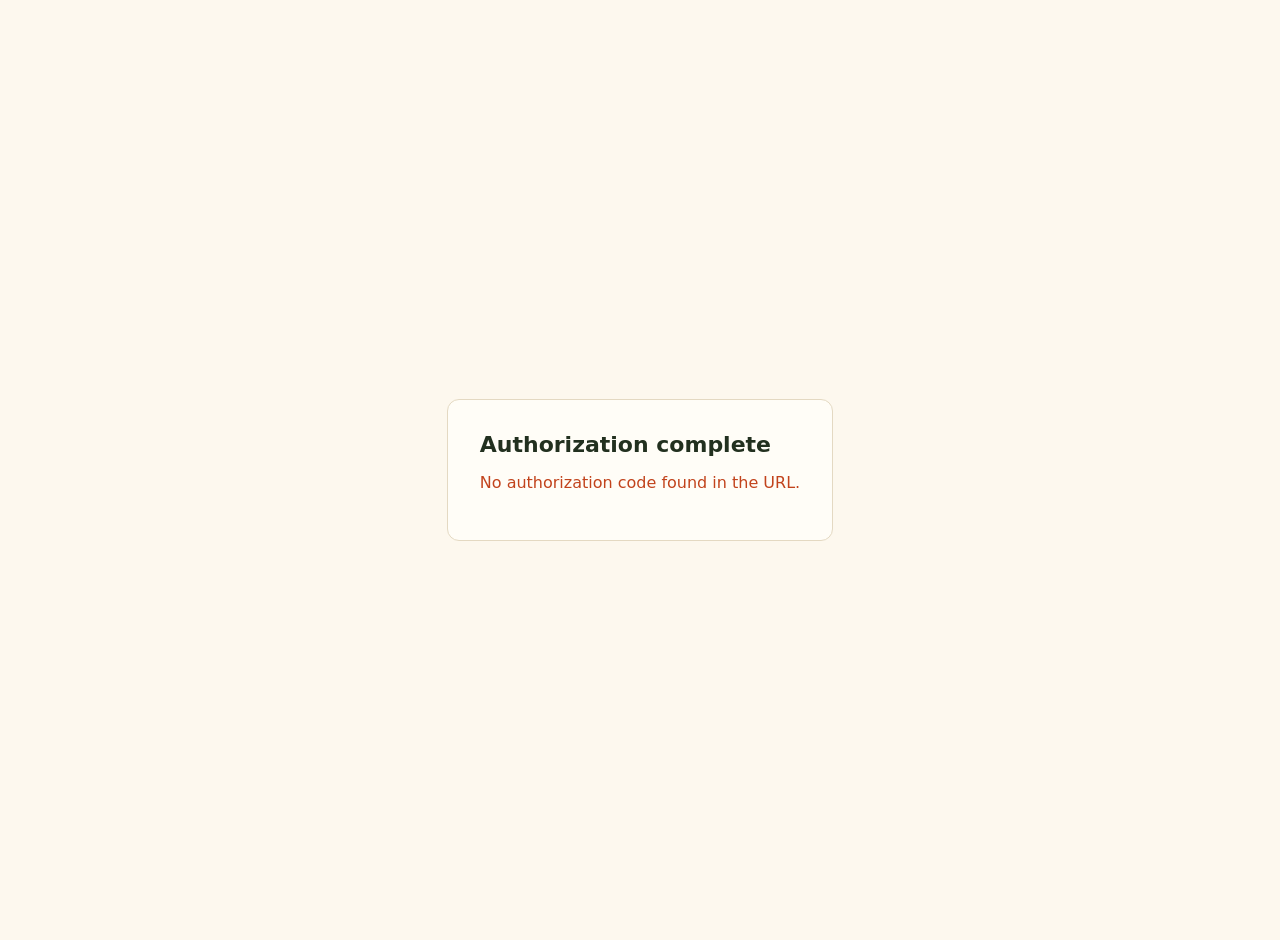
<file: oauth-callback.html>
<!DOCTYPE html>
<html lang="en">
<head>
<meta charset="UTF-8" />
<title>The 956 — Authorization</title>
<style>
  body { font-family: system-ui, sans-serif; background: #fdf8ee; color: #22301f; display: flex; align-items: center; justify-content: center; min-height: 100vh; margin: 0; padding: 20px; }
  .box { max-width: 560px; background: #fffdf7; border: 1px solid #e4d9c2; border-radius: 12px; padding: 32px; }
  h1 { font-size: 22px; margin: 0 0 12px; }
  code { display: block; background: #f7efdd; border: 1px solid #e4d9c2; border-radius: 8px; padding: 16px; word-break: break-all; font-size: 14px; margin: 16px 0; user-select: all; }
  button { background: #1d4a33; color: #fff; border: none; border-radius: 8px; padding: 10px 18px; font-size: 15px; cursor: pointer; }
  .err { color: #c2431c; }
</style>
</head>
<body>
  <div class="box">
    <h1>Authorization complete</h1>
    <div id="content">Reading response...</div>
  </div>
<script>
  const params = new URLSearchParams(location.search);
  const code = params.get("code");
  const error = params.get("error") || params.get("error_message");
  const el = document.getElementById("content");
  if (code) {
    el.innerHTML = `
      <p>Copy the code below and paste it back into the chat:</p>
      <code id="code">${code}</code>
      <button onclick="navigator.clipboard.writeText(document.getElementById('code').textContent)">Copy</button>
    `;
  } else if (error) {
    el.innerHTML = `<p class="err">Authorization was not completed: ${error}</p>`;
  } else {
    el.innerHTML = `<p class="err">No authorization code found in the URL.</p>`;
  }
</script>
</body>
</html>
</file>
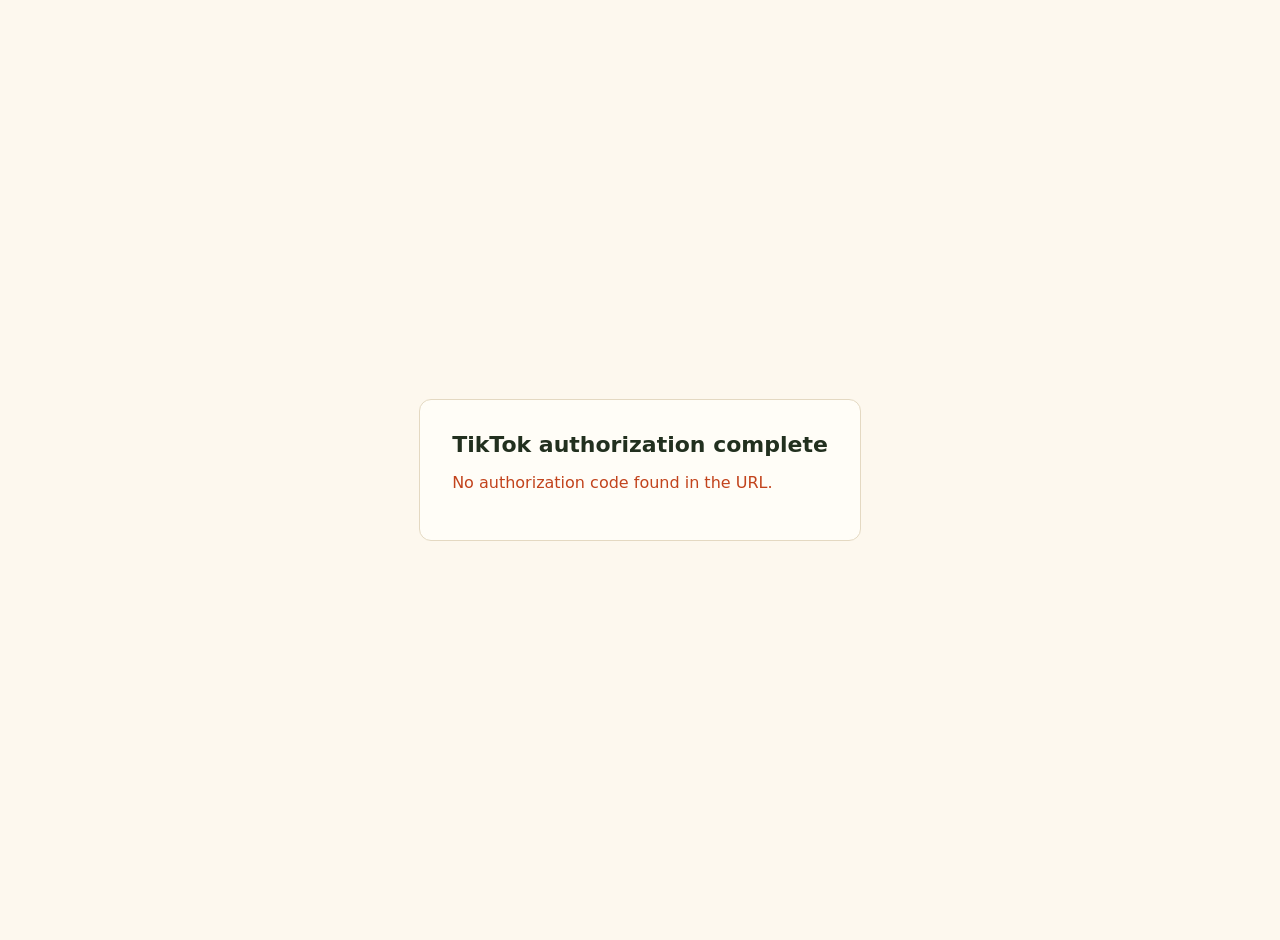
<file: tiktok-oauth-callback.html>
<!DOCTYPE html>
<html lang="en">
<head>
<meta charset="UTF-8" />
<title>The 956 — TikTok Authorization</title>
<style>
  body { font-family: system-ui, sans-serif; background: #fdf8ee; color: #22301f; display: flex; align-items: center; justify-content: center; min-height: 100vh; margin: 0; padding: 20px; }
  .box { max-width: 560px; background: #fffdf7; border: 1px solid #e4d9c2; border-radius: 12px; padding: 32px; }
  h1 { font-size: 22px; margin: 0 0 12px; }
  code { display: block; background: #f7efdd; border: 1px solid #e4d9c2; border-radius: 8px; padding: 16px; word-break: break-all; font-size: 14px; margin: 16px 0; user-select: all; }
  button { background: #1d4a33; color: #fff; border: none; border-radius: 8px; padding: 10px 18px; font-size: 15px; cursor: pointer; }
  .err { color: #c2431c; }
</style>
</head>
<body>
  <div class="box">
    <h1>TikTok authorization complete</h1>
    <div id="content">Reading response...</div>
  </div>
<script>
  const params = new URLSearchParams(location.search);
  const code = params.get("code");
  const state = params.get("state");
  const error = params.get("error");
  const errorDescription = params.get("error_description");
  const el = document.getElementById("content");
  if (code) {
    el.innerHTML = `
      <p>Copy the code below and paste it back into the chat:</p>
      <code id="code">${code}</code>
      <button onclick="navigator.clipboard.writeText(document.getElementById('code').textContent)">Copy code</button>
      ${state ? `<p style="margin-top:16px;">state:</p><code id="state">${state}</code>` : ""}
    `;
  } else if (error) {
    el.innerHTML = `<p class="err">Authorization was not completed: ${error}${errorDescription ? " — " + errorDescription : ""}</p>`;
  } else {
    el.innerHTML = `<p class="err">No authorization code found in the URL.</p>`;
  }
</script>
</body>
</html>
</file>
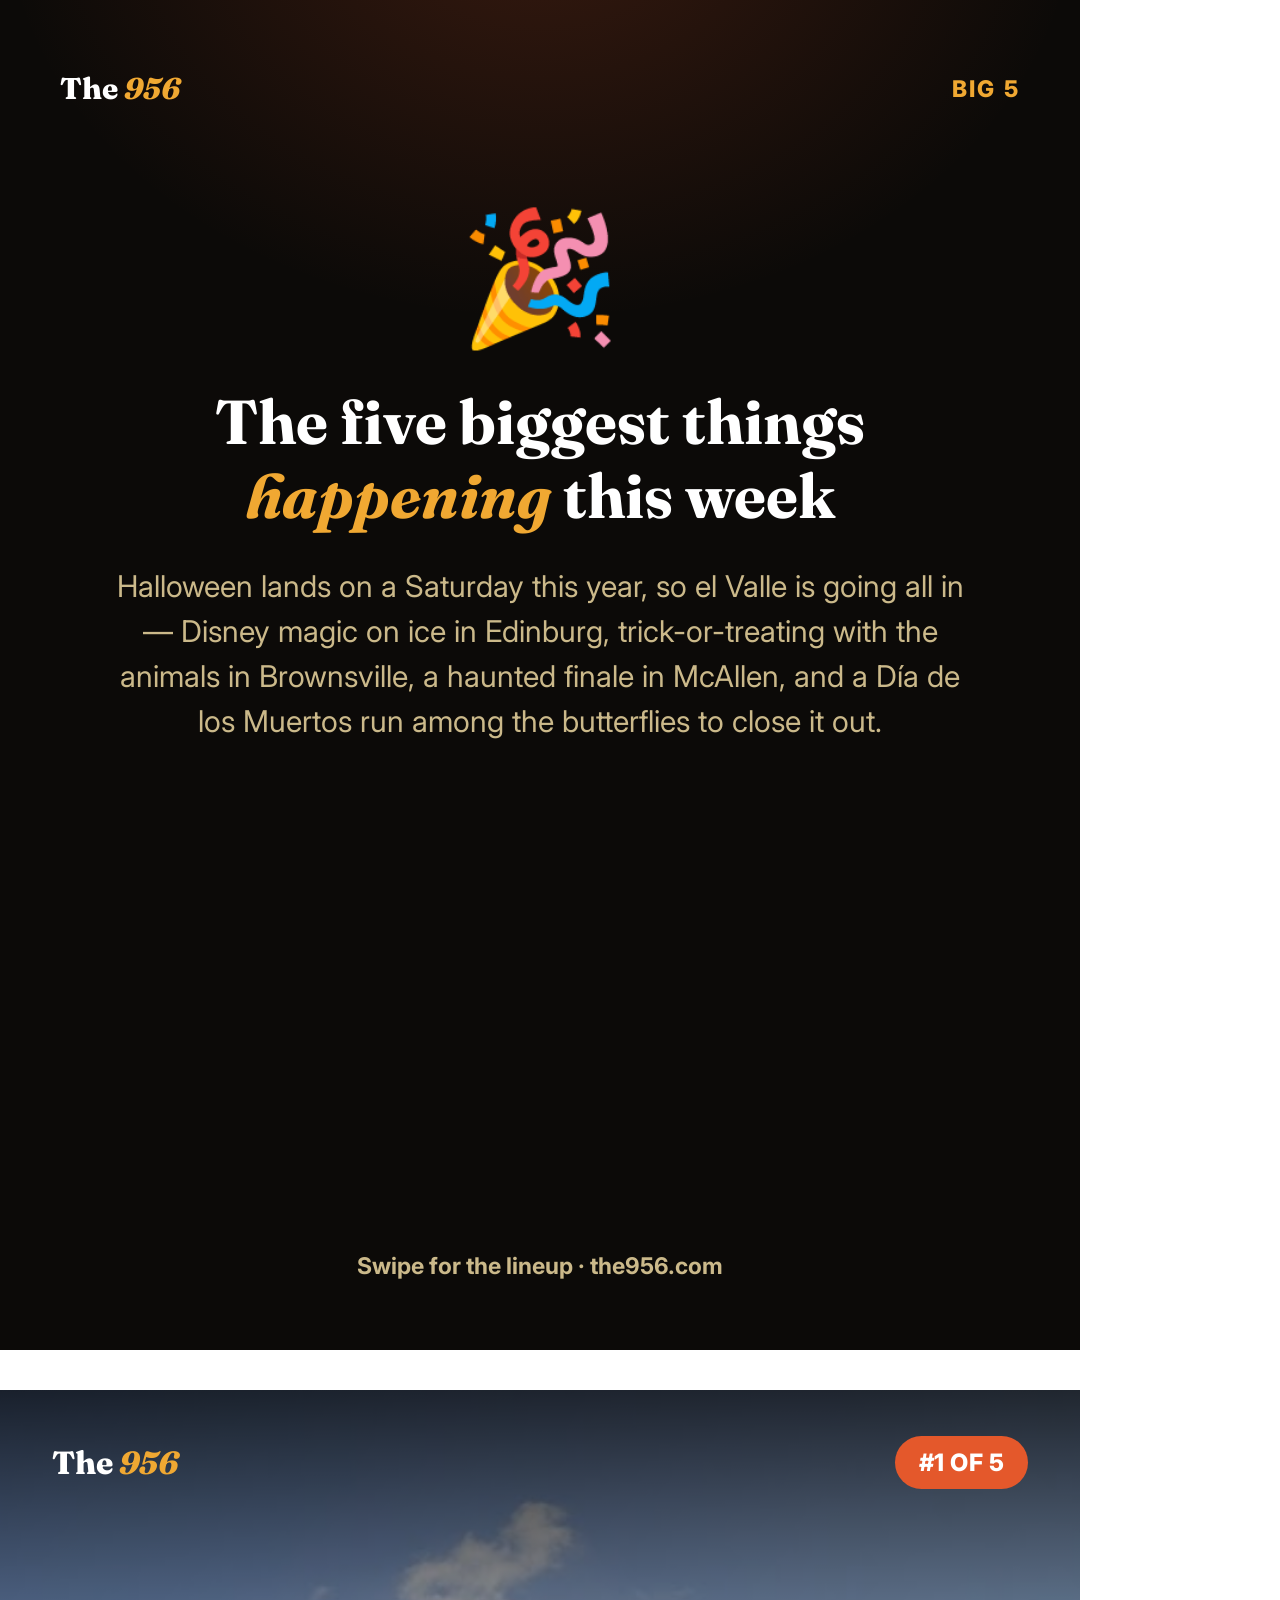
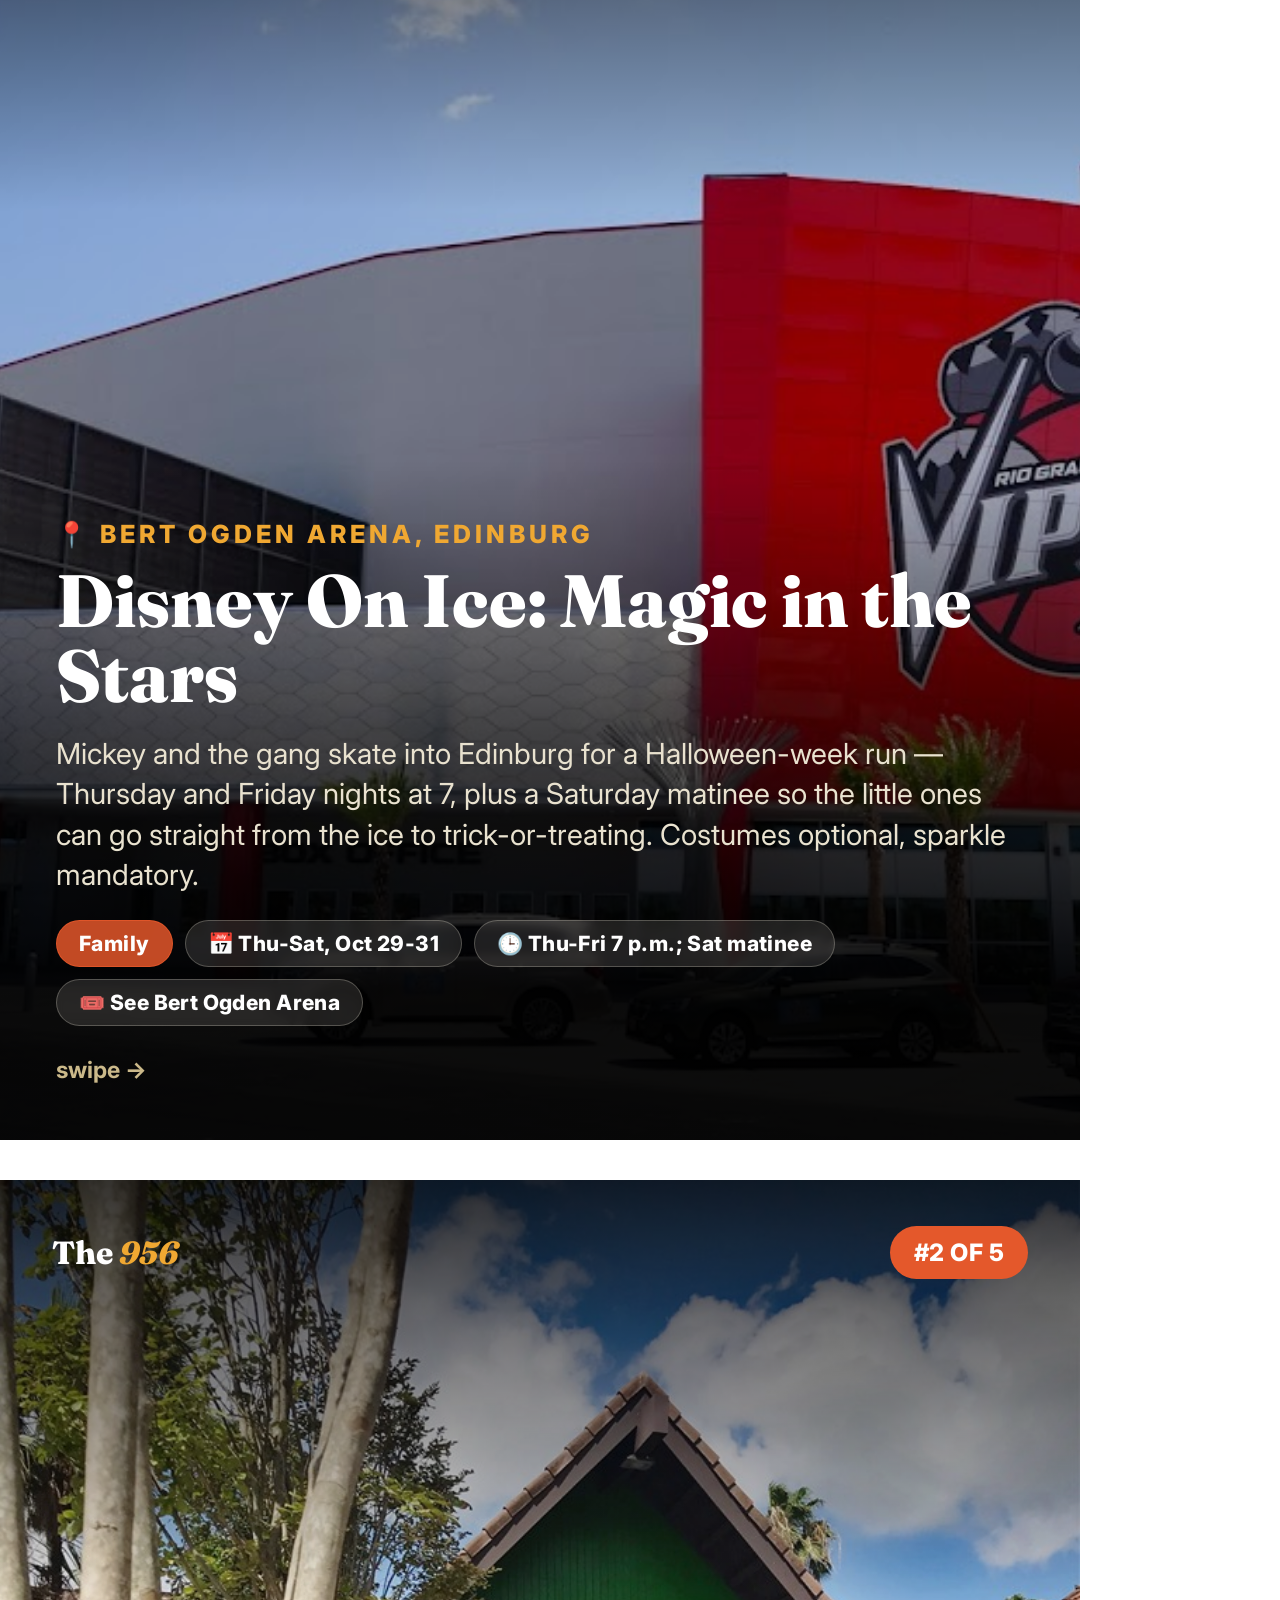
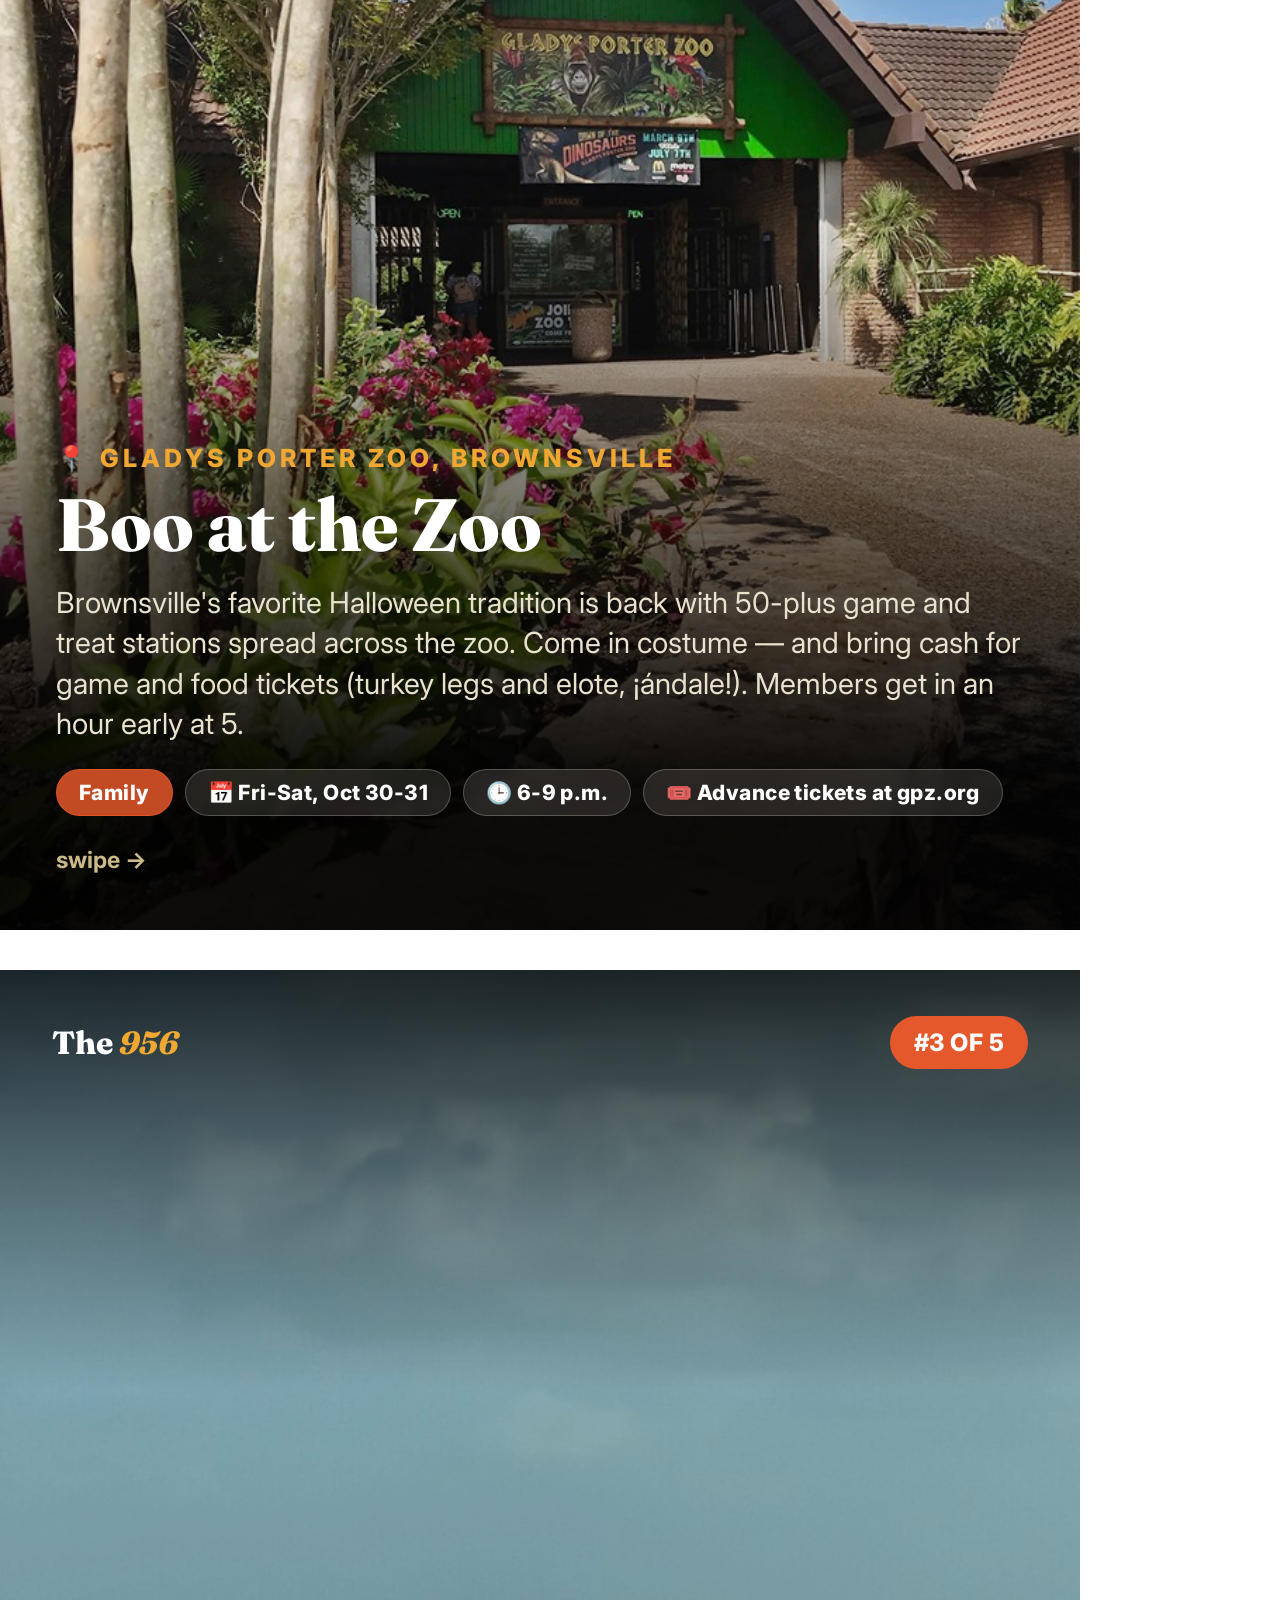
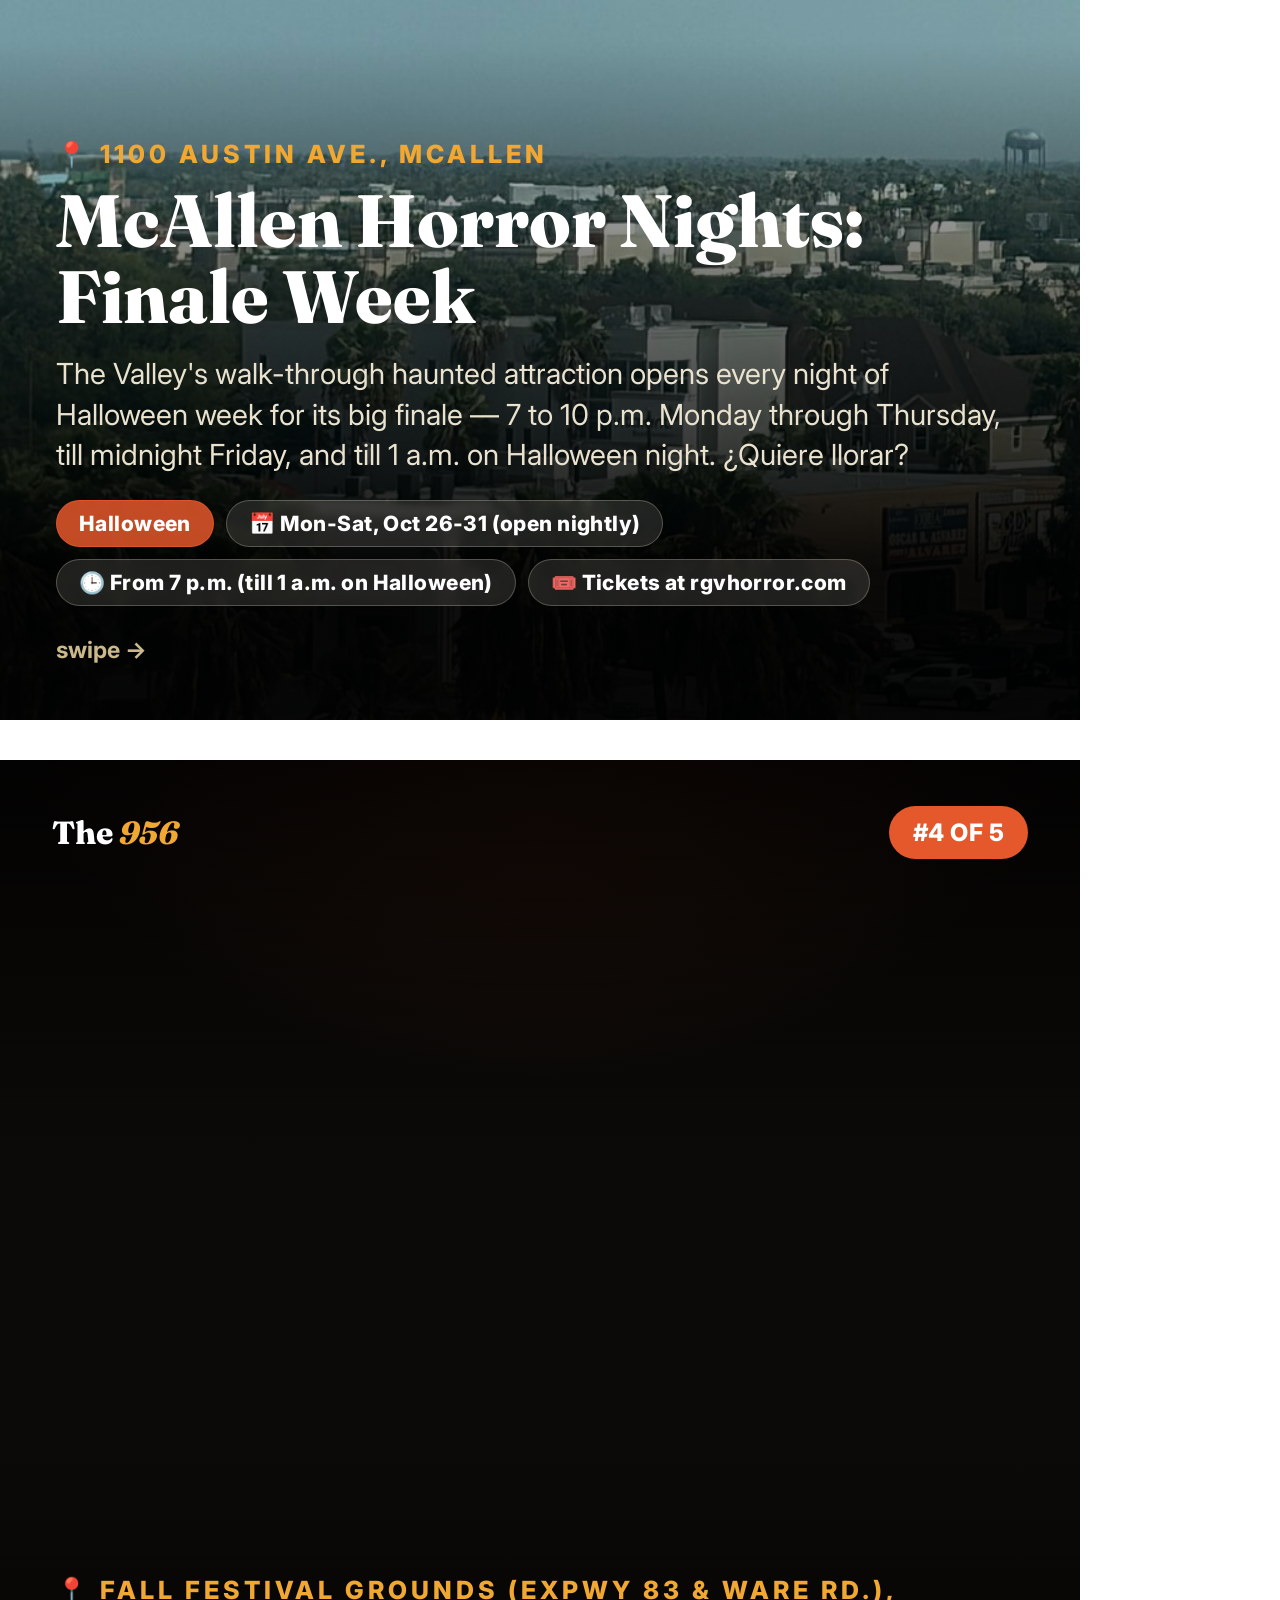
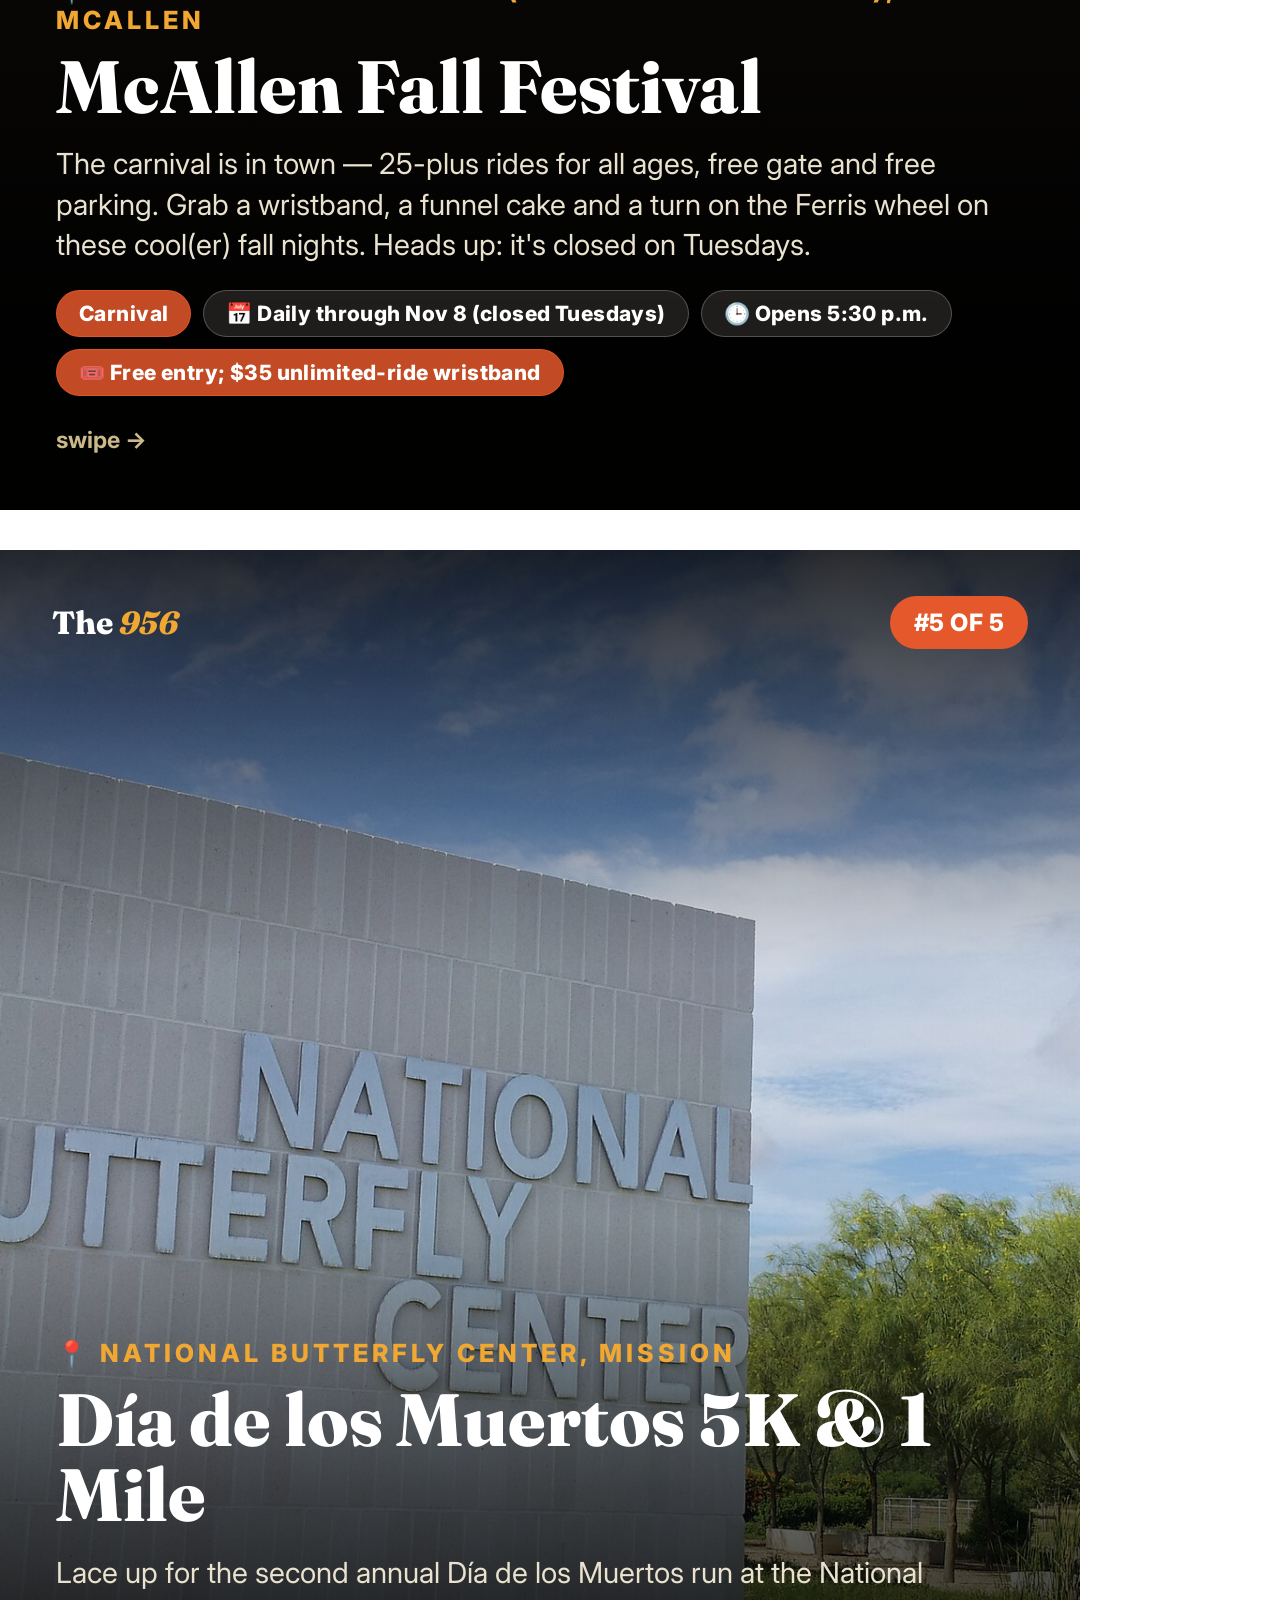
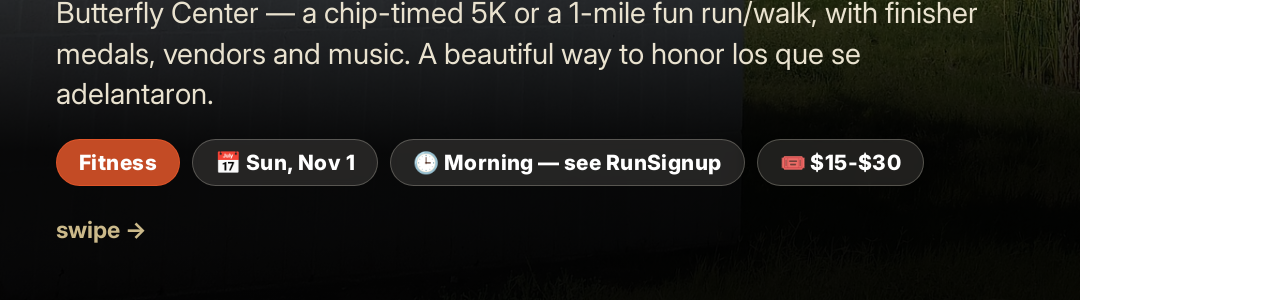
<file: social/big5-carousel.html>
<!DOCTYPE html>
<html lang="en">
<head>
<meta charset="UTF-8" />
<link href="https://fonts.googleapis.com/css2?family=Fraunces:opsz,wght,SOFT@9..144,300..900,50&family=Inter:wght@400;500;600;700;800&display=swap" rel="stylesheet" />
<style>
  :root {
    --ink: #f4ede0; --ink-soft: #cbb98a; --sunset: #e4582b; --citrus: #f0a832;
    --dark: #0c0a08; --dark-2: #17130f; --line: rgba(244,237,224,0.16);
    --serif: "Fraunces", Georgia, serif; --sans: "Inter", system-ui, sans-serif;
  }
  * { box-sizing: border-box; margin: 0; padding: 0; }
  body { font-family: var(--sans); }
  .slide { width: 1080px; height: 1350px; background: var(--dark); position: relative; overflow: hidden; }
  .slide + .slide { margin-top: 40px; }

  .bg-photo { position: absolute; inset: 0; width: 100%; height: 100%; object-fit: cover; filter: brightness(0.92); }
  .scrim-top { position: absolute; top: 0; left: 0; right: 0; height: 420px; background: linear-gradient(180deg, rgba(0,0,0,0.78) 0%, transparent 100%); }
  .scrim-bot { position: absolute; bottom: 0; left: 0; right: 0; height: 680px; background: linear-gradient(0deg, rgba(0,0,0,0.94) 22%, rgba(0,0,0,0.55) 60%, transparent 100%); }
  .glow-bg { position: absolute; inset: 0; background: radial-gradient(ellipse 900px 700px at 50% -100px, rgba(228,88,43,0.20) 0%, transparent 60%), var(--dark); }

  .top-row { position: absolute; top: 46px; left: 52px; right: 52px; display: flex; justify-content: space-between; align-items: center; z-index: 2; }
  .top-row .brand { font-family: var(--serif); font-weight: 800; font-size: 32px; color: #fff; }
  .top-row .brand em { color: var(--citrus); font-style: italic; }
  .top-row .rankpill { background: var(--sunset); color: #fff; font-weight: 800; font-size: 24px; padding: 12px 24px; border-radius: 999px; letter-spacing: 0.02em; }

  .content { position: absolute; bottom: 56px; left: 56px; right: 56px; z-index: 2; }
  .content .overline { font-size: 25px; font-weight: 800; letter-spacing: 0.16em; color: var(--citrus); text-transform: uppercase; }
  .content h1 { font-family: var(--serif); font-weight: 800; font-size: 74px; line-height: 1.02; color: #fff; margin-top: 14px; }
  .content h1 em { color: var(--citrus); font-style: italic; }
  .content .sub { font-size: 29px; color: #e9e2cf; margin-top: 20px; line-height: 1.4; }
  .content .foot { margin-top: 30px; font-size: 23px; font-weight: 700; color: var(--ink-soft); }

  .badge-row { margin-top: 24px; display: flex; flex-wrap: wrap; gap: 12px; }
  .pill { font-size: 21px; font-weight: 800; letter-spacing: 0.02em; padding: 10px 22px; border-radius: 999px; background: rgba(244,237,224,0.12); color: #fff; border: 1.5px solid rgba(244,237,224,0.25); backdrop-filter: blur(4px); }
  .pill.hot { background: rgba(228,88,43,0.85); border-color: rgba(228,88,43,0.85); }

  /* no-photo slides (cover) */
  .flat { display: flex; flex-direction: column; padding: 70px 60px; }
  .flat .band { display: flex; justify-content: space-between; align-items: center; }
  .flat .band .brand { font-family: var(--serif); font-weight: 800; font-size: 30px; color: #fff; }
  .flat .band .brand em { color: var(--citrus); font-style: italic; }
  .flat .band .tag { font-size: 23px; font-weight: 800; letter-spacing: 0.1em; color: var(--citrus); text-transform: uppercase; }

  .cover-emoji { text-align: center; font-size: 130px; margin-top: 90px; }
  .cover-hook { text-align: center; font-family: var(--serif); font-weight: 700; font-size: 62px; color: #fff; margin-top: 30px; padding: 0 20px; line-height: 1.2; }
  .cover-hook em { color: var(--citrus); font-style: italic; }
  .cover-body { text-align: center; font-size: 30px; color: var(--ink-soft); margin-top: 30px; padding: 0 40px; line-height: 1.5; }
  .cover-footer { margin-top: auto; text-align: center; font-size: 23px; font-weight: 700; color: var(--ink-soft); }
</style>
</head>
<body>
<script>
(async () => {
  const events = await fetch("../data/staged/events.json", { cache: "no-store" }).then(r => r.json());
  const items = [...events.events].sort((a, b) => a.rank - b.rank);
  const total = items.length;

  const cover = document.createElement("div");
  cover.className = "slide flat";
  cover.id = "slide-0";
  cover.innerHTML = `
    <div class="glow-bg" style="position:absolute;"></div>
    <div style="position:relative;z-index:2;display:flex;flex-direction:column;height:100%;">
      <div class="band"><div class="brand">The <em>956</em></div><div class="tag">Big 5</div></div>
      <div class="cover-emoji">🎉</div>
      <div class="cover-hook">The five biggest things<br><em>happening</em> this week</div>
      <div class="cover-body">${events.section_note}</div>
      <div class="cover-footer">Swipe for the lineup · the956.com</div>
    </div>
  `;
  document.body.appendChild(cover);

  items.forEach((e, i) => {
    const slide = document.createElement("div");
    slide.className = "slide";
    slide.id = "slide-" + (i + 1);
    const pills = [
      `<span class="pill hot">${e.tag}</span>`,
      `<span class="pill">📅 ${e.date}</span>`,
      `<span class="pill">🕒 ${e.time}</span>`,
      /free/i.test(e.price) ? `<span class="pill hot">🎟️ ${e.price}</span>` : `<span class="pill">🎟️ ${e.price}</span>`,
    ];
    slide.innerHTML = `
      ${e.photo ? `<img class="bg-photo" src="photos/${e.photo}" onerror="this.remove()">` : `<div class="glow-bg"></div>`}
      <div class="scrim-top"></div>
      <div class="scrim-bot"></div>
      <div class="top-row">
        <div class="brand">The <em>956</em></div>
        <div class="rankpill">#${e.rank} OF ${total}</div>
      </div>
      <div class="content">
        <div class="overline">📍 ${e.venue}, ${e.city}</div>
        <h1>${e.title}</h1>
        <div class="sub">${e.blurb}</div>
        <div class="badge-row">${pills.join("")}</div>
        <div class="foot">swipe →</div>
      </div>
    `;
    document.body.appendChild(slide);
  });

  const only = new URLSearchParams(location.search).get("slide");
  if (only !== null) {
    document.querySelectorAll(".slide").forEach((s) => {
      s.style.display = s.id === "slide-" + only ? "block" : "none";
      s.style.margin = "0";
    });
  }
})();
</script>
</body>
</html>
</file>
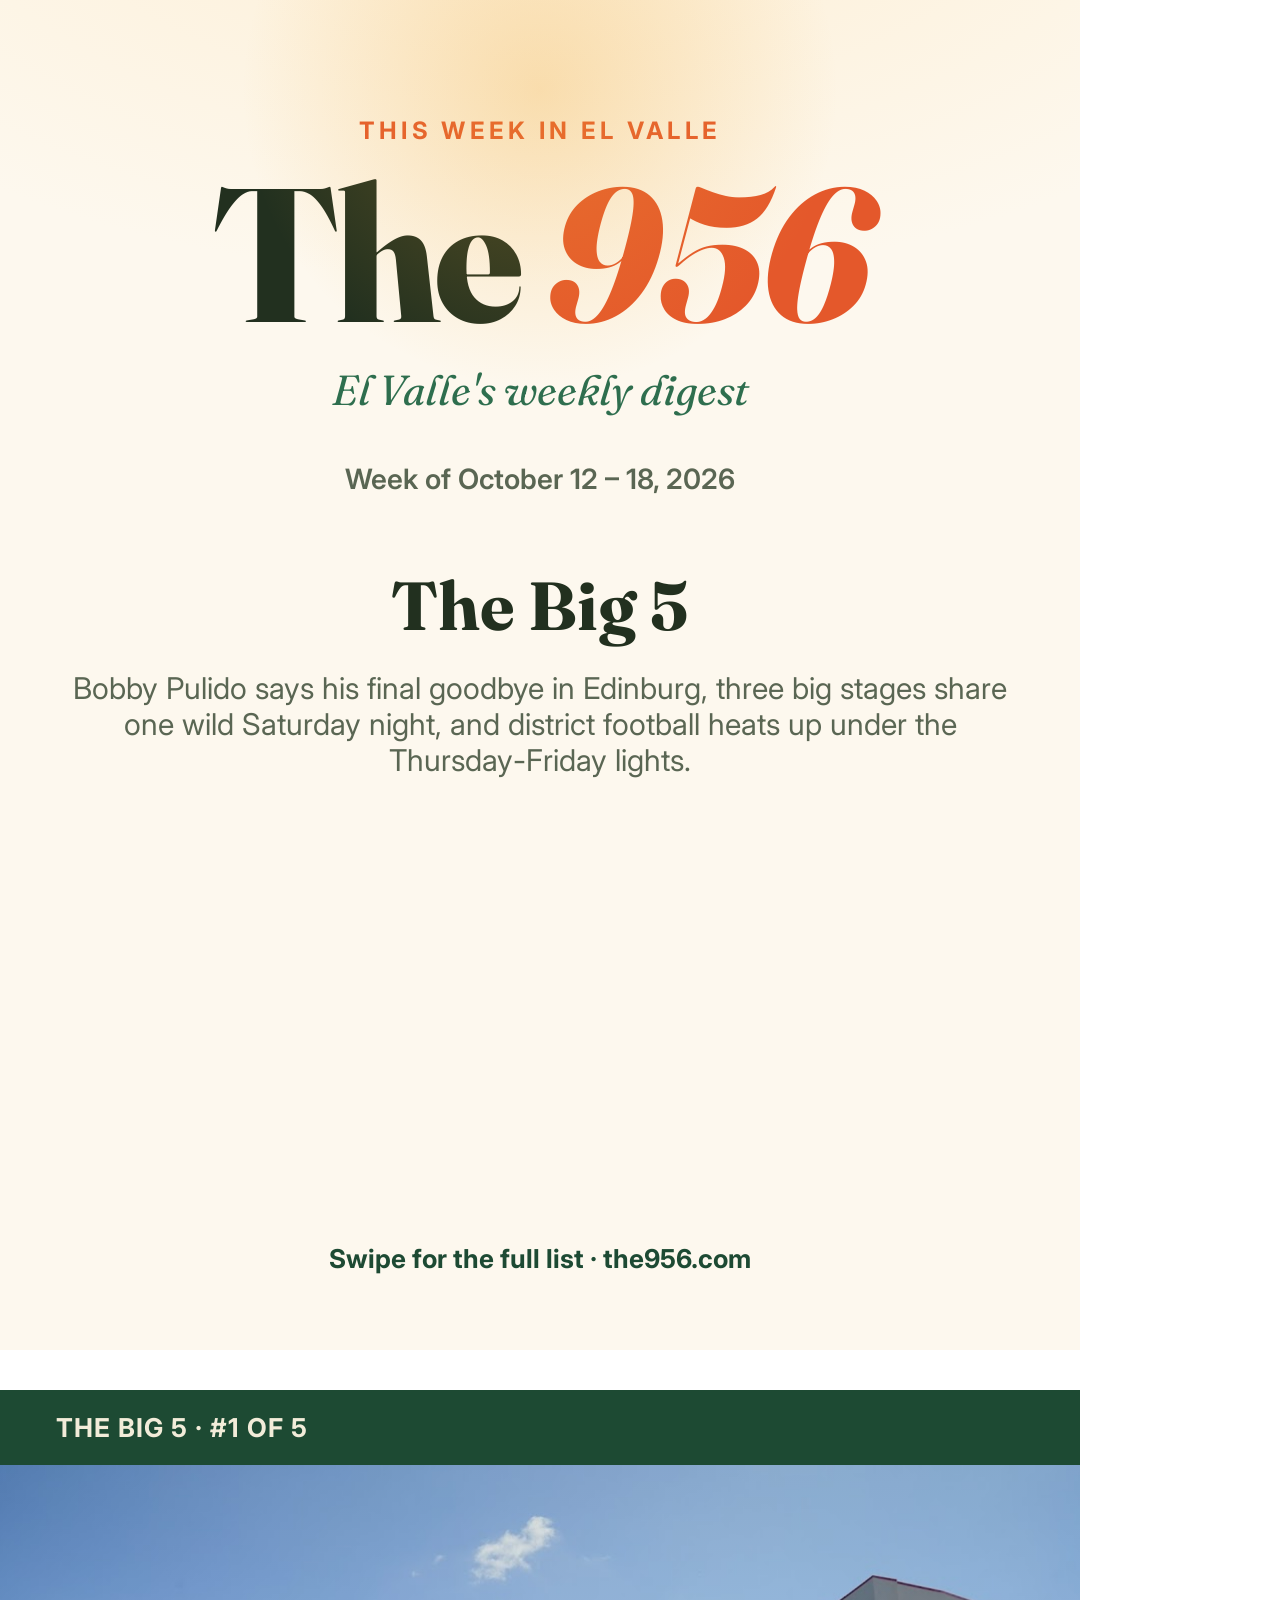
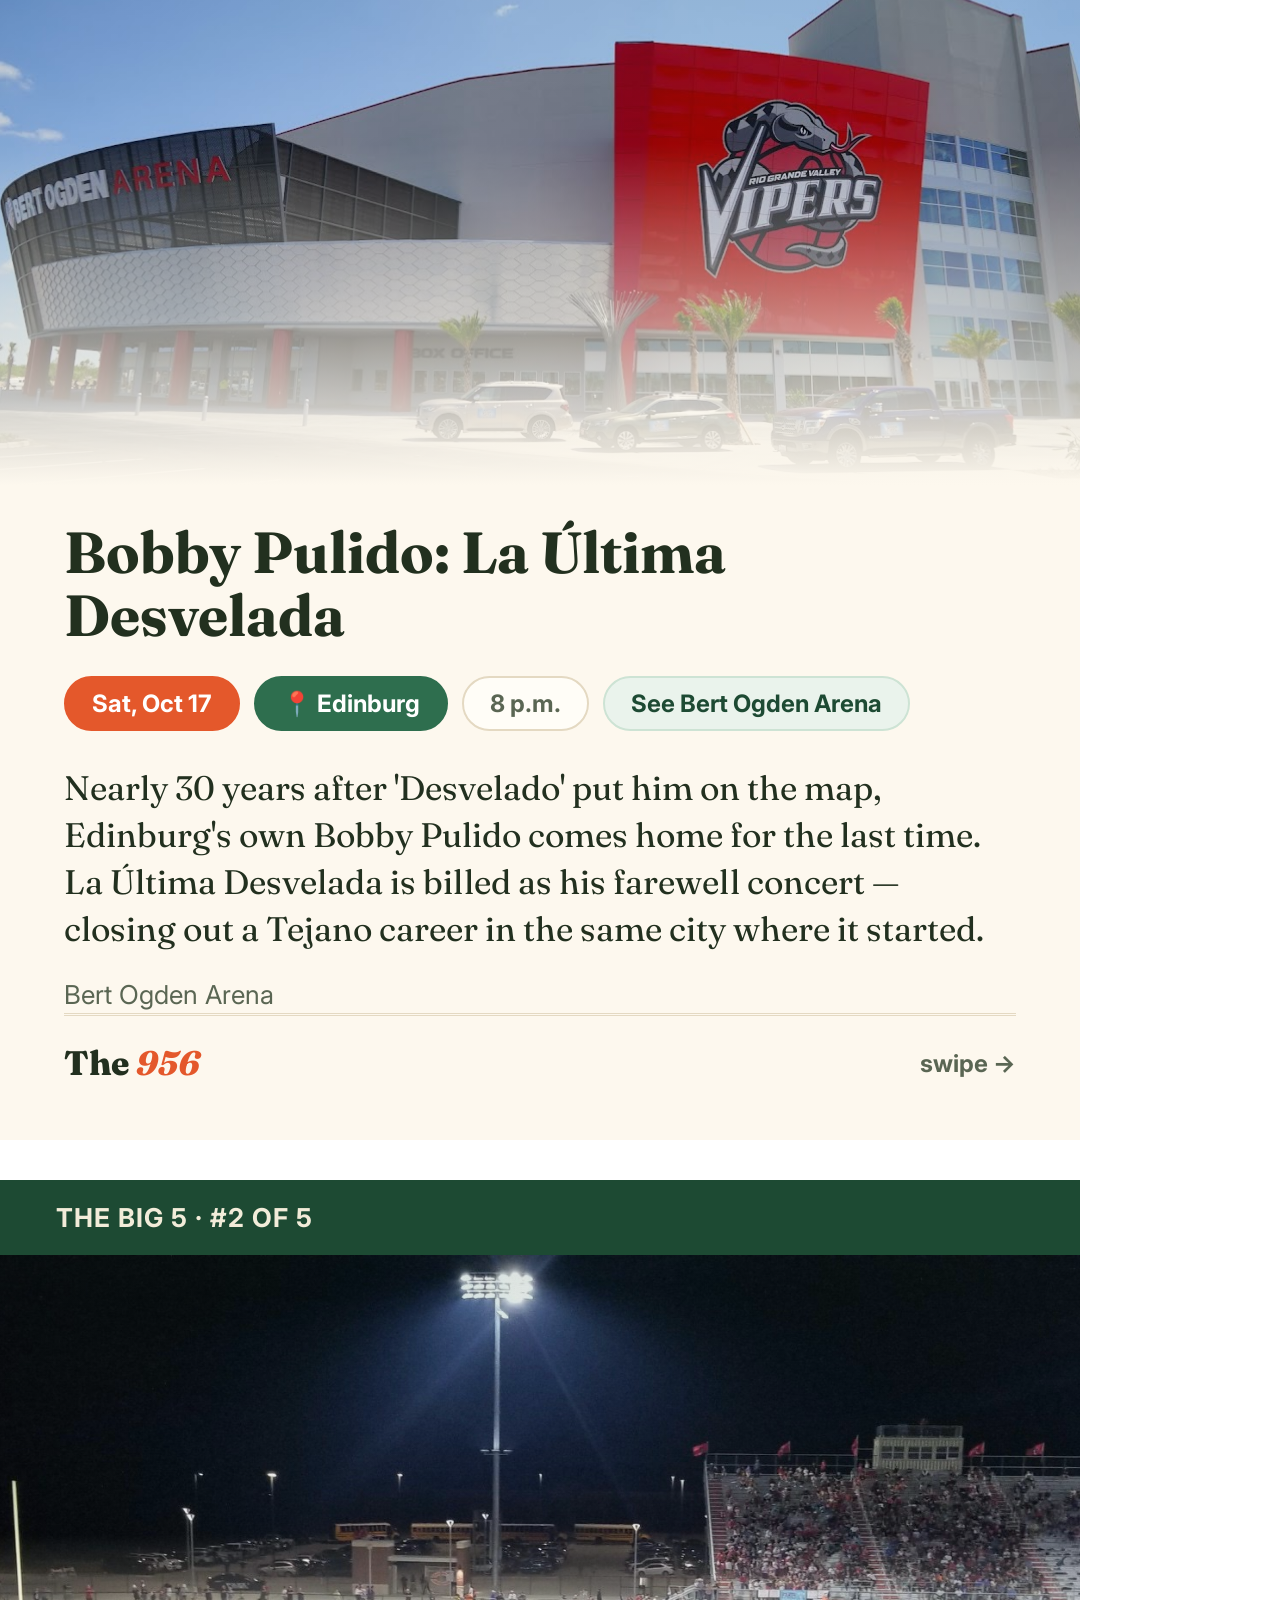
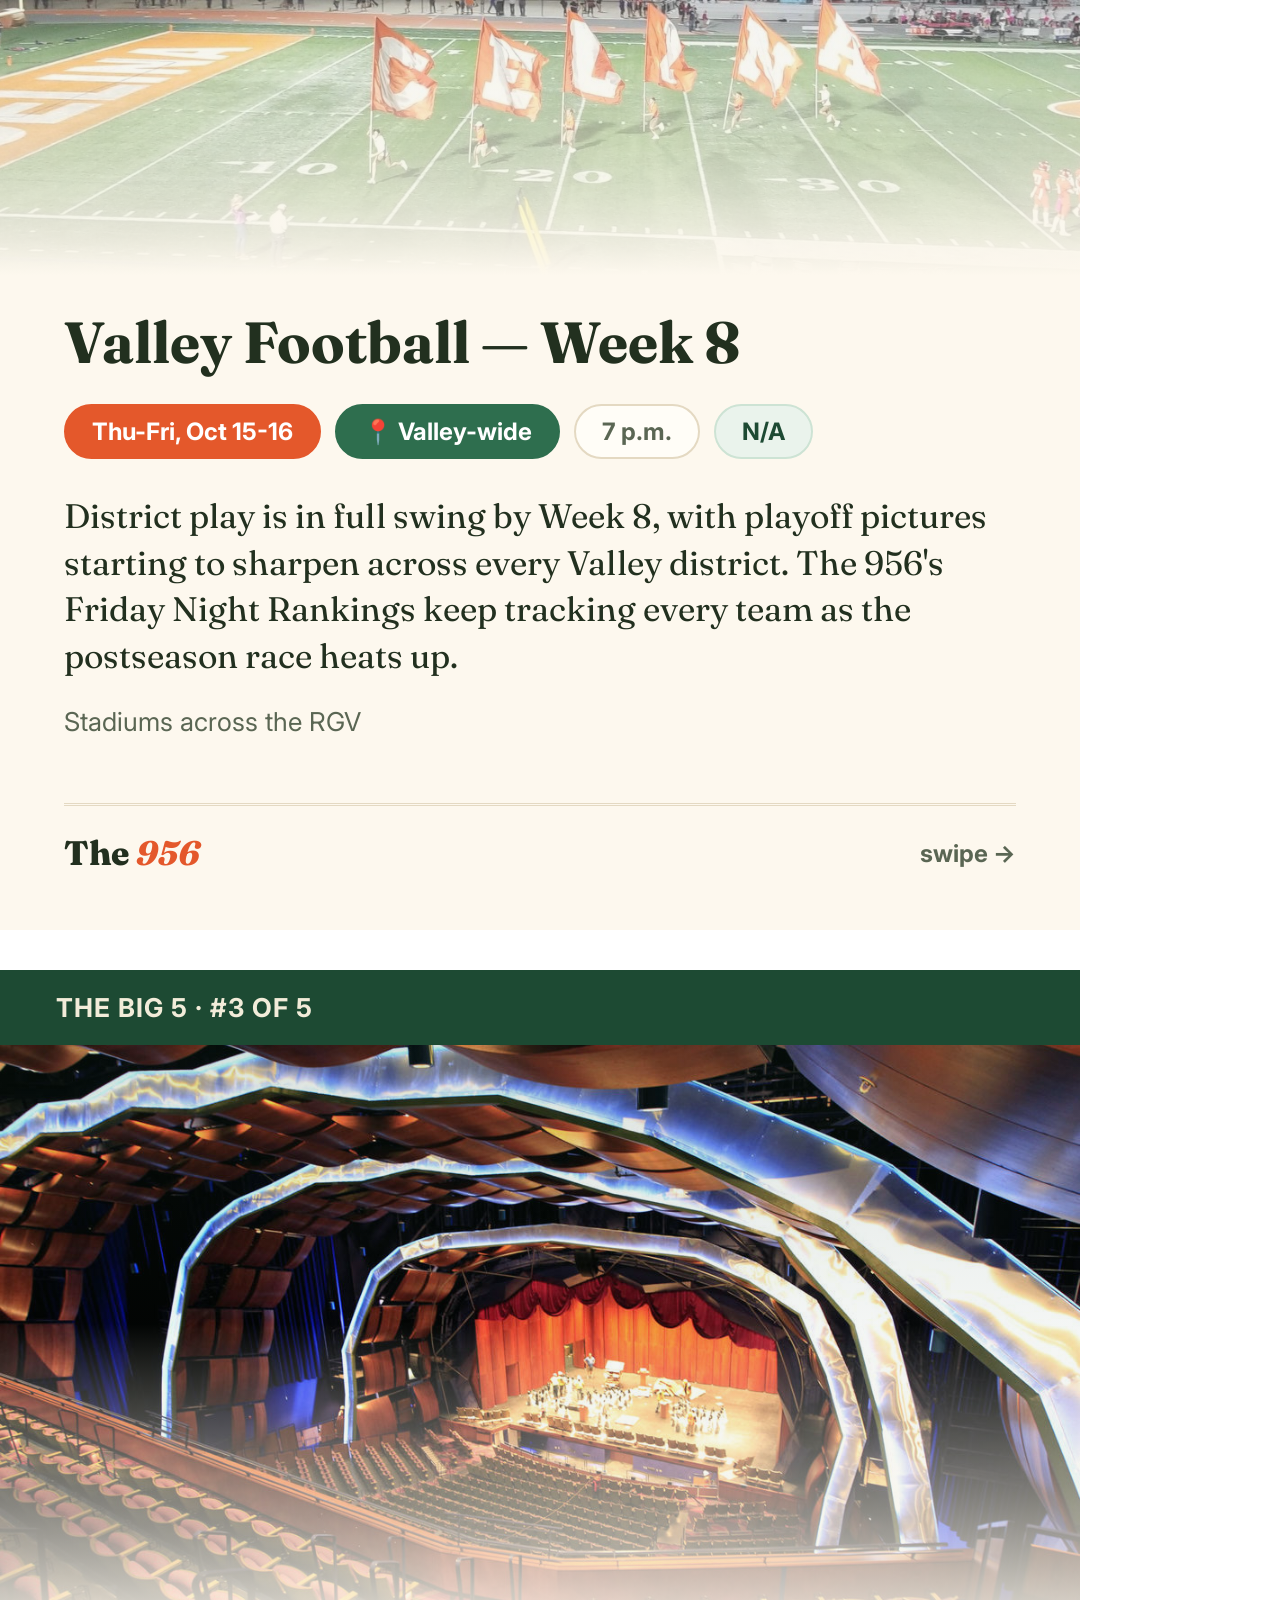
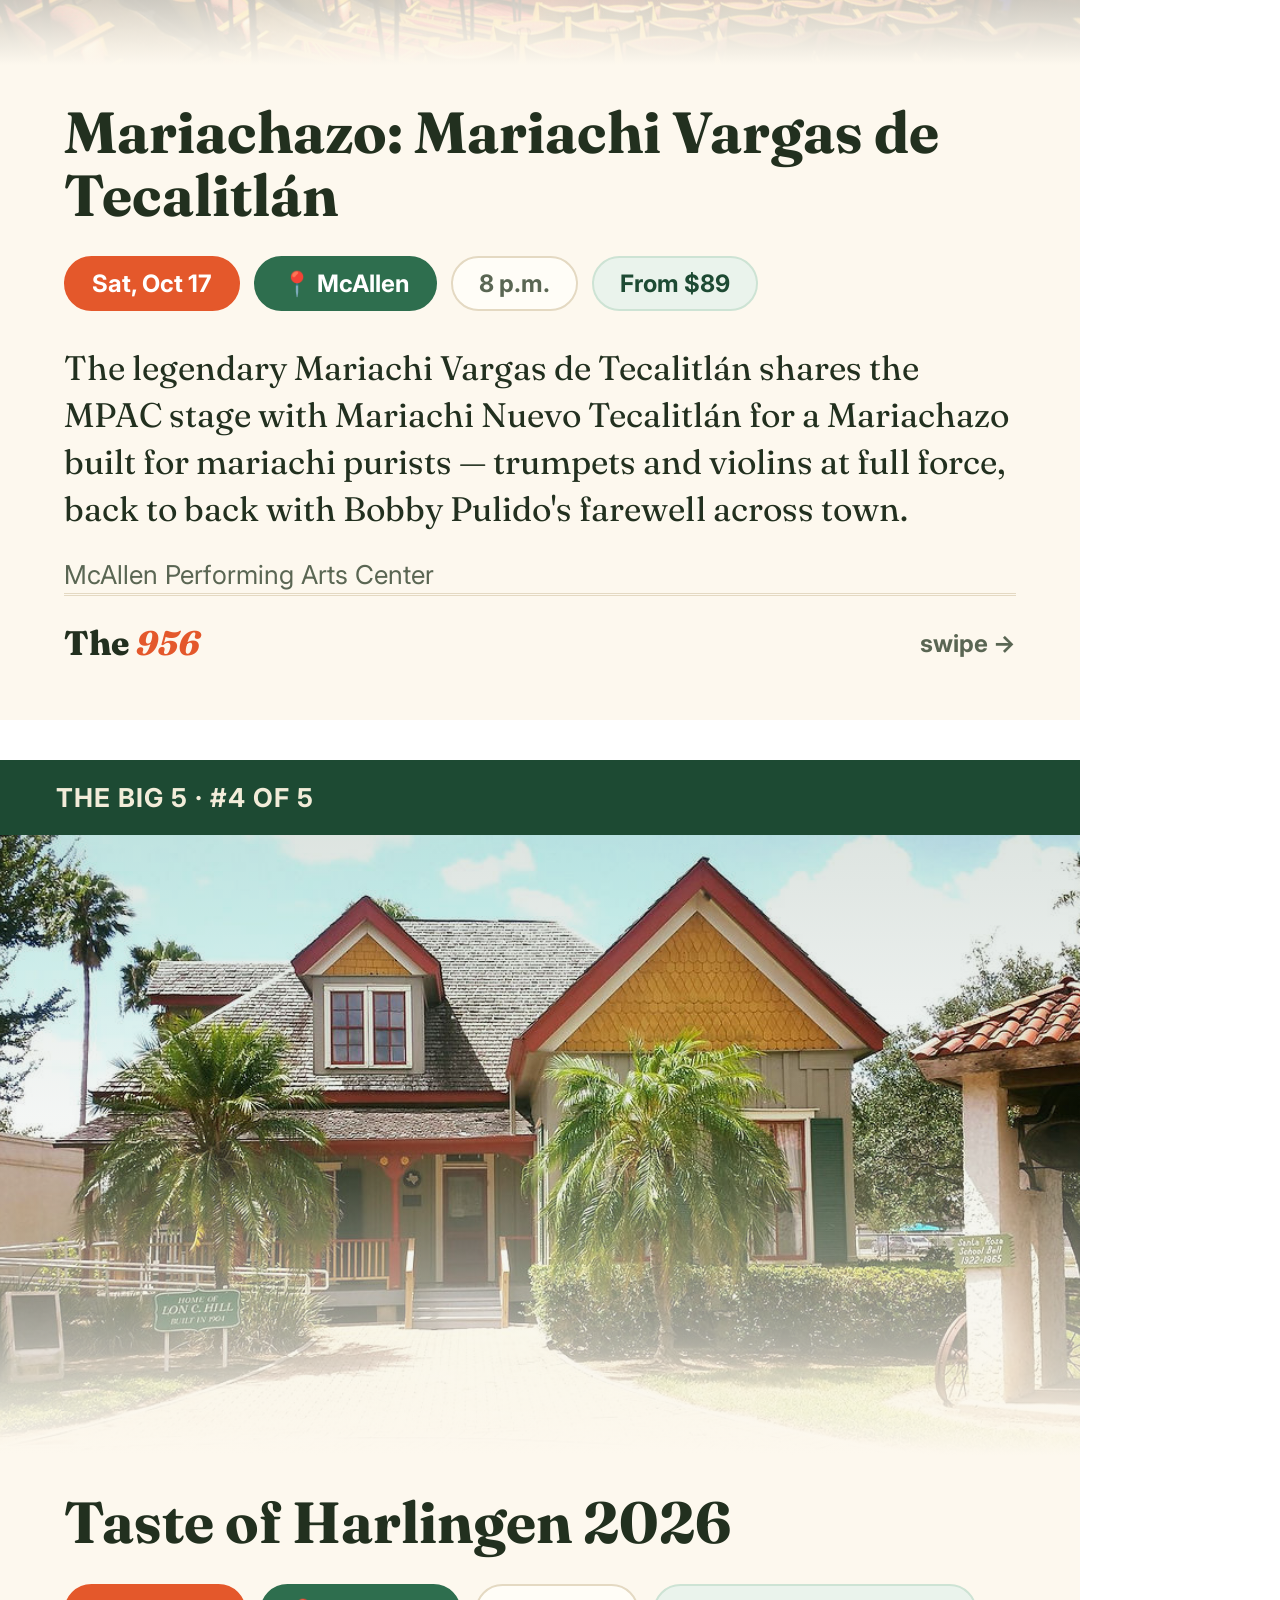
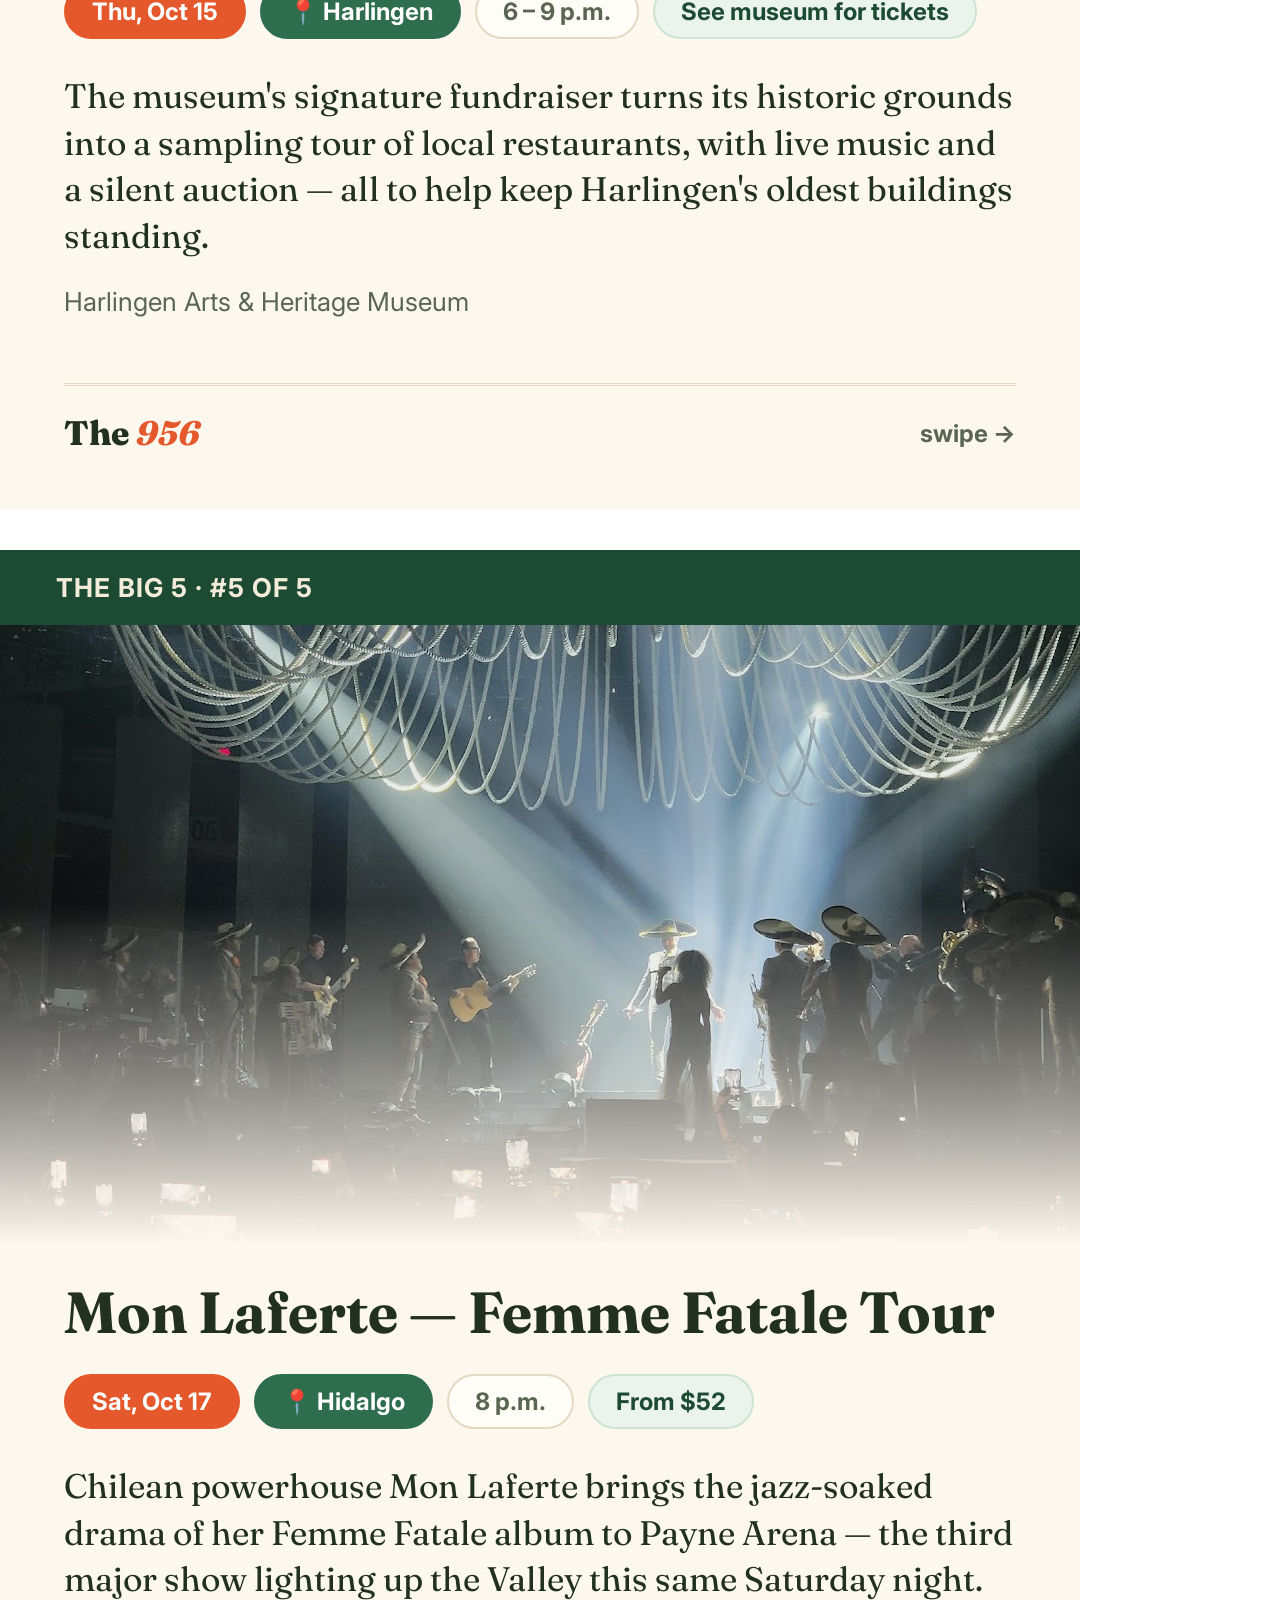
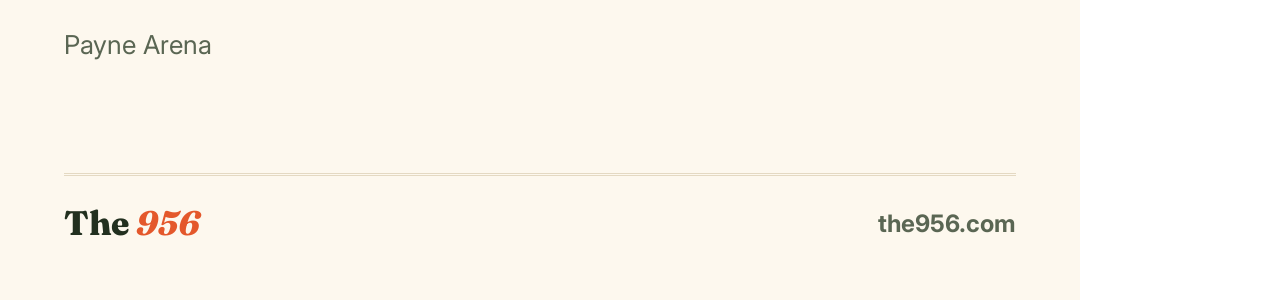
<file: social/carousel-preview.html>
<!DOCTYPE html>
<html lang="en">
<head>
<meta charset="UTF-8" />
<link href="https://fonts.googleapis.com/css2?family=Fraunces:opsz,wght,SOFT@9..144,300..900,50&family=Inter:wght@400;500;600;700;800&display=swap" rel="stylesheet" />
<style>
  :root {
    --paper: #fdf8ee; --paper-2: #f7efdd; --ink: #22301f; --ink-soft: #5a6653;
    --sunset: #e4582b; --sunset-deep: #c2431c; --citrus: #f0a832;
    --palm: #2e6e4e; --palm-deep: #1d4a33; --card: #fffdf7; --line: #e4d9c2;
    --serif: "Fraunces", Georgia, serif; --sans: "Inter", system-ui, sans-serif;
  }
  * { box-sizing: border-box; margin: 0; padding: 0; }
  body { font-family: var(--sans); }
  .slide {
    width: 1080px; height: 1350px;
    background: var(--paper);
    background-image: radial-gradient(ellipse 1400px 700px at 50% -150px, #fdeed3 0%, var(--paper) 62%);
    display: flex; flex-direction: column;
    position: relative; overflow: hidden;
  }
  .slide + .slide { margin-top: 40px; }
  .band {
    background: var(--palm-deep); color: #f2ecd9;
    font-family: var(--sans); font-weight: 700; font-size: 26px;
    letter-spacing: 0.04em; padding: 22px 56px;
  }
  .pad { padding: 56px 64px; flex: 1; display: flex; flex-direction: column; }
  .sun {
    position: absolute; top: -220px; left: 50%; transform: translateX(-50%);
    width: 620px; height: 620px; border-radius: 50%;
    background: radial-gradient(circle, rgba(240,168,50,0.30) 0%, rgba(240,168,50,0) 68%);
  }

  /* cover */
  .cover-mast { text-align: center; margin-top: 60px; }
  .cover-mast .overline { font-size: 24px; font-weight: 700; letter-spacing: 0.18em; color: var(--sunset); text-transform: uppercase; }
  .cover-mast h1 { font-family: var(--serif); font-weight: 800; font-size: 190px; line-height: 0.95; letter-spacing: -0.02em; color: var(--ink); margin-top: 18px; }
  .cover-mast h1 em { color: var(--sunset); font-style: italic; }
  .cover-mast .tag { font-family: var(--serif); font-style: italic; font-size: 42px; color: var(--palm); margin-top: 20px; }
  .cover-week { text-align: center; font-size: 28px; font-weight: 600; color: var(--ink-soft); margin-top: 46px; }
  .cover-headline { text-align: center; font-family: var(--serif); font-weight: 700; font-size: 68px; color: var(--ink); margin-top: 70px; padding: 0 40px; line-height: 1.15; }
  .cover-sub { text-align: center; font-size: 30px; color: var(--ink-soft); margin-top: 26px; }
  .cover-footer { margin-top: auto; text-align: center; padding-bottom: 20px; font-size: 26px; font-weight: 700; color: var(--palm-deep); }

  /* event slide */
  .ev-photo {
    position: relative; width: 100%; height: 620px; flex-shrink: 0; overflow: hidden;
    background: linear-gradient(135deg, var(--palm) 0%, var(--palm-deep) 100%);
    display: flex; align-items: center; justify-content: center;
  }
  .ev-photo.warm { background: linear-gradient(135deg, var(--sunset) 0%, var(--sunset-deep) 100%); }
  .ev-photo img { width: 100%; height: 100%; object-fit: cover; display: block; position: relative; z-index: 1; }
  .ev-photo-emoji {
    position: absolute; inset: 0; display: flex; align-items: center; justify-content: center;
    font-size: 340px; line-height: 1; opacity: 0.4; filter: drop-shadow(0 12px 30px rgba(0,0,0,0.15));
    transform: rotate(-6deg);
  }
  .ev-photo-tint {
    position: absolute; inset: 0; z-index: 2;
    background: linear-gradient(180deg, rgba(29,74,51,0.15) 0%, rgba(29,74,51,0.05) 45%, var(--paper) 100%);
  }
  .ev-num {
    position: absolute; top: 36px; left: 40px;
    width: 140px; height: 140px; border-radius: 50%;
    display: flex; align-items: center; justify-content: center;
    font-family: var(--serif); font-weight: 900; font-size: 78px;
    background: var(--card); border: 6px solid var(--citrus); color: var(--citrus);
    box-shadow: 0 8px 24px rgba(0,0,0,0.25);
  }
  .ev-num.first { border-color: var(--sunset); color: var(--sunset); }
  .ev-pad { padding-top: 36px; }
  .ev-title { font-family: var(--serif); font-weight: 700; font-size: 58px; line-height: 1.08; color: var(--ink); }
  .chips { display: flex; flex-wrap: wrap; gap: 14px; margin-top: 30px; }
  .chip { font-size: 24px; font-weight: 700; padding: 11px 26px; border-radius: 999px; border: 2px solid var(--line); background: var(--card); color: var(--ink-soft); }
  .chip.date { background: var(--sunset); border-color: var(--sunset); color: #fff; }
  .chip.city { background: var(--palm); border-color: var(--palm); color: #fff; }
  .chip.free { background: #eaf3ec; border-color: #cde3d4; color: var(--palm-deep); }
  .ev-blurb { font-family: var(--serif); font-size: 34px; line-height: 1.38; color: var(--ink); margin-top: 34px; }
  .ev-venue { font-size: 26px; color: var(--ink-soft); margin-top: 26px; }
  .ev-footer { margin-top: auto; display: flex; justify-content: space-between; align-items: center; padding-top: 26px; border-top: 3px double var(--line); }
  .ev-footer .brand { font-family: var(--serif); font-weight: 800; font-size: 34px; color: var(--ink); }
  .ev-footer .brand em { color: var(--sunset); font-style: italic; }
  .ev-footer .swipe { font-size: 24px; font-weight: 700; color: var(--ink-soft); }
</style>
</head>
<body>

<script>
// Data-driven: reads data/events.json + data/meta.json (or data/staged/ with ?preview=staged)
// so this carousel can never drift from what the site actually shows.
(async () => {
  const staged = new URLSearchParams(location.search).get("preview") === "staged";
  const base = staged ? "../data/staged/" : "../data/";
  const [meta, eventsData] = await Promise.all([
    fetch(base + "meta.json", { cache: "no-store" }).then(r => r.json()),
    fetch(base + "events.json", { cache: "no-store" }).then(r => r.json()),
  ]);

  const cover = document.createElement("div");
  cover.className = "slide";
  cover.id = "slide-0";
  cover.innerHTML = `
    <div class="sun"></div>
    <div class="pad">
      <div class="cover-mast">
        <div class="overline">This Week in El Valle</div>
        <h1>The <em>956</em></h1>
        <div class="tag">${meta.tagline || "El Valle's weekly digest"}</div>
      </div>
      <div class="cover-week">Week of ${meta.week_of}</div>
      <div class="cover-headline">The Big 5</div>
      <div class="cover-sub">${eventsData.section_note}</div>
      <div class="cover-footer">Swipe for the full list · the956.com</div>
    </div>
  `;
  document.body.appendChild(cover);

  const TAG_EMOJI = {
    "Icon show": "🎤", "Homecoming": "🎤", "Live music": "🎶", "Free concert": "🎉",
    "Family": "🧸", "Fireworks": "🎆", "Market & music": "🎊", "Ticket alert": "🎟️",
  };
  const WARM_TAGS = new Set(["Icon show", "Homecoming", "Live music", "Free concert", "Ticket alert"]);

  const events = eventsData.events;
  events.forEach((e, i) => {
    const slide = document.createElement("div");
    slide.className = "slide";
    slide.id = "slide-" + (i + 1);
    const photoTag = e.photo
      ? `<img src="photos/${e.photo}" alt="${e.title}" onerror="this.remove()">`
      : "";
    const emoji = TAG_EMOJI[e.tag] || "📍";
    const warmClass = WARM_TAGS.has(e.tag) ? " warm" : "";
    slide.innerHTML = `
      <div class="band">THE BIG 5 · #${e.rank} OF ${events.length}</div>
      <div class="ev-photo${warmClass}">
        ${e.photo ? "" : `<div class="ev-photo-emoji">${emoji}</div>`}
        ${photoTag}
        <div class="ev-photo-tint"></div>
        <div class="ev-num${e.rank === 1 ? " first" : ""}">${e.rank}</div>
      </div>
      <div class="pad ev-pad">
        <div class="ev-title">${e.title}</div>
        <div class="chips">
          <span class="chip date">${e.date}</span>
          <span class="chip city">📍 ${e.city}</span>
          <span class="chip">${e.time}</span>
          <span class="chip free">${e.price}</span>
        </div>
        <div class="ev-blurb">${e.blurb}</div>
        <div class="ev-venue">${e.venue}</div>
        <div class="ev-footer">
          <div class="brand">The <em>956</em></div>
          <div class="swipe">${i < events.length - 1 ? "swipe →" : "the956.com"}</div>
        </div>
      </div>
    `;
    document.body.appendChild(slide);
  });

  // ?slide=N isolates a single slide for clean headless-Chrome screenshotting.
  const only = new URLSearchParams(location.search).get("slide");
  if (only !== null) {
    document.querySelectorAll(".slide").forEach((s) => {
      s.style.display = s.id === "slide-" + only ? "flex" : "none";
      s.style.margin = "0";
    });
  }
})();
</script>
</body>
</html>
</file>
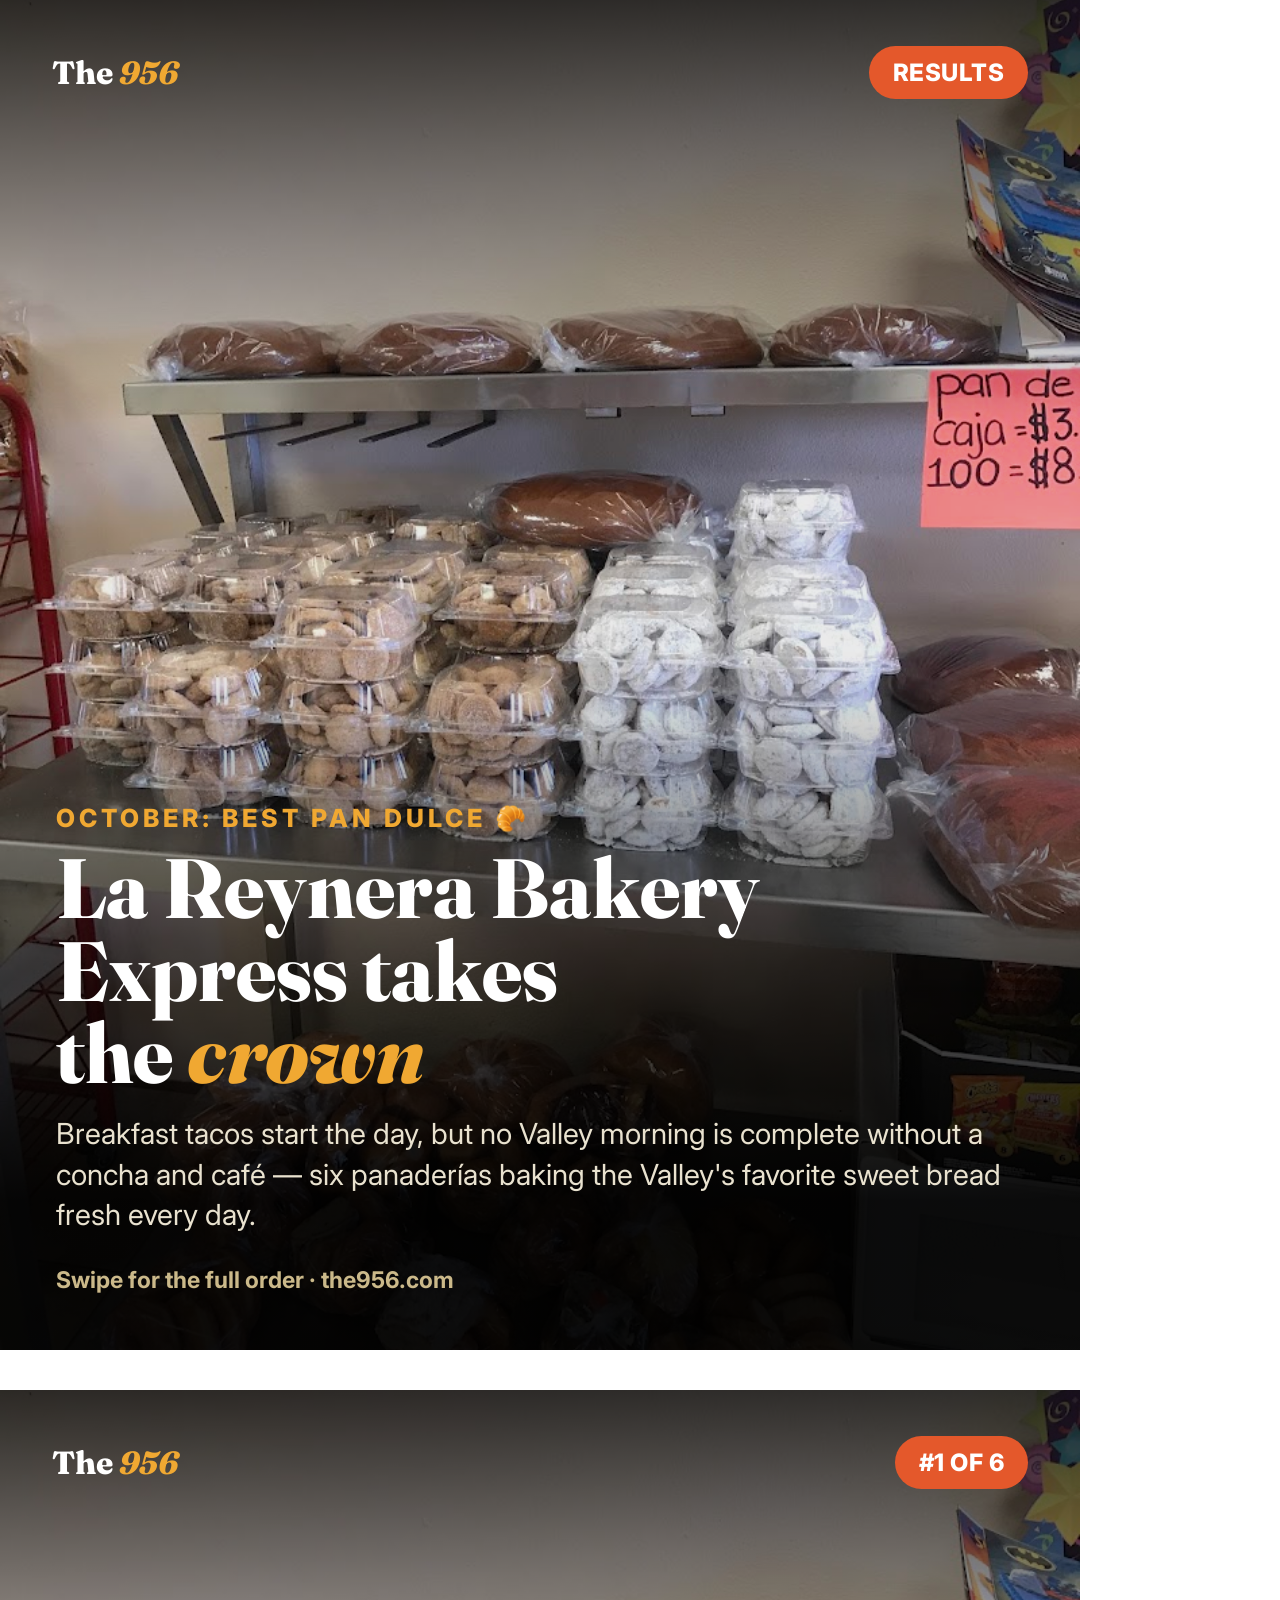
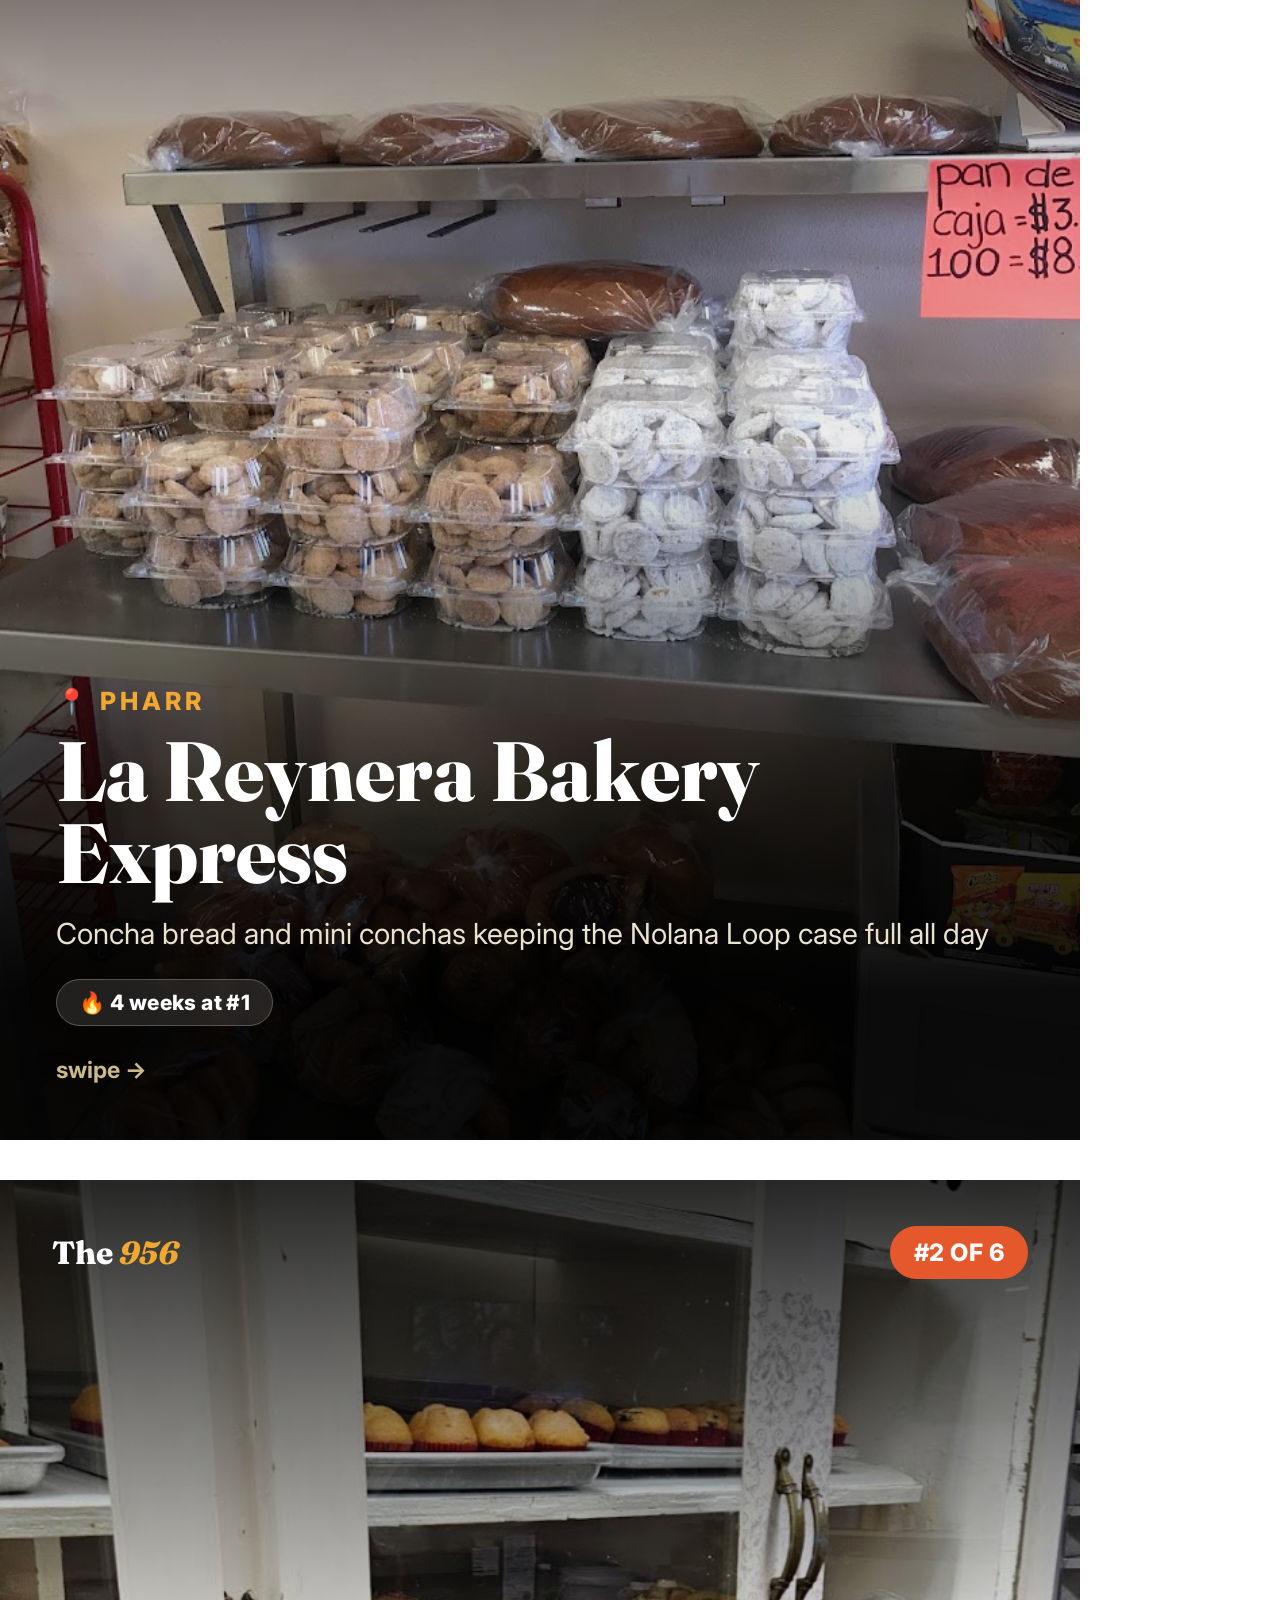
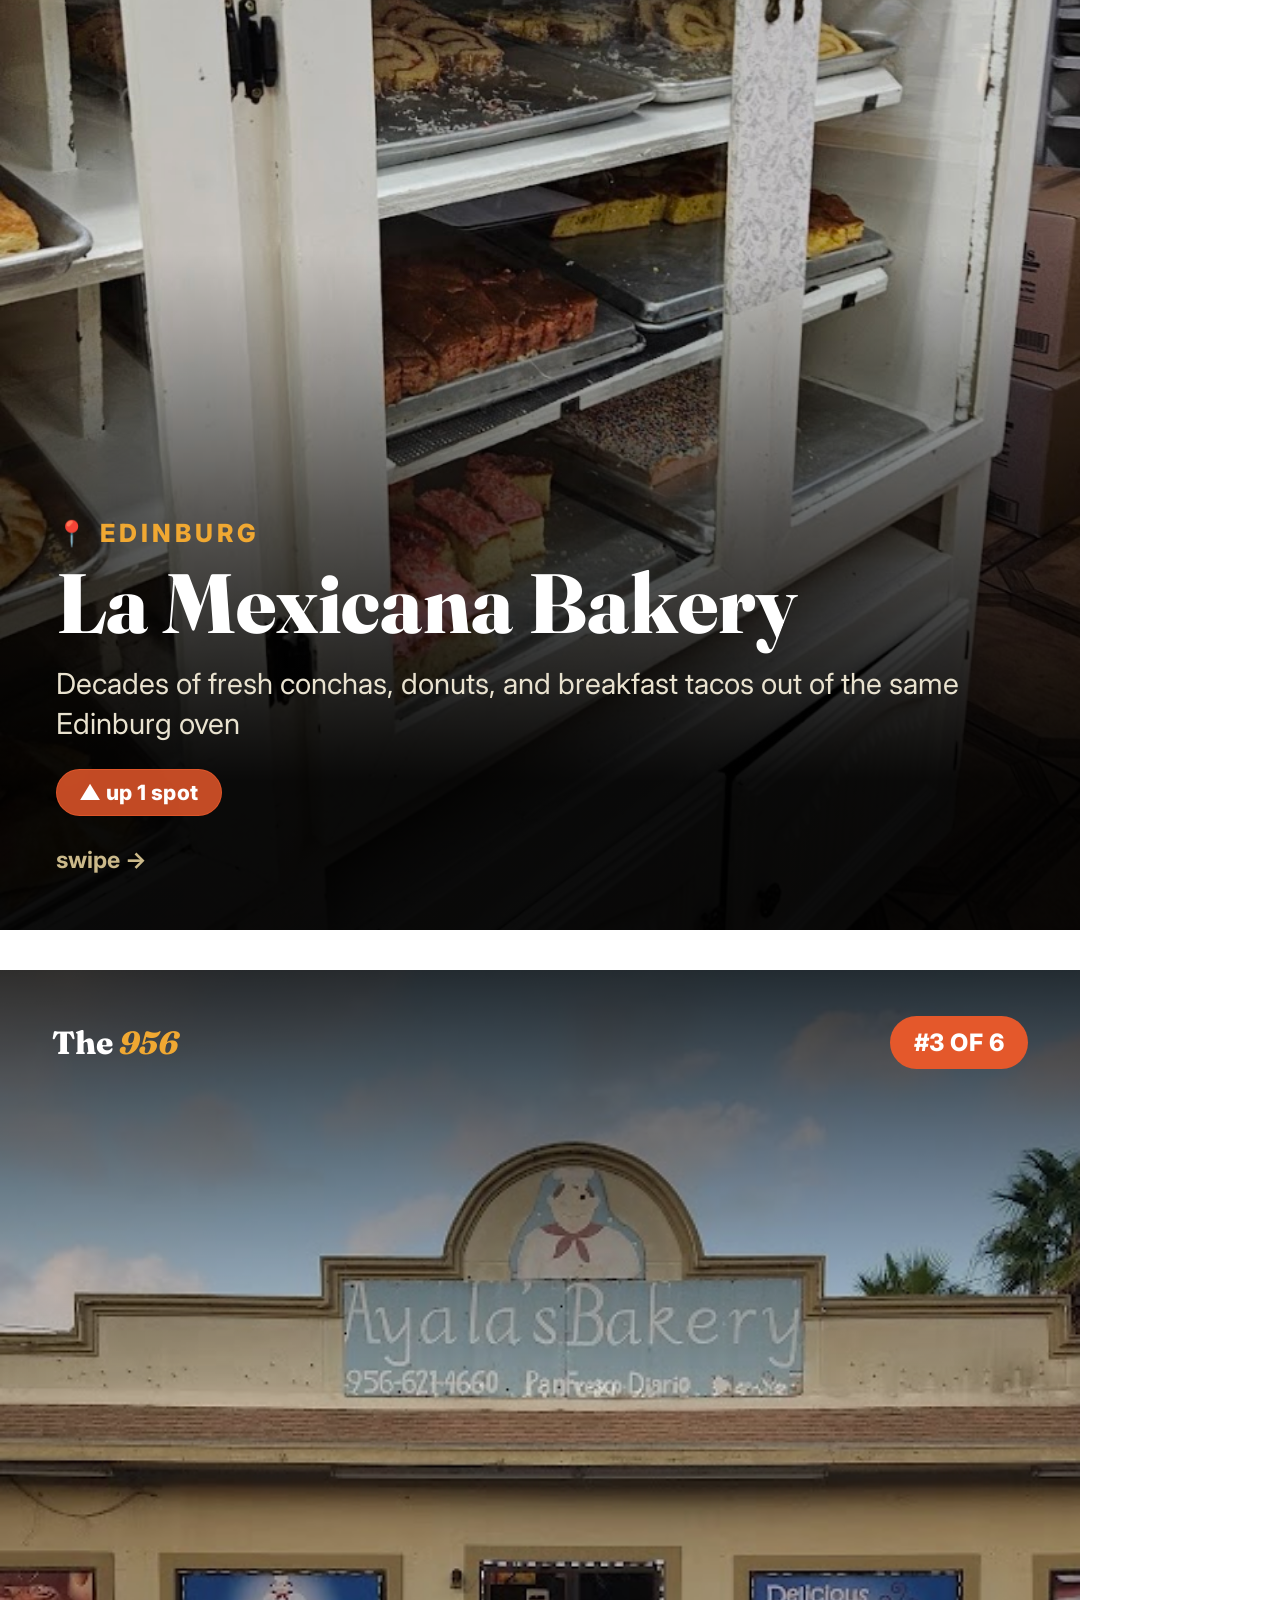
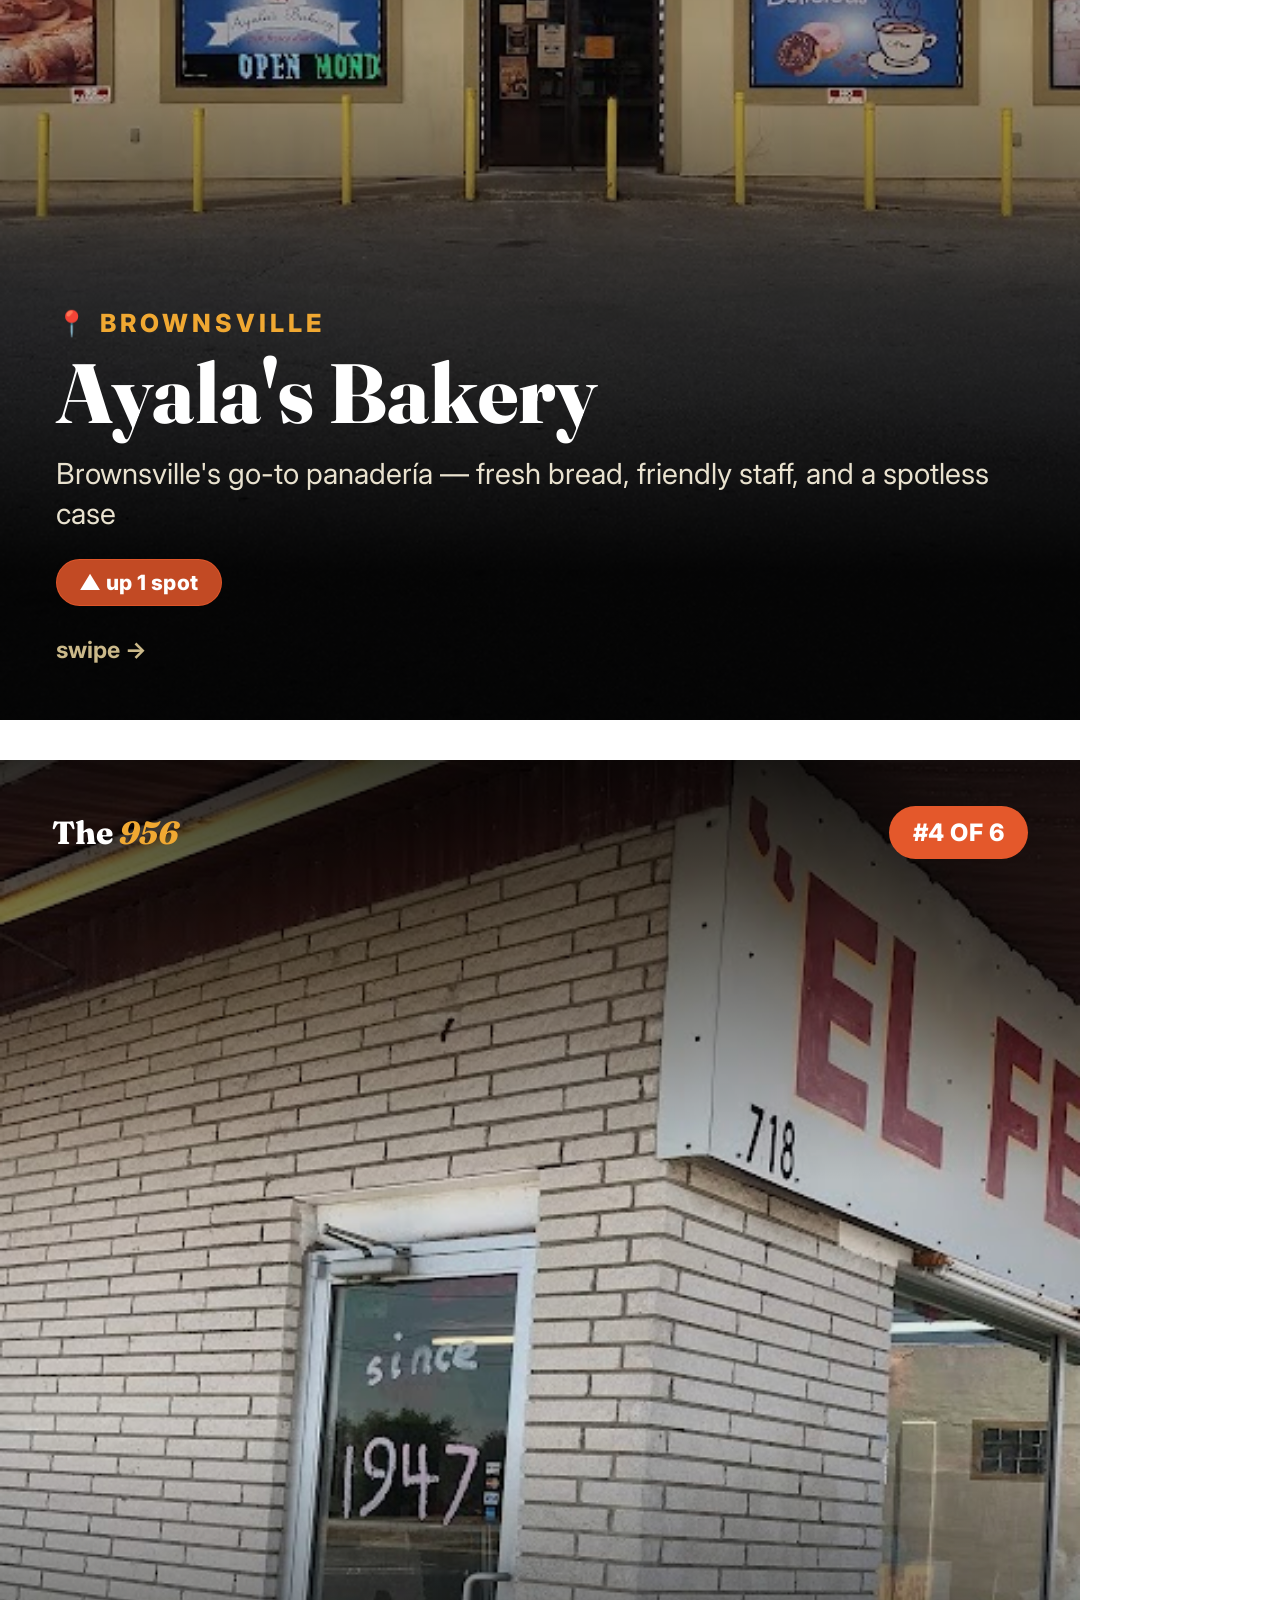
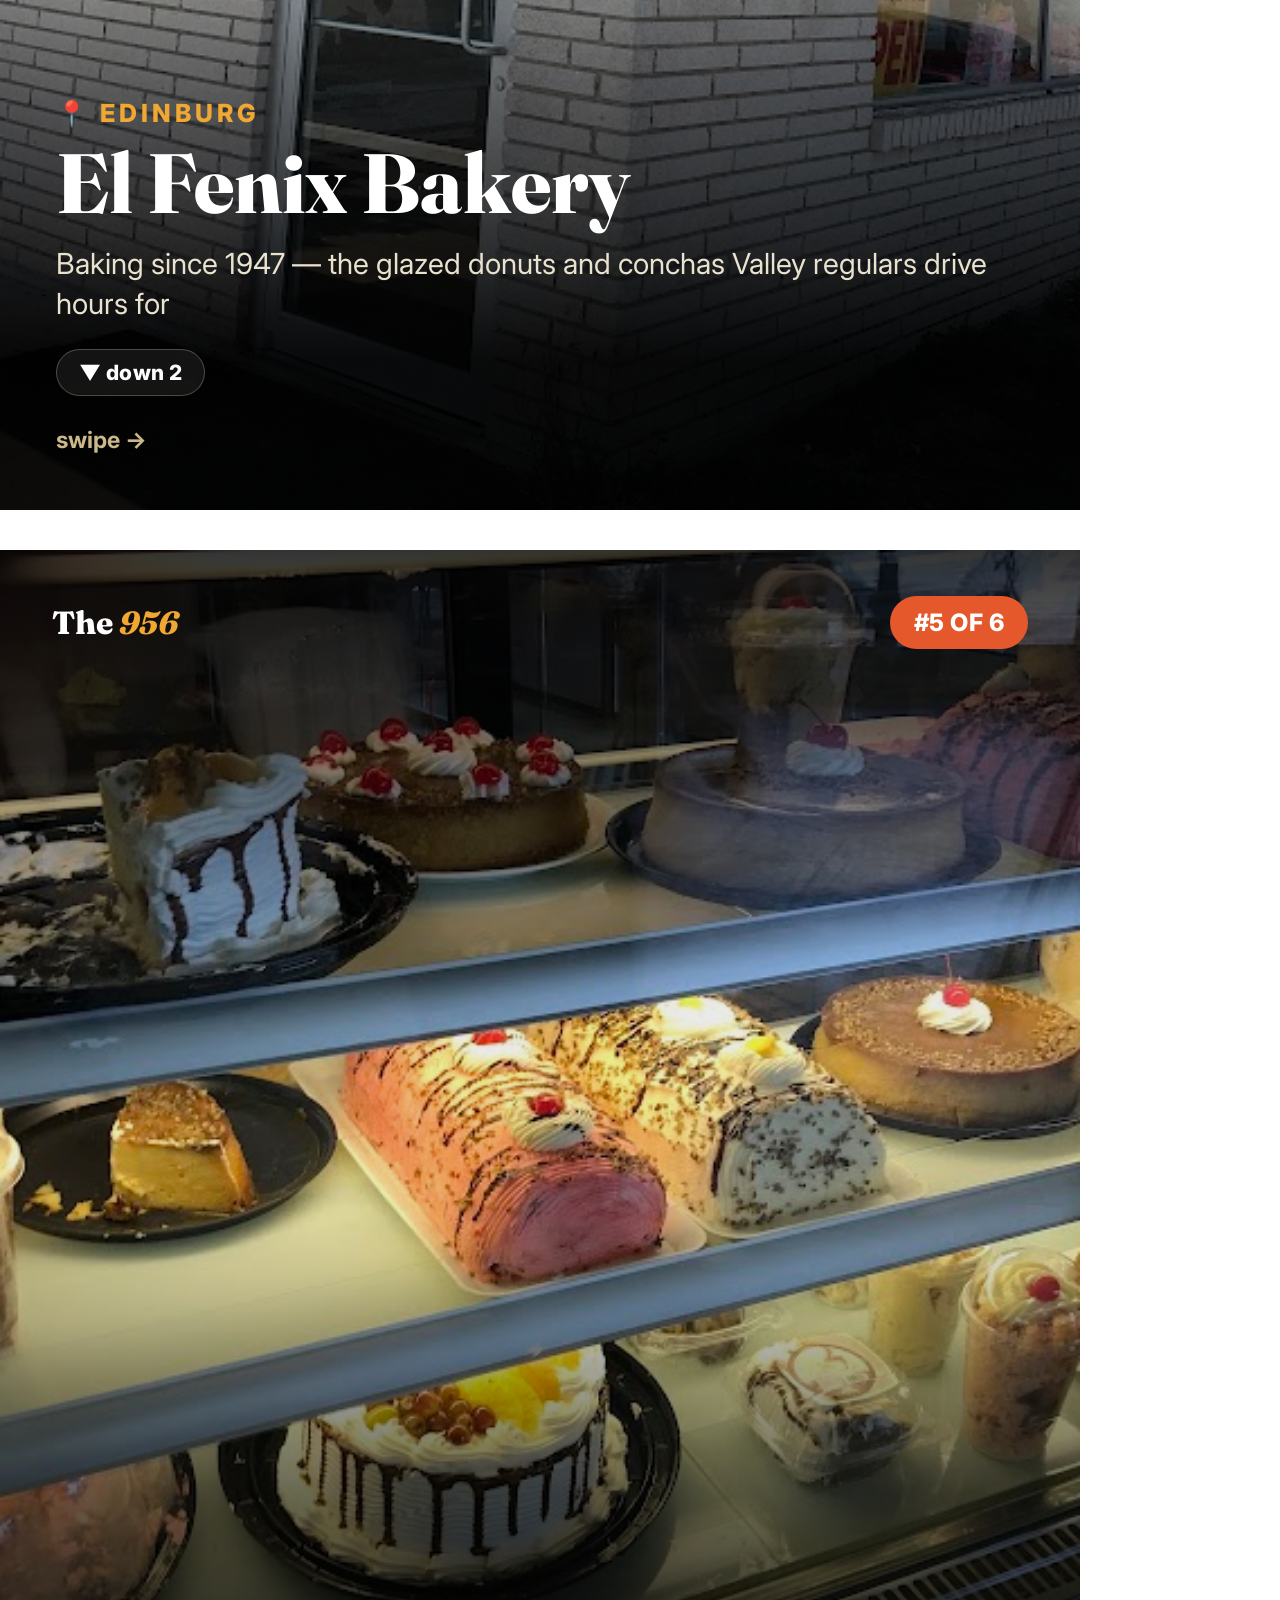
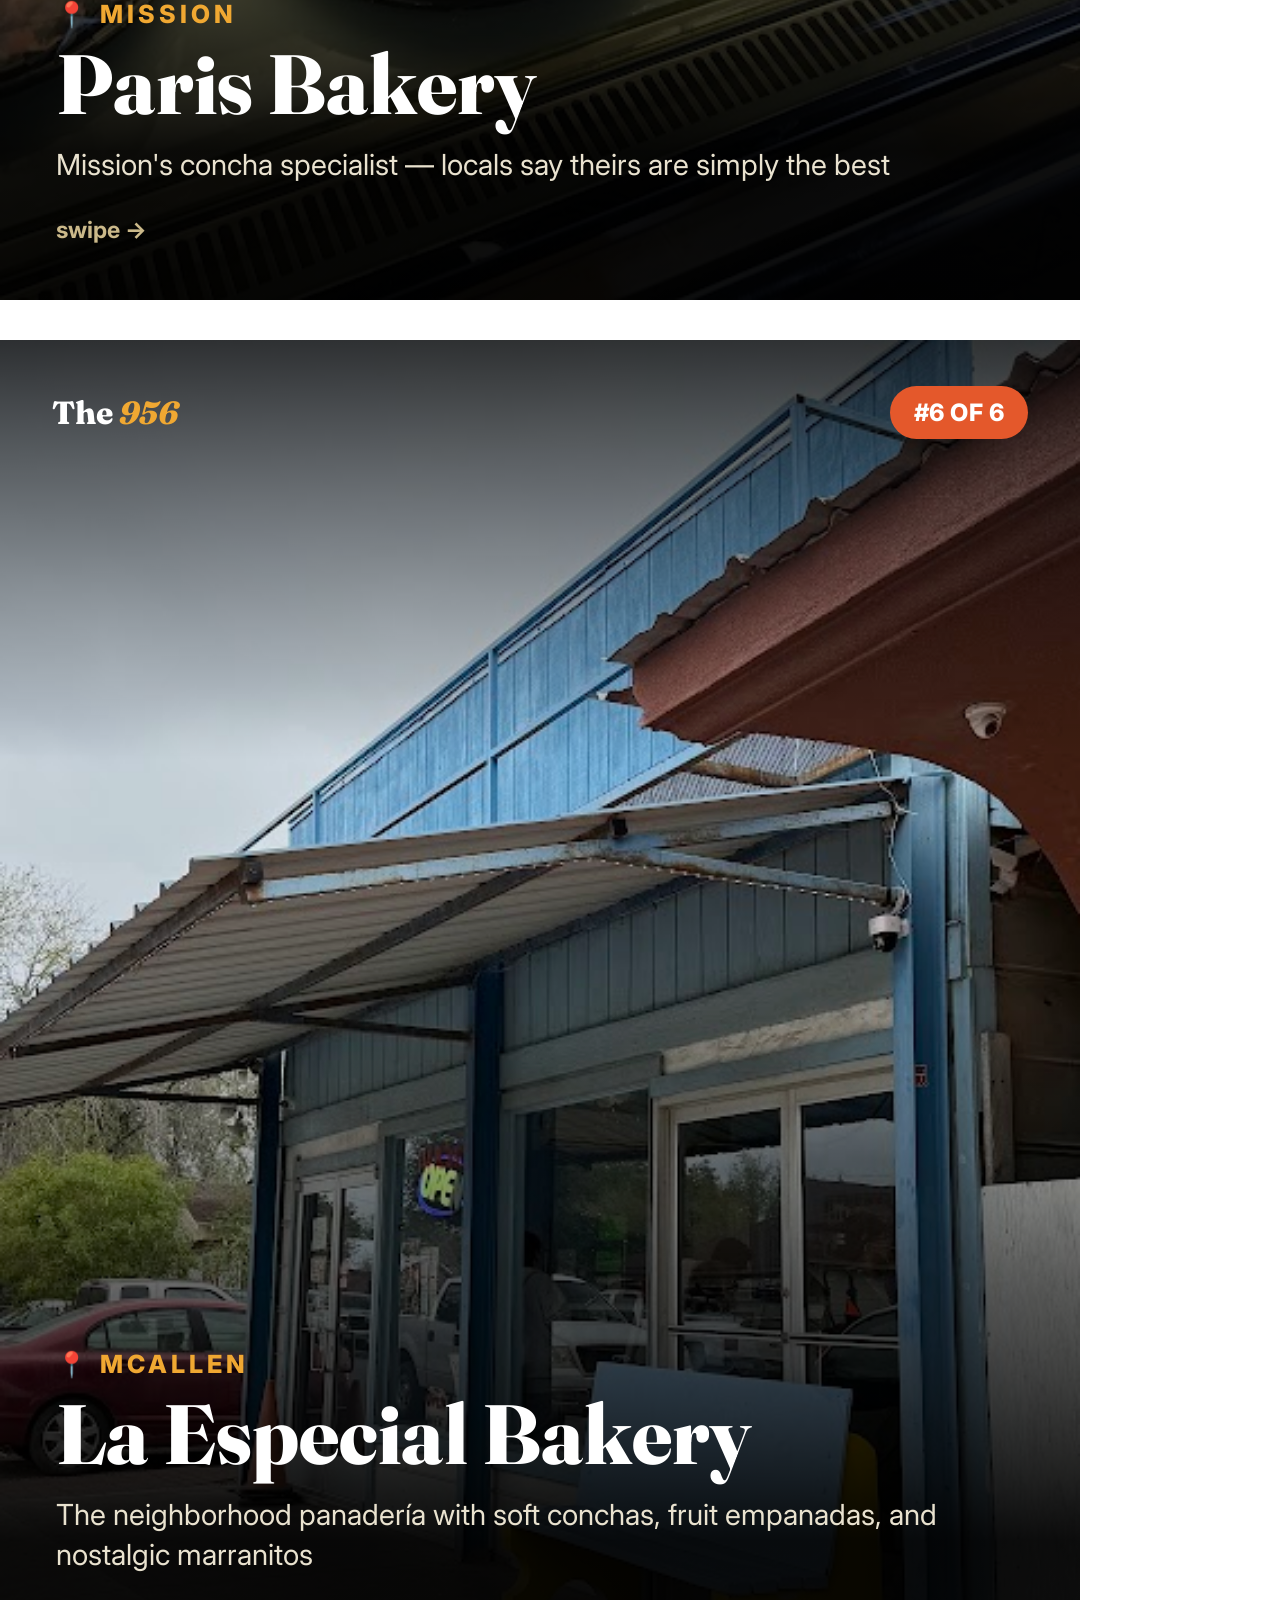
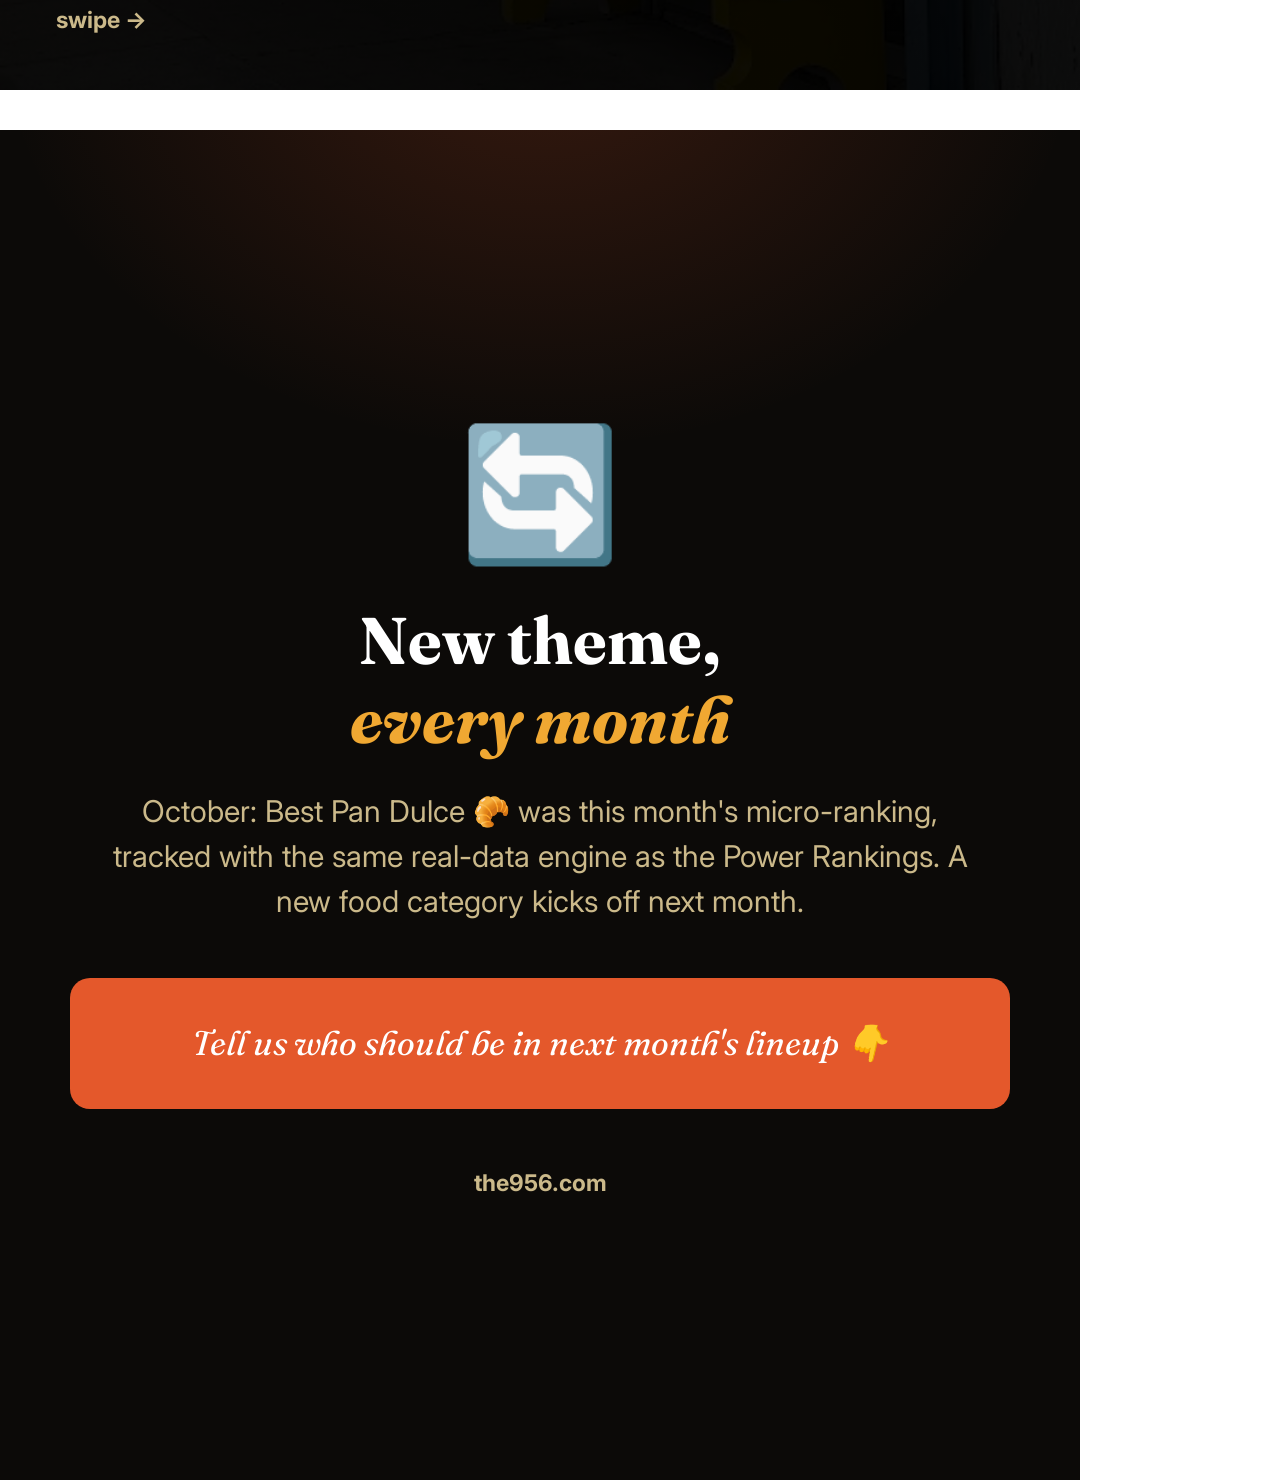
<file: social/category-carousel.html>
<!DOCTYPE html>
<html lang="en">
<head>
<meta charset="UTF-8" />
<link href="https://fonts.googleapis.com/css2?family=Fraunces:opsz,wght,SOFT@9..144,300..900,50&family=Inter:wght@400;500;600;700;800&display=swap" rel="stylesheet" />
<style>
  :root {
    --ink: #f4ede0; --ink-soft: #cbb98a; --sunset: #e4582b; --citrus: #f0a832;
    --dark: #0c0a08; --dark-2: #17130f; --line: rgba(244,237,224,0.16);
    --serif: "Fraunces", Georgia, serif; --sans: "Inter", system-ui, sans-serif;
  }
  * { box-sizing: border-box; margin: 0; padding: 0; }
  body { font-family: var(--sans); }
  .slide { width: 1080px; height: 1350px; background: var(--dark); position: relative; overflow: hidden; }
  .slide + .slide { margin-top: 40px; }

  .bg-photo { position: absolute; inset: 0; width: 100%; height: 100%; object-fit: cover; filter: brightness(0.92); }
  .scrim-top { position: absolute; top: 0; left: 0; right: 0; height: 420px; background: linear-gradient(180deg, rgba(0,0,0,0.78) 0%, transparent 100%); }
  .scrim-bot { position: absolute; bottom: 0; left: 0; right: 0; height: 680px; background: linear-gradient(0deg, rgba(0,0,0,0.94) 22%, rgba(0,0,0,0.55) 60%, transparent 100%); }
  .glow-bg { position: absolute; inset: 0; background: radial-gradient(ellipse 900px 700px at 50% -100px, rgba(228,88,43,0.20) 0%, transparent 60%), var(--dark); }

  .top-row { position: absolute; top: 46px; left: 52px; right: 52px; display: flex; justify-content: space-between; align-items: center; z-index: 2; }
  .top-row .brand { font-family: var(--serif); font-weight: 800; font-size: 32px; color: #fff; }
  .top-row .brand em { color: var(--citrus); font-style: italic; }
  .top-row .rankpill { background: var(--sunset); color: #fff; font-weight: 800; font-size: 24px; padding: 12px 24px; border-radius: 999px; letter-spacing: 0.02em; }

  .content { position: absolute; bottom: 56px; left: 56px; right: 56px; z-index: 2; }
  .content .overline { font-size: 25px; font-weight: 800; letter-spacing: 0.16em; color: var(--citrus); text-transform: uppercase; }
  .content h1 { font-family: var(--serif); font-weight: 800; font-size: 84px; line-height: 0.98; color: #fff; margin-top: 14px; }
  .content h1 em { color: var(--citrus); font-style: italic; }
  .content .sub { font-size: 29px; color: #e9e2cf; margin-top: 20px; line-height: 1.4; }
  .content .foot { margin-top: 30px; font-size: 23px; font-weight: 700; color: var(--ink-soft); }

  .badge-row { margin-top: 24px; display: flex; flex-wrap: wrap; gap: 12px; }
  .pill { font-size: 21px; font-weight: 800; letter-spacing: 0.02em; padding: 10px 22px; border-radius: 999px; background: rgba(244,237,224,0.12); color: #fff; border: 1.5px solid rgba(244,237,224,0.25); backdrop-filter: blur(4px); }
  .pill.hot { background: rgba(228,88,43,0.85); border-color: rgba(228,88,43,0.85); }
  .pill.down { background: rgba(244,237,224,0.08); }

  /* no-photo slides (cover teaser / cta) */
  .flat { display: flex; flex-direction: column; padding: 70px 60px; }
  .flat .band { display: flex; justify-content: space-between; align-items: center; }
  .flat .band .brand { font-family: var(--serif); font-weight: 800; font-size: 30px; color: #fff; }
  .flat .band .brand em { color: var(--citrus); font-style: italic; }
  .flat .band .tag { font-size: 23px; font-weight: 800; letter-spacing: 0.1em; color: var(--citrus); text-transform: uppercase; }

  .cover-emoji { text-align: center; font-size: 130px; margin-top: 90px; }
  .cover-hook { text-align: center; font-family: var(--serif); font-weight: 700; font-size: 62px; color: #fff; margin-top: 30px; padding: 0 20px; line-height: 1.2; }
  .cover-hook em { color: var(--citrus); font-style: italic; }
  .cover-body { text-align: center; font-size: 30px; color: var(--ink-soft); margin-top: 30px; padding: 0 40px; line-height: 1.5; }
  .cover-footer { margin-top: auto; text-align: center; font-size: 23px; font-weight: 700; color: var(--ink-soft); }

  .cta-icon { text-align: center; font-size: 130px; margin-top: 90px; }
  .cta-title { text-align: center; font-family: var(--serif); font-weight: 700; font-size: 66px; color: #fff; margin-top: 30px; padding: 0 20px; line-height: 1.2; }
  .cta-title em { color: var(--citrus); font-style: italic; }
  .cta-body { text-align: center; font-size: 30px; color: var(--ink-soft); margin-top: 30px; padding: 0 40px; line-height: 1.5; }
  .cta-prompt { margin: 54px 10px 0; background: var(--sunset); color: #fff; border-radius: 20px; padding: 42px 44px; font-family: var(--serif); font-style: italic; font-size: 34px; text-align: center; line-height: 1.4; }
  .cta-footer { margin-top: auto; text-align: center; font-size: 23px; font-weight: 700; color: var(--ink-soft); }
</style>
</head>
<body>
<script>
// Data-driven: reads the live data/category.json. Renders in "teaser" mode
// (status: measuring — ? medals, no ranks shown) or "reveal" mode (status:
// ranked — real order + medals) automatically, so the same file serves both
// the monthly kickoff post and the weekly result post with zero editing.
(async () => {
  const cat = await fetch("../data/category.json", { cache: "no-store" }).then(r => r.json());
  const revealed = cat.status === "ranked";
  const spots = revealed ? [...cat.spots].sort((a, b) => a.rank - b.rank) : cat.spots;
  const total = spots.length;

  const cover = document.createElement("div");
  cover.className = "slide";
  cover.id = "slide-0";
  if (revealed && spots[0] && spots[0].photo) {
    cover.innerHTML = `
      <img class="bg-photo" src="photos/${spots[0].photo}" onerror="this.remove()">
      <div class="scrim-top"></div>
      <div class="scrim-bot"></div>
      <div class="top-row">
        <div class="brand">The <em>956</em></div>
        <div class="rankpill">RESULTS</div>
      </div>
      <div class="content">
        <div class="overline">${cat.title}</div>
        <h1>${spots[0].name} takes<br>the <em>crown</em></h1>
        <div class="sub">${cat.note}</div>
        <div class="foot">Swipe for the full order · the956.com</div>
      </div>
    `;
  } else {
    cover.className = "slide flat";
    cover.innerHTML = `
      <div class="glow-bg" style="position:absolute;"></div>
      <div style="position:relative;z-index:2;display:flex;flex-direction:column;height:100%;">
        <div class="band"><div class="brand">The <em>956</em></div><div class="tag">Micro-Rankings</div></div>
        <div class="cover-emoji">${revealed ? "👑" : "❓"}</div>
        <div class="cover-hook">${revealed ? "The results are in.<br><em>Meet the winner.</em>" : `${cat.title}<br>${total} contenders. 1 crown.<br><em>Ranking soon.</em>`}</div>
        <div class="cover-body">${revealed ? cat.note : (cat.measuring_note || cat.note)}</div>
        <div class="cover-footer">${revealed ? "See the full order" : "Meet the contenders"} · the956.com</div>
      </div>
    `;
  }
  document.body.appendChild(cover);

  spots.forEach((s, i) => {
    const slide = document.createElement("div");
    slide.className = "slide";
    slide.id = "slide-" + (i + 1);
    const rankLabel = revealed ? `#${s.rank} OF ${total}` : `CONTENDER ${i + 1} OF ${total}`;
    const pills = [];
    if (revealed && s.moved > 0) pills.push(`<span class="pill hot">▲ up ${s.moved} spot${s.moved === 1 ? "" : "s"}</span>`);
    if (revealed && s.moved < 0) pills.push(`<span class="pill down">▼ down ${-s.moved}</span>`);
    if (revealed && s.rank === 1 && s.streak_weeks > 1) pills.push(`<span class="pill">🔥 ${s.streak_weeks} weeks at #1</span>`);
    slide.innerHTML = `
      ${s.photo ? `<img class="bg-photo" src="photos/${s.photo}" onerror="this.remove()">` : `<div class="glow-bg"></div>`}
      <div class="scrim-top"></div>
      <div class="scrim-bot"></div>
      <div class="top-row">
        <div class="brand">The <em>956</em></div>
        <div class="rankpill">${rankLabel}</div>
      </div>
      <div class="content">
        <div class="overline">📍 ${s.display_city || s.city}</div>
        <h1>${s.name}</h1>
        <div class="sub">${s.known_for}</div>
        ${pills.length ? `<div class="badge-row">${pills.join("")}</div>` : ""}
        <div class="foot">swipe →</div>
      </div>
    `;
    document.body.appendChild(slide);
  });

  const cta = document.createElement("div");
  cta.className = "slide flat";
  cta.id = "slide-" + (total + 1);
  cta.innerHTML = revealed ? `
    <div class="glow-bg" style="position:absolute;"></div>
    <div style="position:relative;z-index:2;display:flex;flex-direction:column;height:100%;justify-content:center;">
      <div class="cta-icon" style="margin-top:0;">🔄</div>
      <div class="cta-title">New theme,<br><em>every month</em></div>
      <div class="cta-body">${cat.title} was this month's micro-ranking, tracked with the same real-data engine as the Power Rankings. A new food category kicks off next month.</div>
      <div class="cta-prompt">Tell us who should be in next month's lineup 👇</div>
      <div class="cta-footer" style="margin-top:60px;">the956.com</div>
    </div>
  ` : `
    <div class="glow-bg" style="position:absolute;"></div>
    <div style="position:relative;z-index:2;display:flex;flex-direction:column;height:100%;justify-content:center;">
      <div class="cta-icon" style="margin-top:0;">👑</div>
      <div class="cta-title">Who takes<br>the crown?</div>
      <div class="cta-body">The ranking is computed from real buzz data — Google review velocity and local chatter. No opinions, no favorites.</div>
      <div class="cta-prompt">Call your winner in the comments 👇</div>
      <div class="cta-footer" style="margin-top:60px;">the956.com</div>
    </div>
  `;
  document.body.appendChild(cta);

  const only = new URLSearchParams(location.search).get("slide");
  if (only !== null) {
    document.querySelectorAll(".slide").forEach((s) => {
      s.style.display = s.id === "slide-" + only ? "block" : "none";
      s.style.margin = "0";
    });
  }
})();
</script>
</body>
</html>
</file>
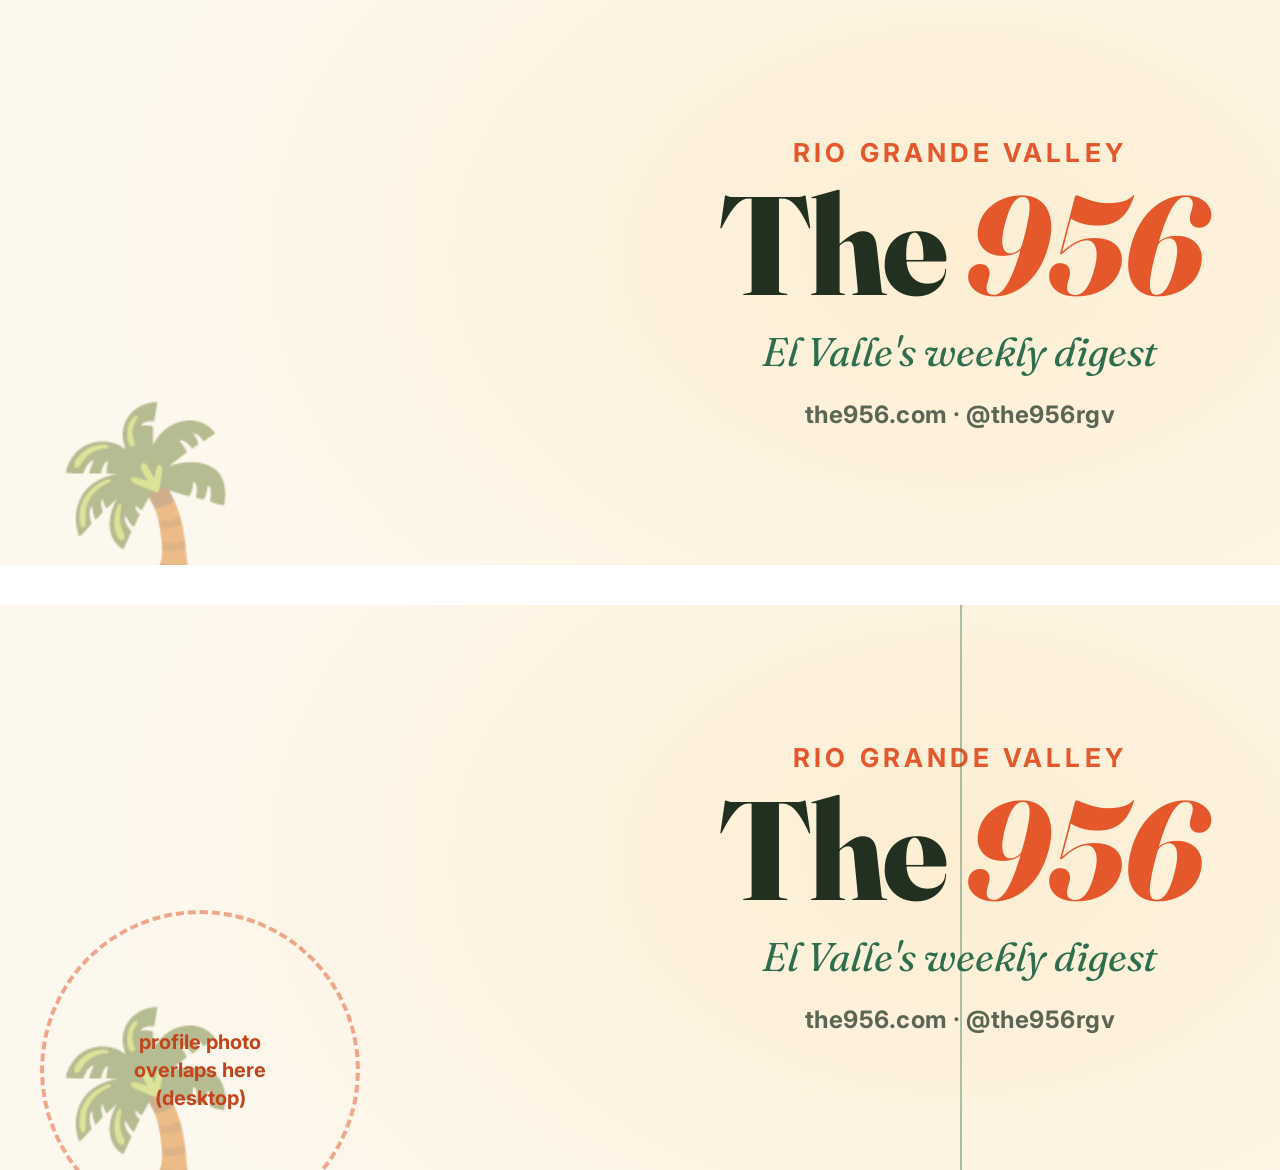
<file: social/cover-photo.html>
<!DOCTYPE html>
<html lang="en">
<head>
<meta charset="UTF-8" />
<link href="https://fonts.googleapis.com/css2?family=Fraunces:opsz,wght,SOFT@9..144,300..900,50&family=Inter:wght@600;700&display=swap" rel="stylesheet" />
<style>
  :root {
    --paper: #fdf8ee; --ink: #22301f;
    --sunset: #e4582b; --sunset-deep: #c2431c; --citrus: #f0a832;
    --palm: #2e6e4e; --palm-deep: #1d4a33;
    --serif: "Fraunces", Georgia, serif; --sans: "Inter", system-ui, sans-serif;
  }
  * { box-sizing: border-box; margin: 0; padding: 0; }

  /* Facebook covers get cropped much wider than the classic 820x312 spec
     on modern wide desktop screens. Build wide (3.4:1) with content truly
     centered as a group, so it survives whatever crop Facebook applies —
     rather than pre-shifting to dodge the profile-picture corner. */
  .cover {
    width: 1920px; height: 565px;
    background: var(--paper);
    background-image: radial-gradient(ellipse 1300px 900px at 50% 45%, #fdeed3 0%, var(--paper) 65%);
    display: flex; align-items: center; justify-content: center;
    position: relative; overflow: hidden;
  }
  .content {
    display: flex; flex-direction: column; align-items: center;
    text-align: center;
  }
  .overline {
    font-family: var(--sans); font-weight: 700; font-size: 26px;
    letter-spacing: 0.16em; text-transform: uppercase; color: var(--sunset);
  }
  .word { font-family: var(--serif); font-weight: 800; font-size: 140px; line-height: 0.95; letter-spacing: -0.02em; color: var(--ink); margin-top: 10px; }
  .word em { color: var(--sunset); font-style: italic; }
  .tag { font-family: var(--serif); font-style: italic; font-size: 40px; color: var(--palm); margin-top: 16px; }
  .handle { font-family: var(--sans); font-weight: 700; font-size: 24px; color: var(--ink-soft, #5a6653); margin-top: 24px; letter-spacing: 0.02em; }

  /* Small, symmetric, purely decorative — safe to lose on any crop. */
  .palm { position: absolute; bottom: -30px; font-size: 170px; opacity: 0.5; }
  .palm.left { left: 40px; }
  .palm.right { right: 40px; }

  /* Reserved zone: on desktop the profile-picture circle overlaps here. */
  .safe-guide {
    position: absolute; left: 40px; bottom: -60px;
    width: 320px; height: 320px; border-radius: 50%;
    border: 4px dashed rgba(228,88,43,0.5);
    display: flex; align-items: center; justify-content: center;
    font-family: var(--sans); font-size: 20px; font-weight: 700; color: var(--sunset-deep);
    text-align: center; line-height: 1.4;
    z-index: 2;
  }
  .center-guide {
    position: absolute; top: 0; bottom: 0; left: 50%;
    width: 2px; background: rgba(46,110,78,0.4);
  }
</style>
</head>
<body>

  <!-- final deliverable: no guide overlay -->
  <div class="cover" id="final">
    <div class="palm left">🌴</div>
    <div class="content">
      <div class="overline">Rio Grande Valley</div>
      <div class="word">The <em>956</em></div>
      <div class="tag">El Valle's weekly digest</div>
      <div class="handle">the956.com · @the956rgv</div>
    </div>
    <div class="palm right">🌴</div>
  </div>

  <!-- preview only: shows center line + where the profile-pic circle sits -->
  <div class="cover" id="preview" style="margin-top:40px;">
    <div class="center-guide"></div>
    <div class="palm left">🌴</div>
    <div class="content">
      <div class="overline">Rio Grande Valley</div>
      <div class="word">The <em>956</em></div>
      <div class="tag">El Valle's weekly digest</div>
      <div class="handle">the956.com · @the956rgv</div>
    </div>
    <div class="palm right">🌴</div>
    <div class="safe-guide">profile photo<br>overlaps here<br>(desktop)</div>
  </div>

<script>
  const only = new URLSearchParams(location.search).get("id");
  if (only) {
    document.querySelectorAll(".cover").forEach((c) => {
      c.style.display = c.id === only ? "flex" : "none";
      c.style.margin = "0";
    });
  }
</script>
</body>
</html>
</file>
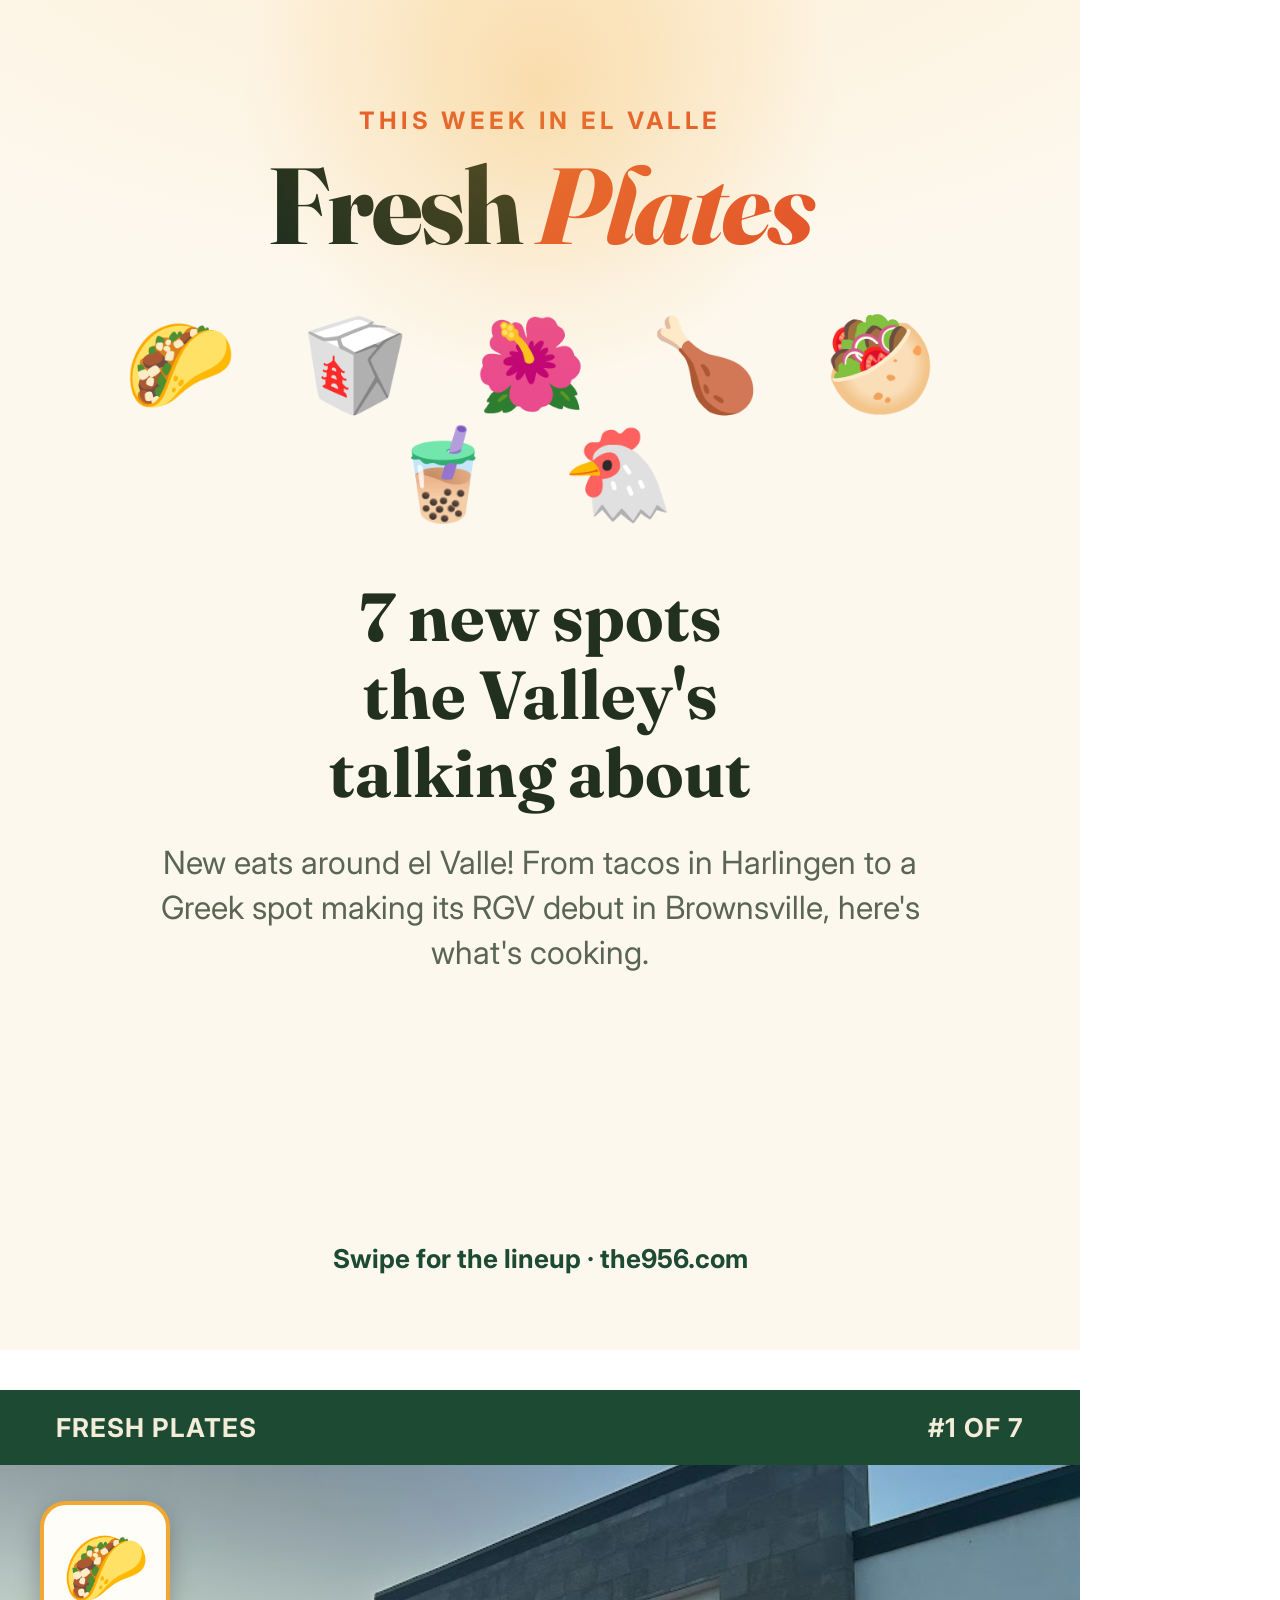
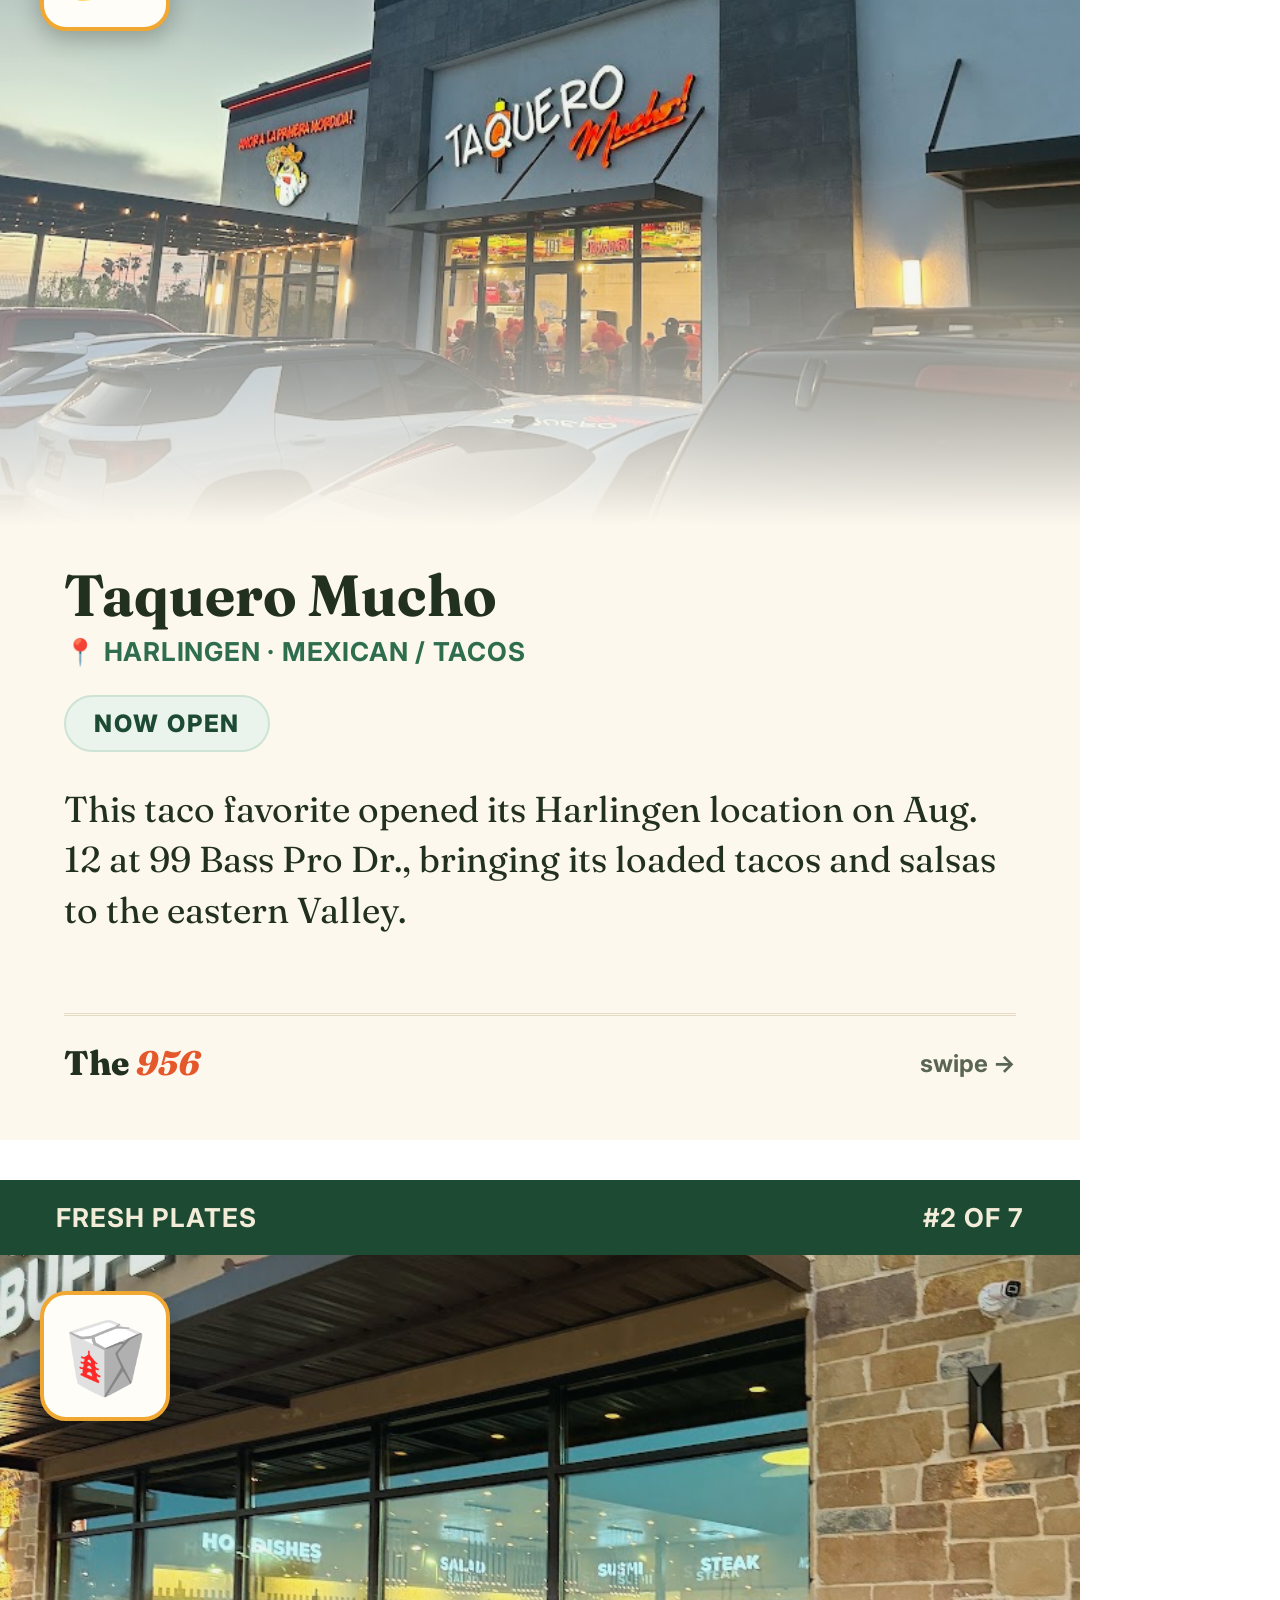
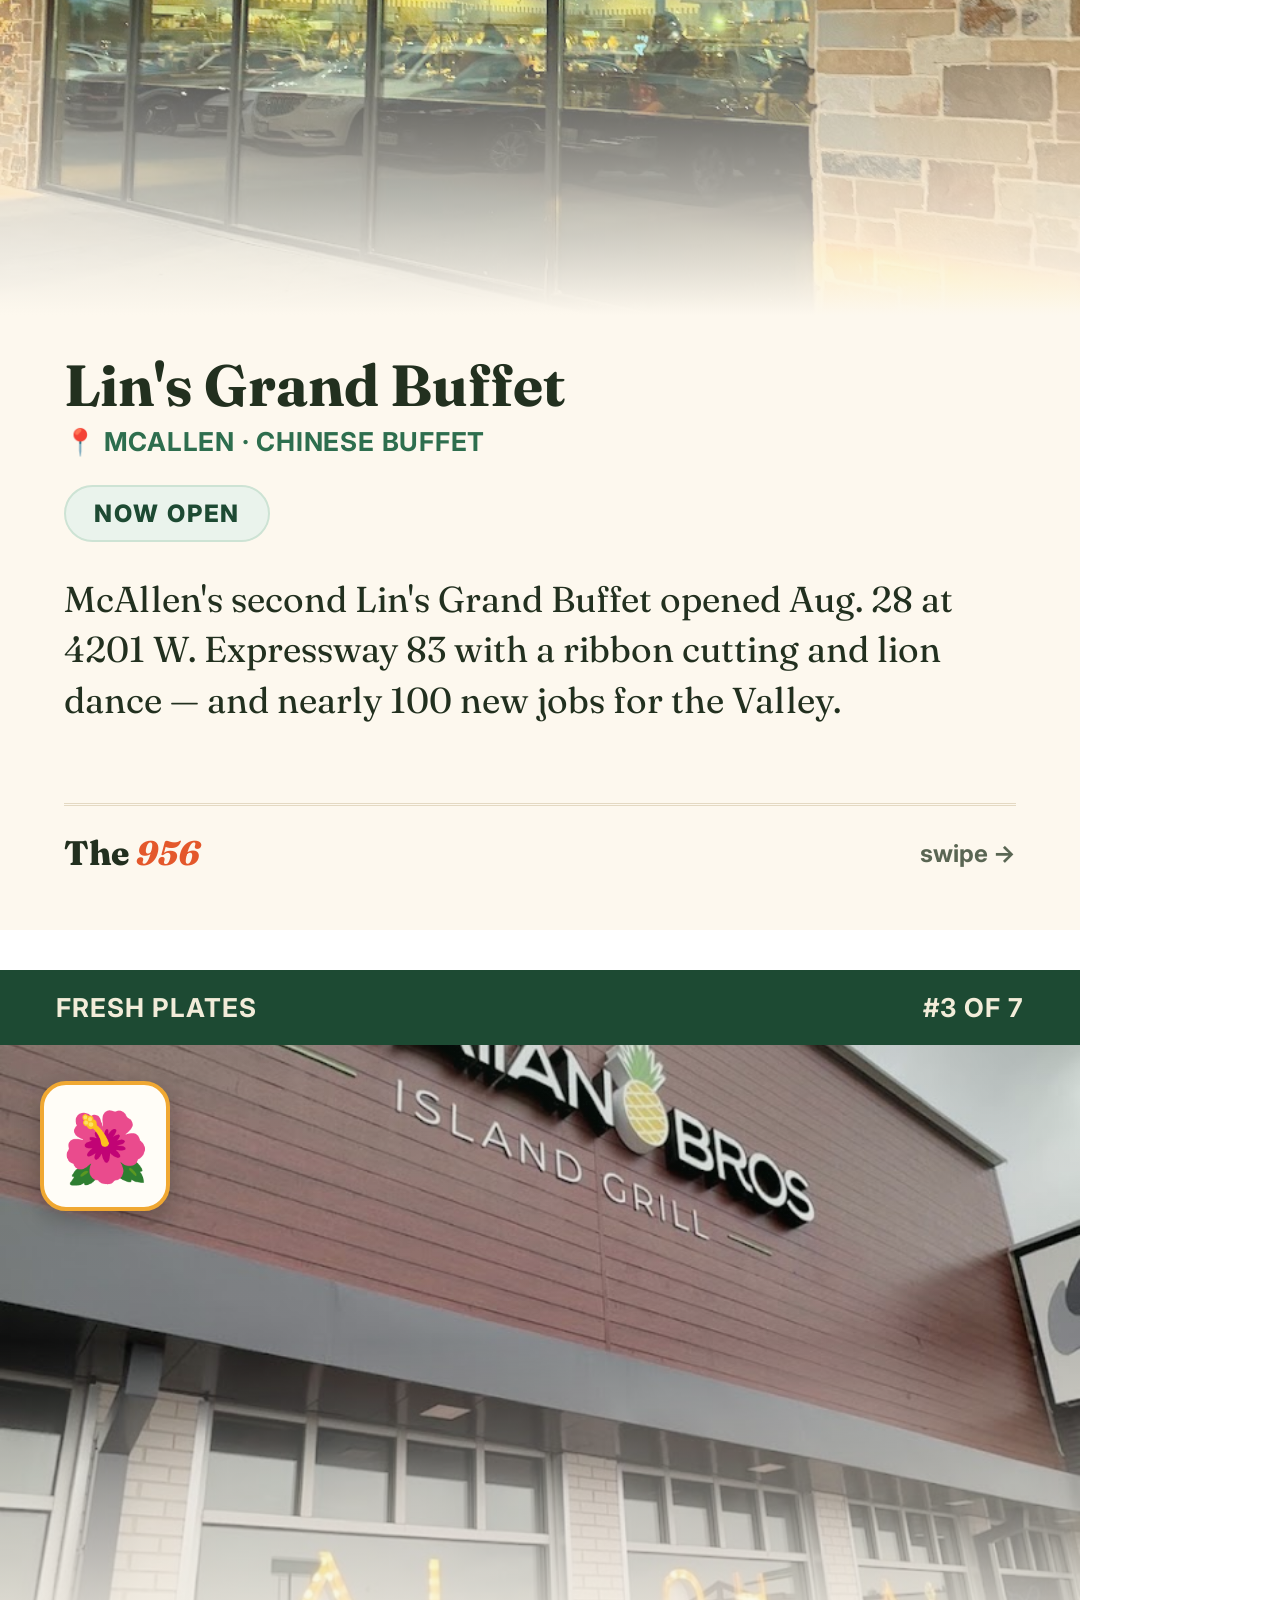
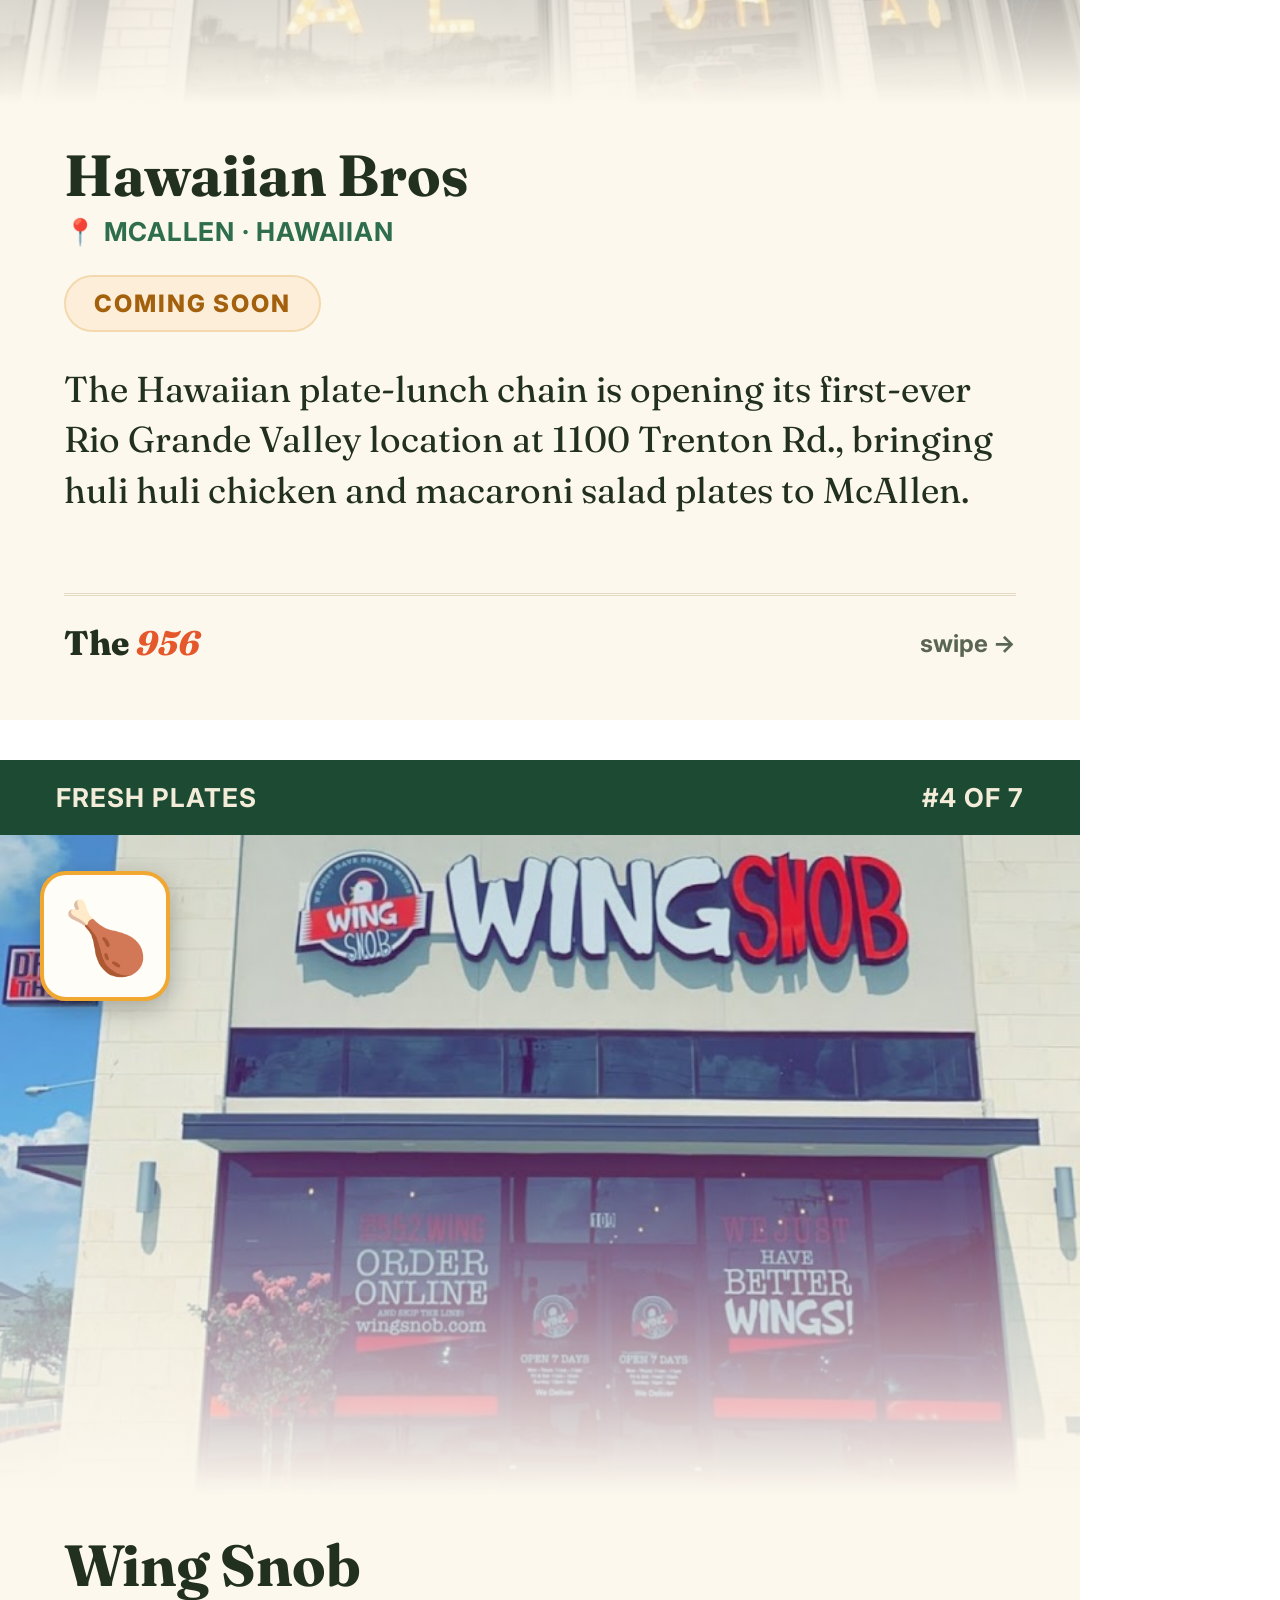
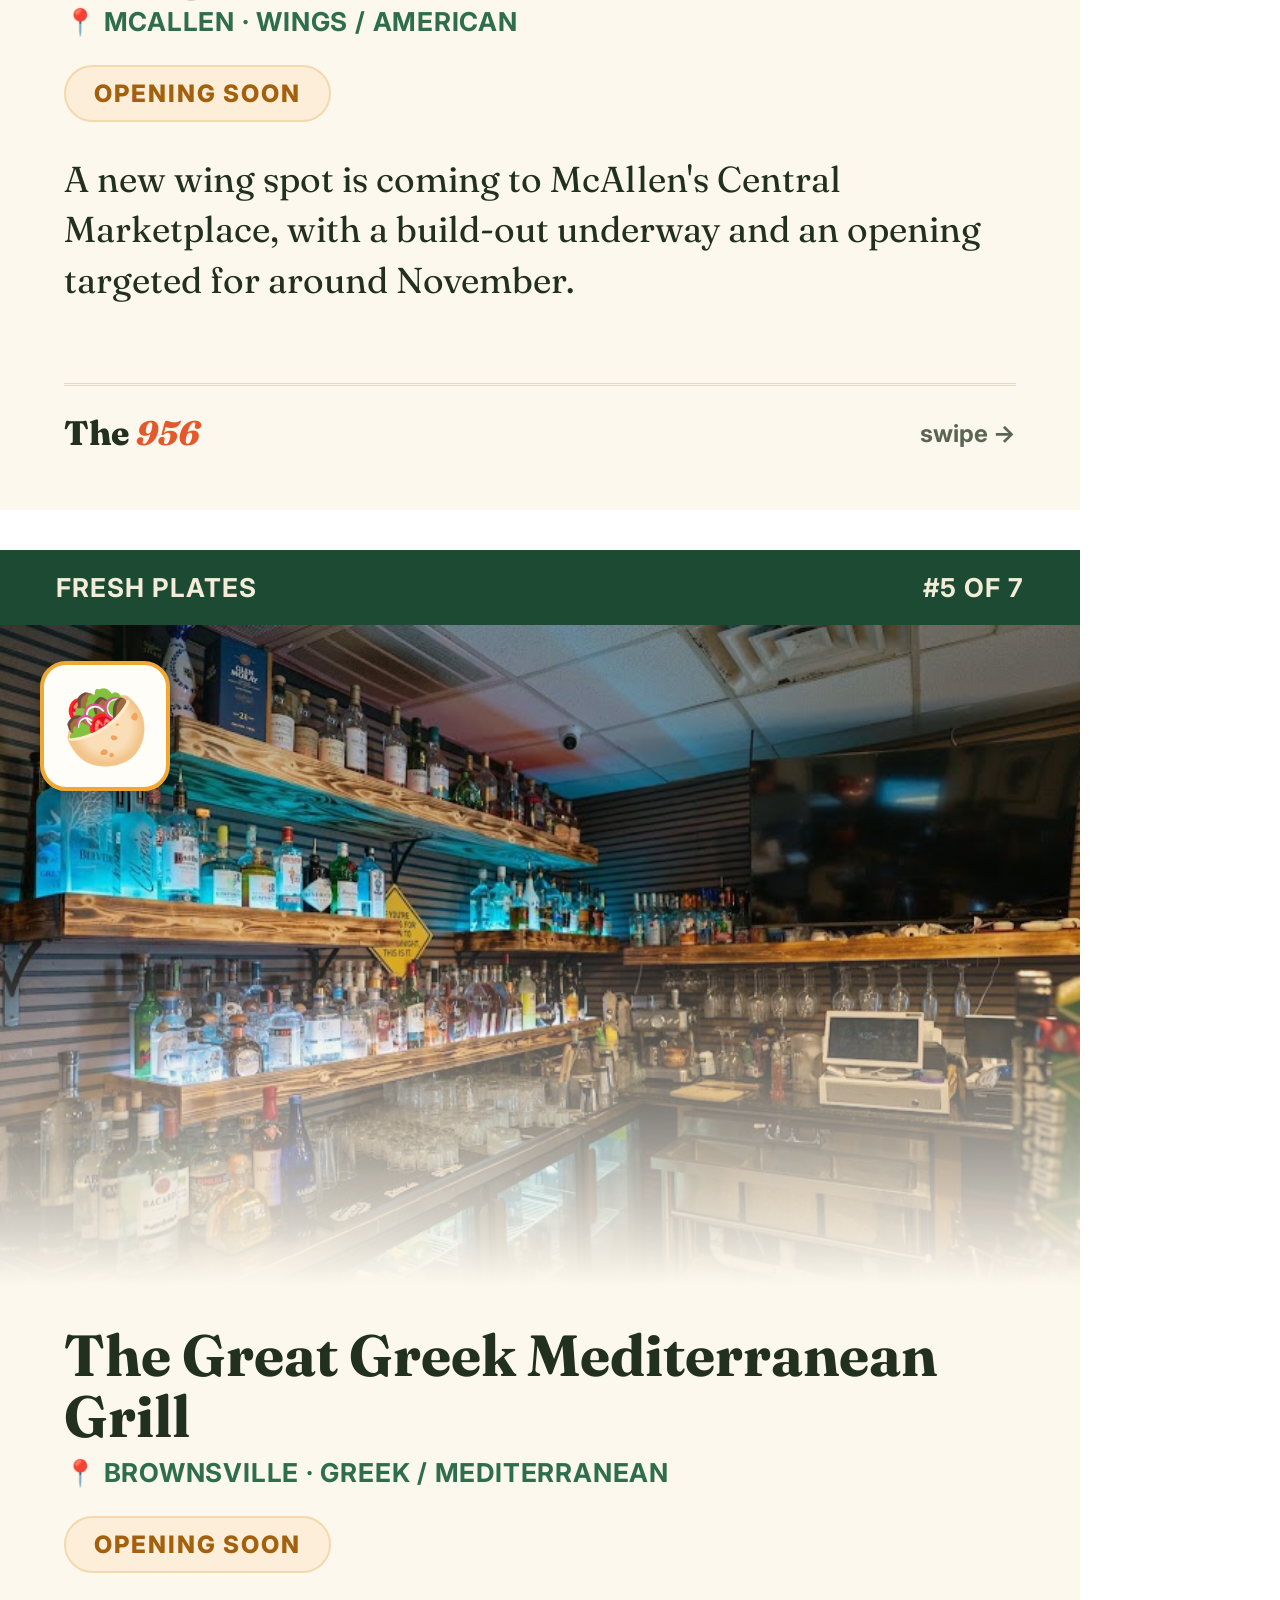
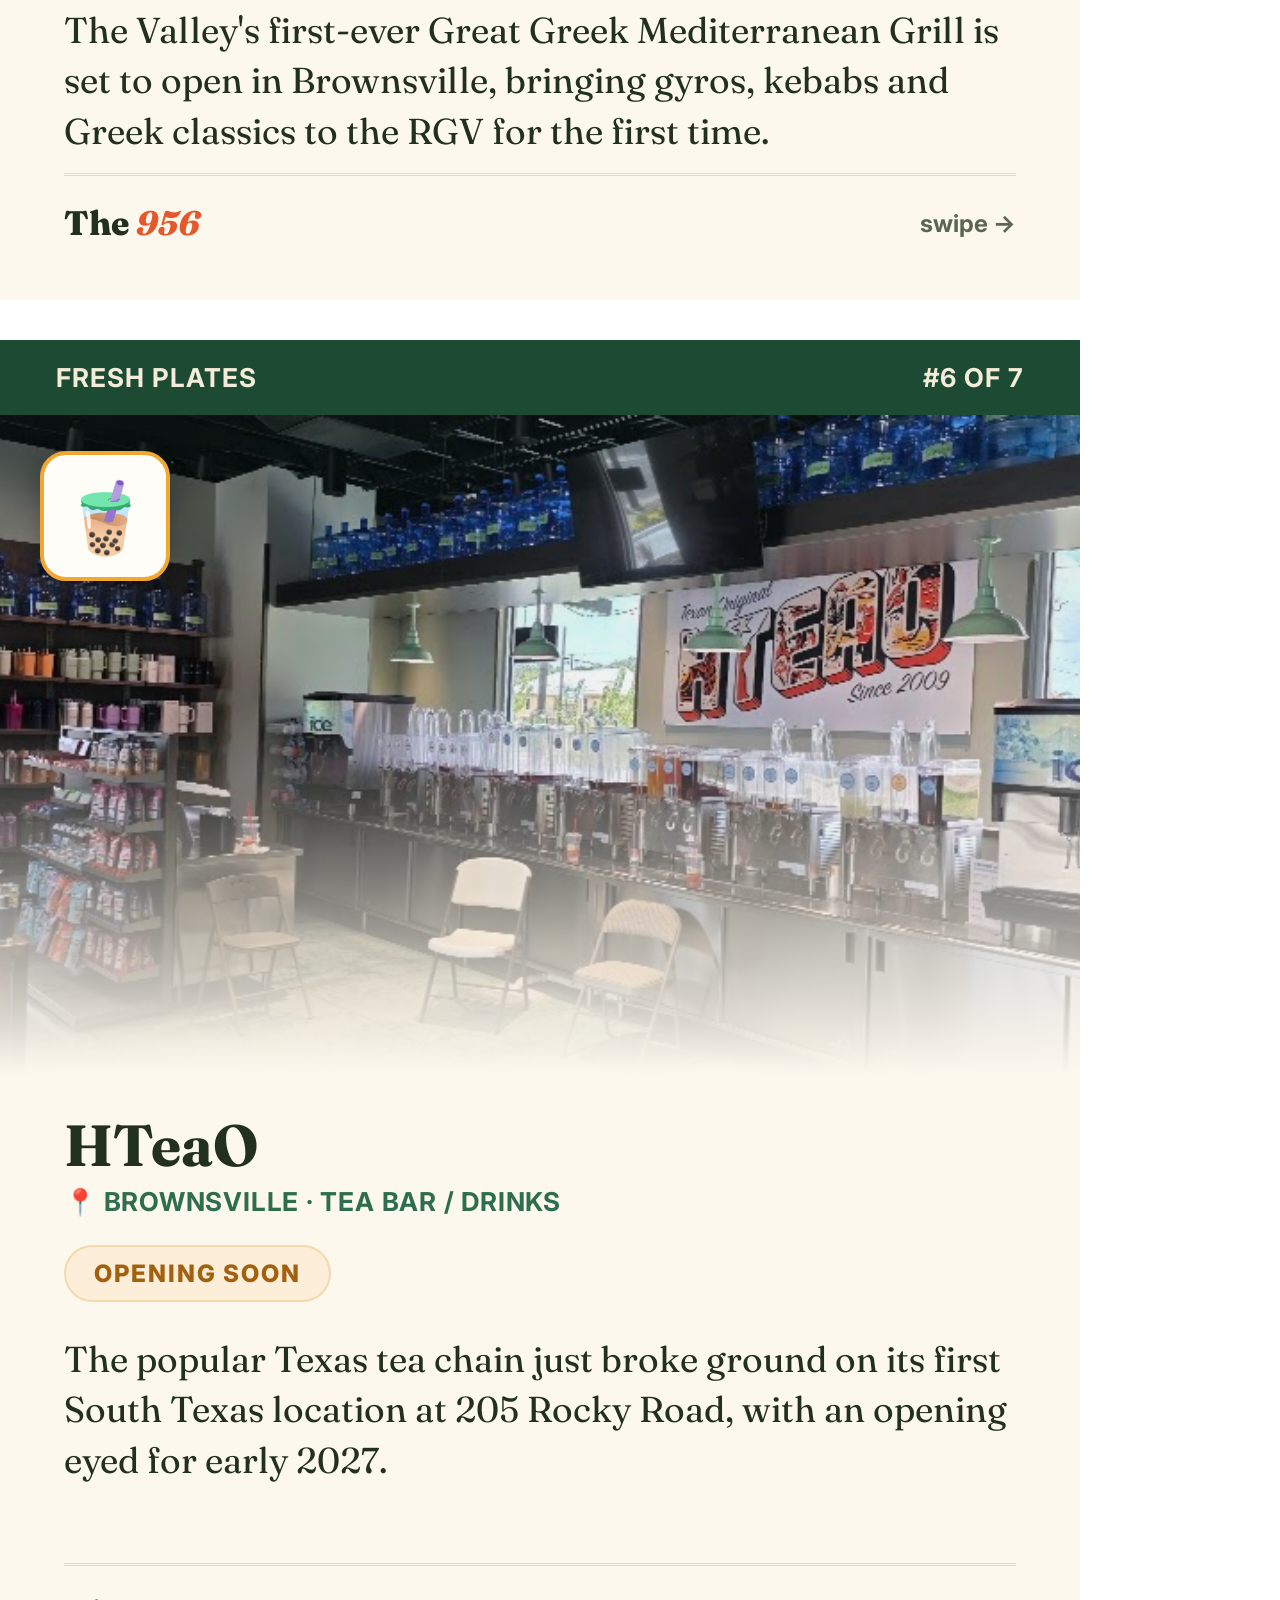
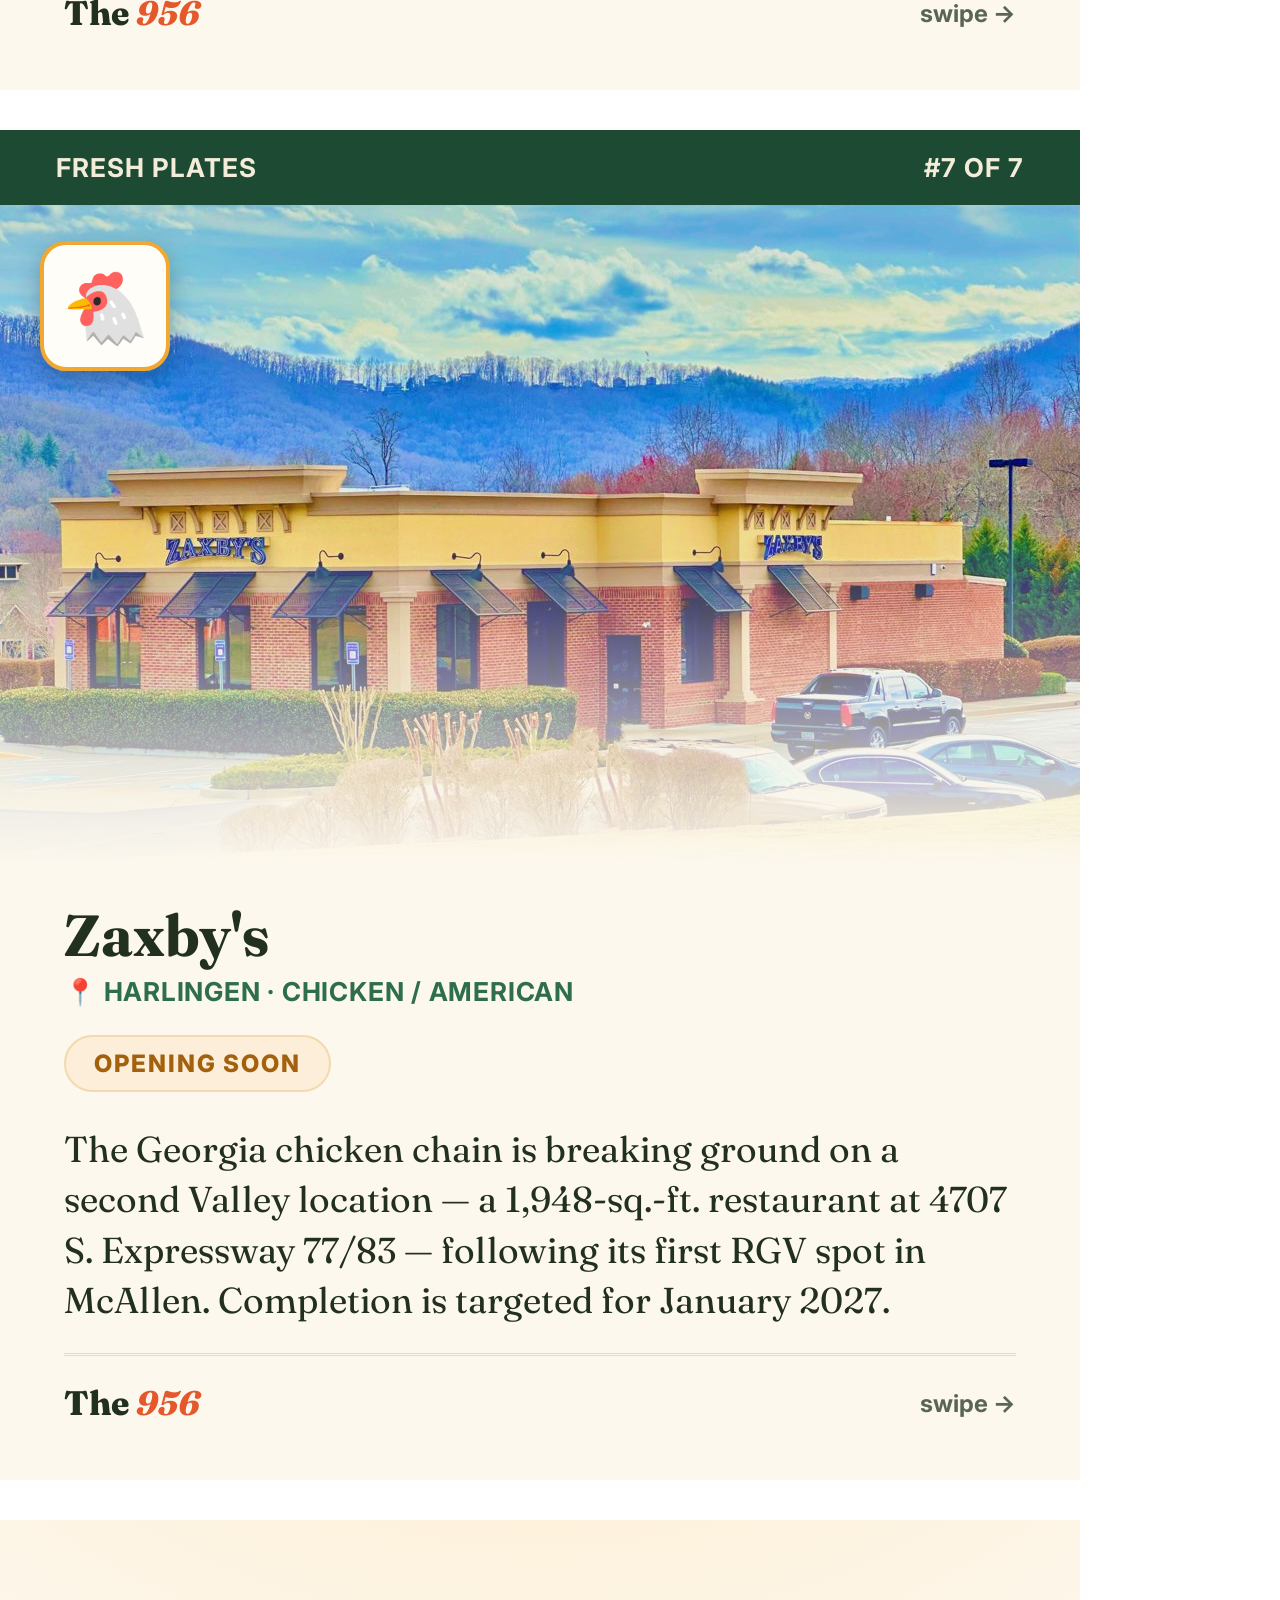
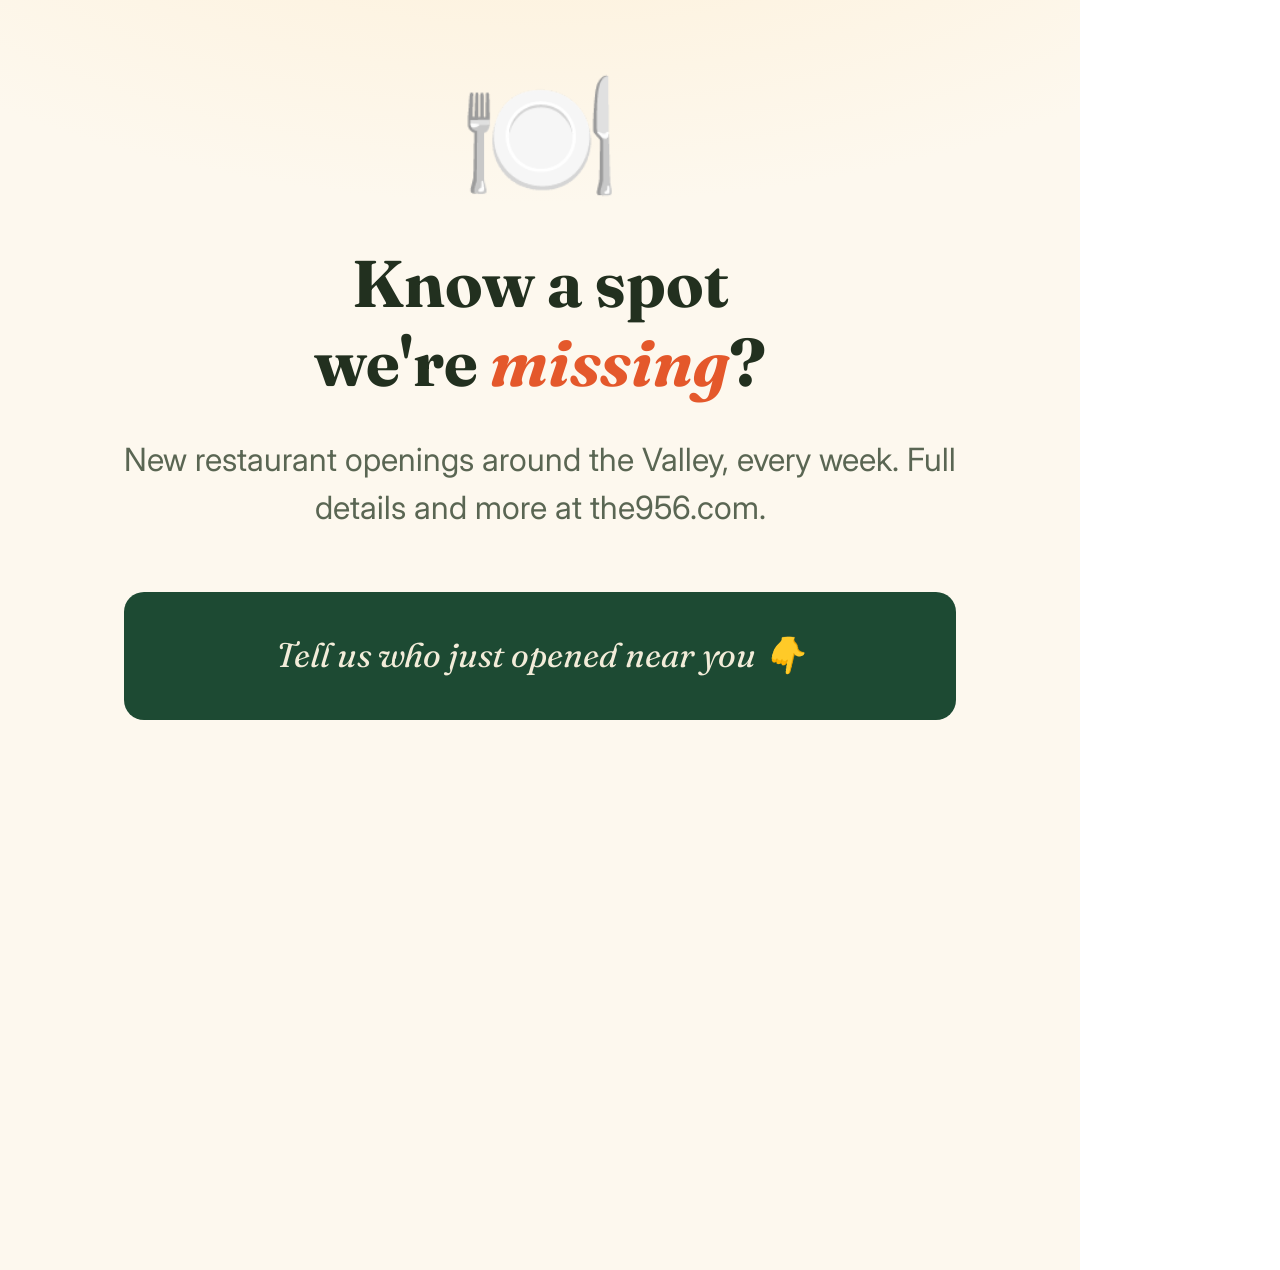
<file: social/fresh-plates-carousel.html>
<!DOCTYPE html>
<html lang="en">
<head>
<meta charset="UTF-8" />
<link href="https://fonts.googleapis.com/css2?family=Fraunces:opsz,wght,SOFT@9..144,300..900,50&family=Inter:wght@400;500;600;700;800&display=swap" rel="stylesheet" />
<style>
  :root {
    --paper: #fdf8ee; --paper-2: #f7efdd; --ink: #22301f; --ink-soft: #5a6653;
    --sunset: #e4582b; --sunset-deep: #c2431c; --citrus: #f0a832;
    --palm: #2e6e4e; --palm-deep: #1d4a33; --card: #fffdf7; --line: #e4d9c2;
    --serif: "Fraunces", Georgia, serif; --sans: "Inter", system-ui, sans-serif;
  }
  * { box-sizing: border-box; margin: 0; padding: 0; }
  body { font-family: var(--sans); }
  .slide { width: 1080px; height: 1350px; background: var(--paper); background-image: radial-gradient(ellipse 1400px 700px at 50% -150px, #fdeed3 0%, var(--paper) 62%); display: flex; flex-direction: column; position: relative; overflow: hidden; }
  .slide + .slide { margin-top: 40px; }
  .band { background: var(--palm-deep); color: #f2ecd9; font-family: var(--sans); font-weight: 700; font-size: 26px; letter-spacing: 0.04em; padding: 22px 56px; display: flex; justify-content: space-between; }
  .pad { padding: 56px 64px; flex: 1; display: flex; flex-direction: column; }
  .sun { position: absolute; top: -220px; left: 50%; transform: translateX(-50%); width: 620px; height: 620px; border-radius: 50%; background: radial-gradient(circle, rgba(240,168,50,0.30) 0%, rgba(240,168,50,0) 68%); }

  /* cover */
  .cover-mast { text-align: center; margin-top: 50px; }
  .cover-mast .overline { font-size: 24px; font-weight: 700; letter-spacing: 0.18em; color: var(--sunset); text-transform: uppercase; }
  .cover-mast h1 { font-family: var(--serif); font-weight: 800; font-size: 108px; line-height: 0.98; letter-spacing: -0.02em; color: var(--ink); margin-top: 18px; }
  .cover-mast h1 em { color: var(--sunset); font-style: italic; }
  .cover-emoji-row { text-align: center; font-size: 90px; margin-top: 50px; letter-spacing: 20px; }
  .cover-hook { text-align: center; font-family: var(--serif); font-weight: 700; font-size: 68px; color: var(--ink); margin-top: 50px; padding: 0 30px; line-height: 1.15; }
  .cover-hook em { color: var(--sunset); font-style: italic; }
  .cover-sub { text-align: center; font-size: 32px; color: var(--ink-soft); margin-top: 30px; padding: 0 60px; line-height: 1.4; }
  .cover-footer { margin-top: auto; text-align: center; padding-bottom: 20px; font-size: 26px; font-weight: 700; color: var(--palm-deep); }

  /* restaurant slide */
  .r-photo { position: relative; width: 100%; height: 660px; flex-shrink: 0; overflow: hidden; background: var(--paper-2); }
  .r-photo img { width: 100%; height: 100%; object-fit: cover; display: block; }
  .r-photo-tint { position: absolute; inset: 0; background: linear-gradient(180deg, rgba(29,74,51,0.15) 0%, rgba(29,74,51,0.05) 45%, var(--paper) 100%); }
  .r-emoji { position: absolute; top: 36px; left: 40px; width: 130px; height: 130px; border-radius: 26px; background: var(--card); border: 4px solid var(--citrus); display: flex; align-items: center; justify-content: center; font-size: 70px; flex-shrink: 0; box-shadow: 0 8px 24px rgba(0,0,0,0.25); }
  .r-pad { padding-top: 40px; }
  .r-name { font-family: var(--serif); font-weight: 700; font-size: 58px; line-height: 1.05; color: var(--ink); }
  .r-sub { font-size: 26px; font-weight: 700; color: var(--palm); margin-top: 10px; text-transform: uppercase; letter-spacing: 0.03em; }
  .badge-row { margin-top: 28px; }
  .badge { display: inline-block; font-size: 24px; font-weight: 800; letter-spacing: 0.08em; text-transform: uppercase; padding: 12px 28px; border-radius: 999px; }
  .badge.open { background: #eaf3ec; color: var(--palm-deep); border: 2px solid #cde3d4; }
  .badge.soon { background: #fdeeda; color: #a4610d; border: 2px solid #f3d9ad; }
  .r-blurb { font-family: var(--serif); font-size: 36px; line-height: 1.4; color: var(--ink); margin-top: 32px; }
  .r-footer { margin-top: auto; display: flex; justify-content: space-between; align-items: center; padding-top: 26px; border-top: 3px double var(--line); }
  .r-footer .brand { font-family: var(--serif); font-weight: 800; font-size: 34px; color: var(--ink); }
  .r-footer .brand em { color: var(--sunset); font-style: italic; }
  .r-footer .swipe { font-size: 24px; font-weight: 700; color: var(--ink-soft); }

  /* CTA slide */
  .cta-icon { text-align: center; font-size: 130px; margin-top: 80px; }
  .cta-title { text-align: center; font-family: var(--serif); font-weight: 700; font-size: 66px; color: var(--ink); margin-top: 30px; padding: 0 40px; line-height: 1.2; }
  .cta-title em { color: var(--sunset); font-style: italic; }
  .cta-body { text-align: center; font-size: 32px; color: var(--ink-soft); margin-top: 34px; padding: 0 60px; line-height: 1.5; }
  .cta-prompt { margin-top: 60px; margin-left: 60px; margin-right: 60px; background: var(--palm-deep); color: #f2ecd9; border-radius: 20px; padding: 40px 44px; font-family: var(--serif); font-style: italic; font-size: 34px; text-align: center; line-height: 1.4; }
</style>
</head>
<body>
<script>
// Data-driven: reads the live data/new-restaurants.json (or data/staged/ with
// ?preview=staged) so the carousel always matches what the site shows.
(async () => {
  const staged = new URLSearchParams(location.search).get("preview") === "staged";
  const base = staged ? "../data/staged/" : "../data/";
  const data = await fetch(base + "new-restaurants.json", { cache: "no-store" }).then(r => r.json());
  const restos = data.restaurants;

  const cover = document.createElement("div");
  cover.className = "slide";
  cover.id = "slide-0";
  cover.innerHTML = `
    <div class="sun"></div>
    <div class="pad">
      <div class="cover-mast">
        <div class="overline">This Week in El Valle</div>
        <h1>Fresh <em>Plates</em></h1>
      </div>
      <div class="cover-emoji-row">${restos.map(r => r.emoji).join(" ")}</div>
      <div class="cover-hook">${restos.length} new spots<br>the Valley's<br>talking about</div>
      <div class="cover-sub">${data.section_note}</div>
      <div class="cover-footer">Swipe for the lineup · the956.com</div>
    </div>
  `;
  document.body.appendChild(cover);

  restos.forEach((r, i) => {
    const slide = document.createElement("div");
    slide.className = "slide";
    slide.id = "slide-" + (i + 1);
    const isOpen = r.status === "Now open";
    const filename = (r.photo || "").split("/").pop();
    const photoTag = filename
      ? `<img src="photos/${filename}" alt="${r.name}" onerror="this.remove()">`
      : "";
    slide.innerHTML = `
      <div class="band"><span>FRESH PLATES</span><span>#${i + 1} OF ${restos.length}</span></div>
      <div class="r-photo">
        ${photoTag}
        <div class="r-photo-tint"></div>
        <div class="r-emoji">${r.emoji}</div>
      </div>
      <div class="pad r-pad">
        <div class="r-name">${r.name}</div>
        <div class="r-sub">📍 ${r.city} · ${r.cuisine}</div>
        <div class="badge-row"><span class="badge ${isOpen ? "open" : "soon"}">${r.status}</span></div>
        <div class="r-blurb">${r.blurb}</div>
        <div class="r-footer">
          <div class="brand">The <em>956</em></div>
          <div class="swipe">swipe →</div>
        </div>
      </div>
    `;
    document.body.appendChild(slide);
  });

  const cta = document.createElement("div");
  cta.className = "slide";
  cta.id = "slide-" + (restos.length + 1);
  cta.innerHTML = `
    <div class="pad">
      <div class="cta-icon">🍽️</div>
      <div class="cta-title">Know a spot<br>we're <em>missing</em>?</div>
      <div class="cta-body">New restaurant openings around the Valley, every week. Full details and more at the956.com.</div>
      <div class="cta-prompt">Tell us who just opened near you 👇</div>
    </div>
  `;
  document.body.appendChild(cta);

  const only = new URLSearchParams(location.search).get("slide");
  if (only !== null) {
    document.querySelectorAll(".slide").forEach((s) => {
      s.style.display = s.id === "slide-" + only ? "flex" : "none";
      s.style.margin = "0";
    });
  }
})();
</script>
</body>
</html>
</file>
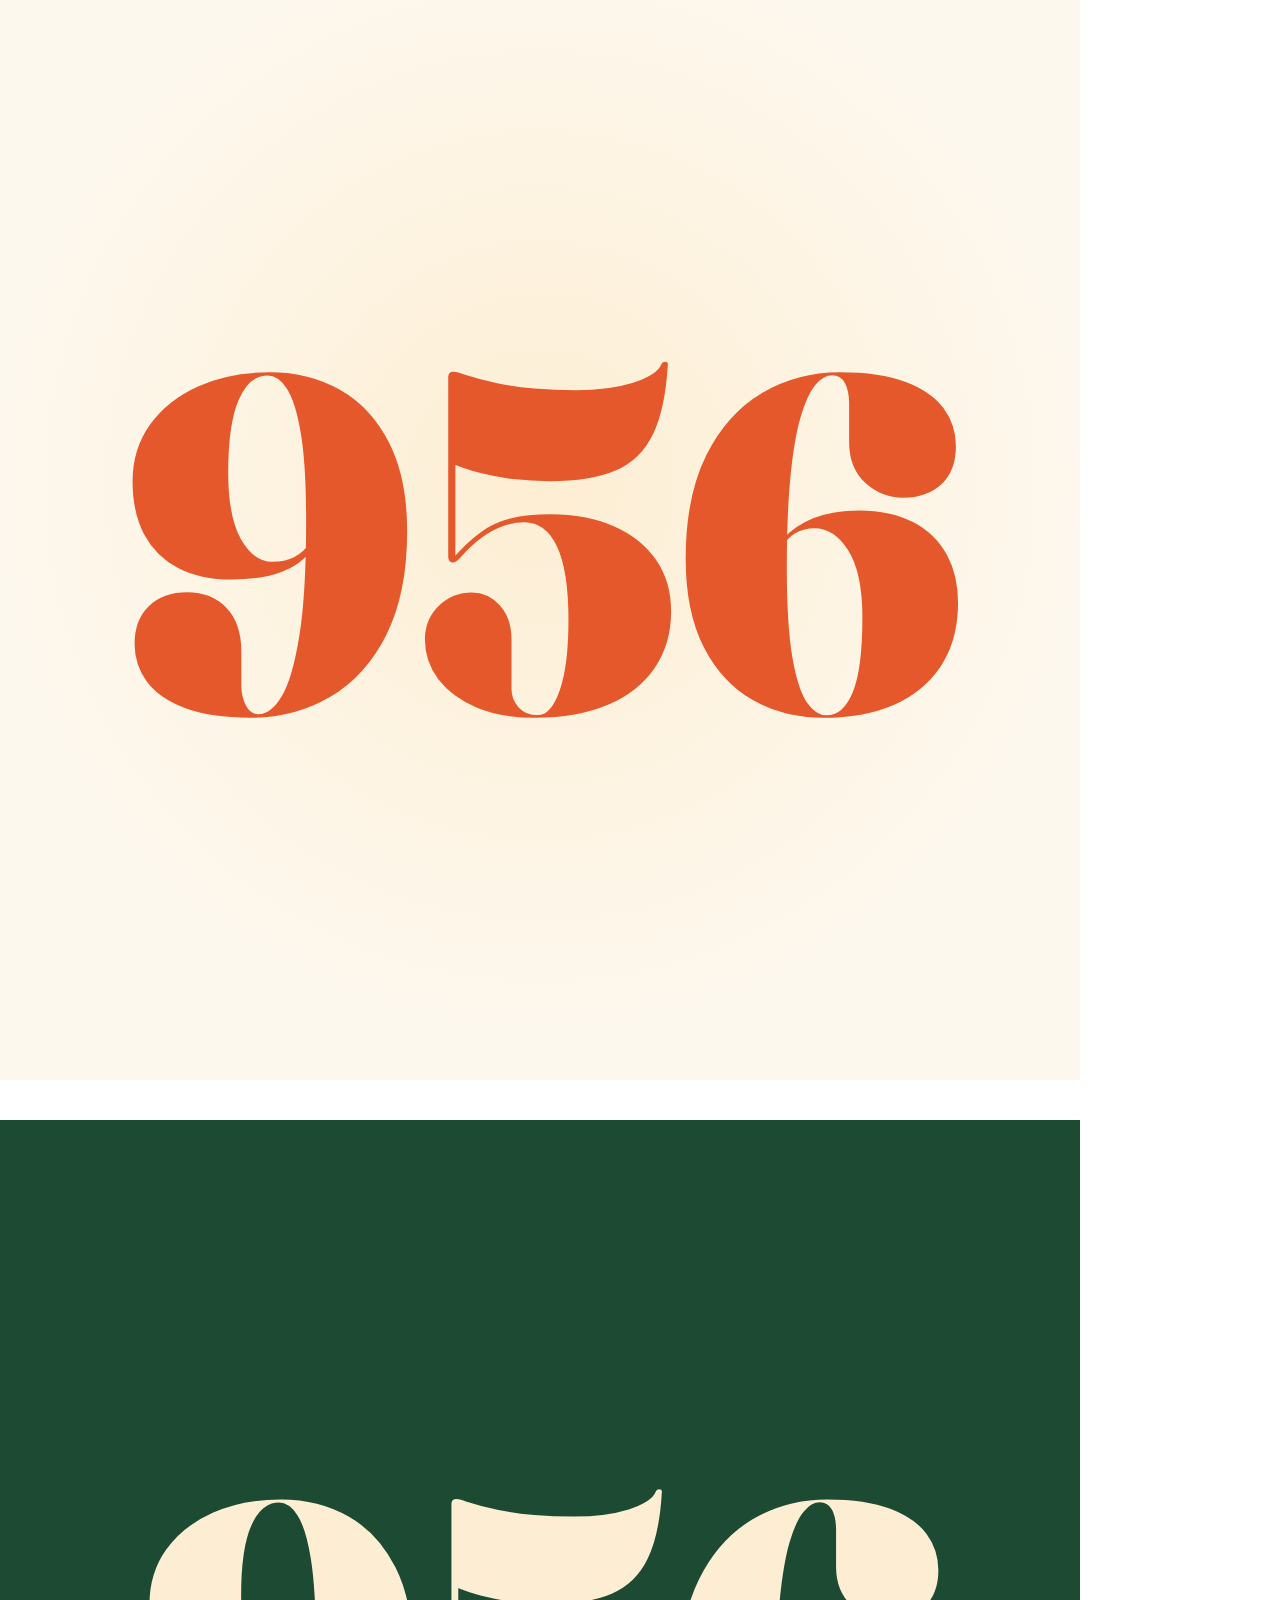
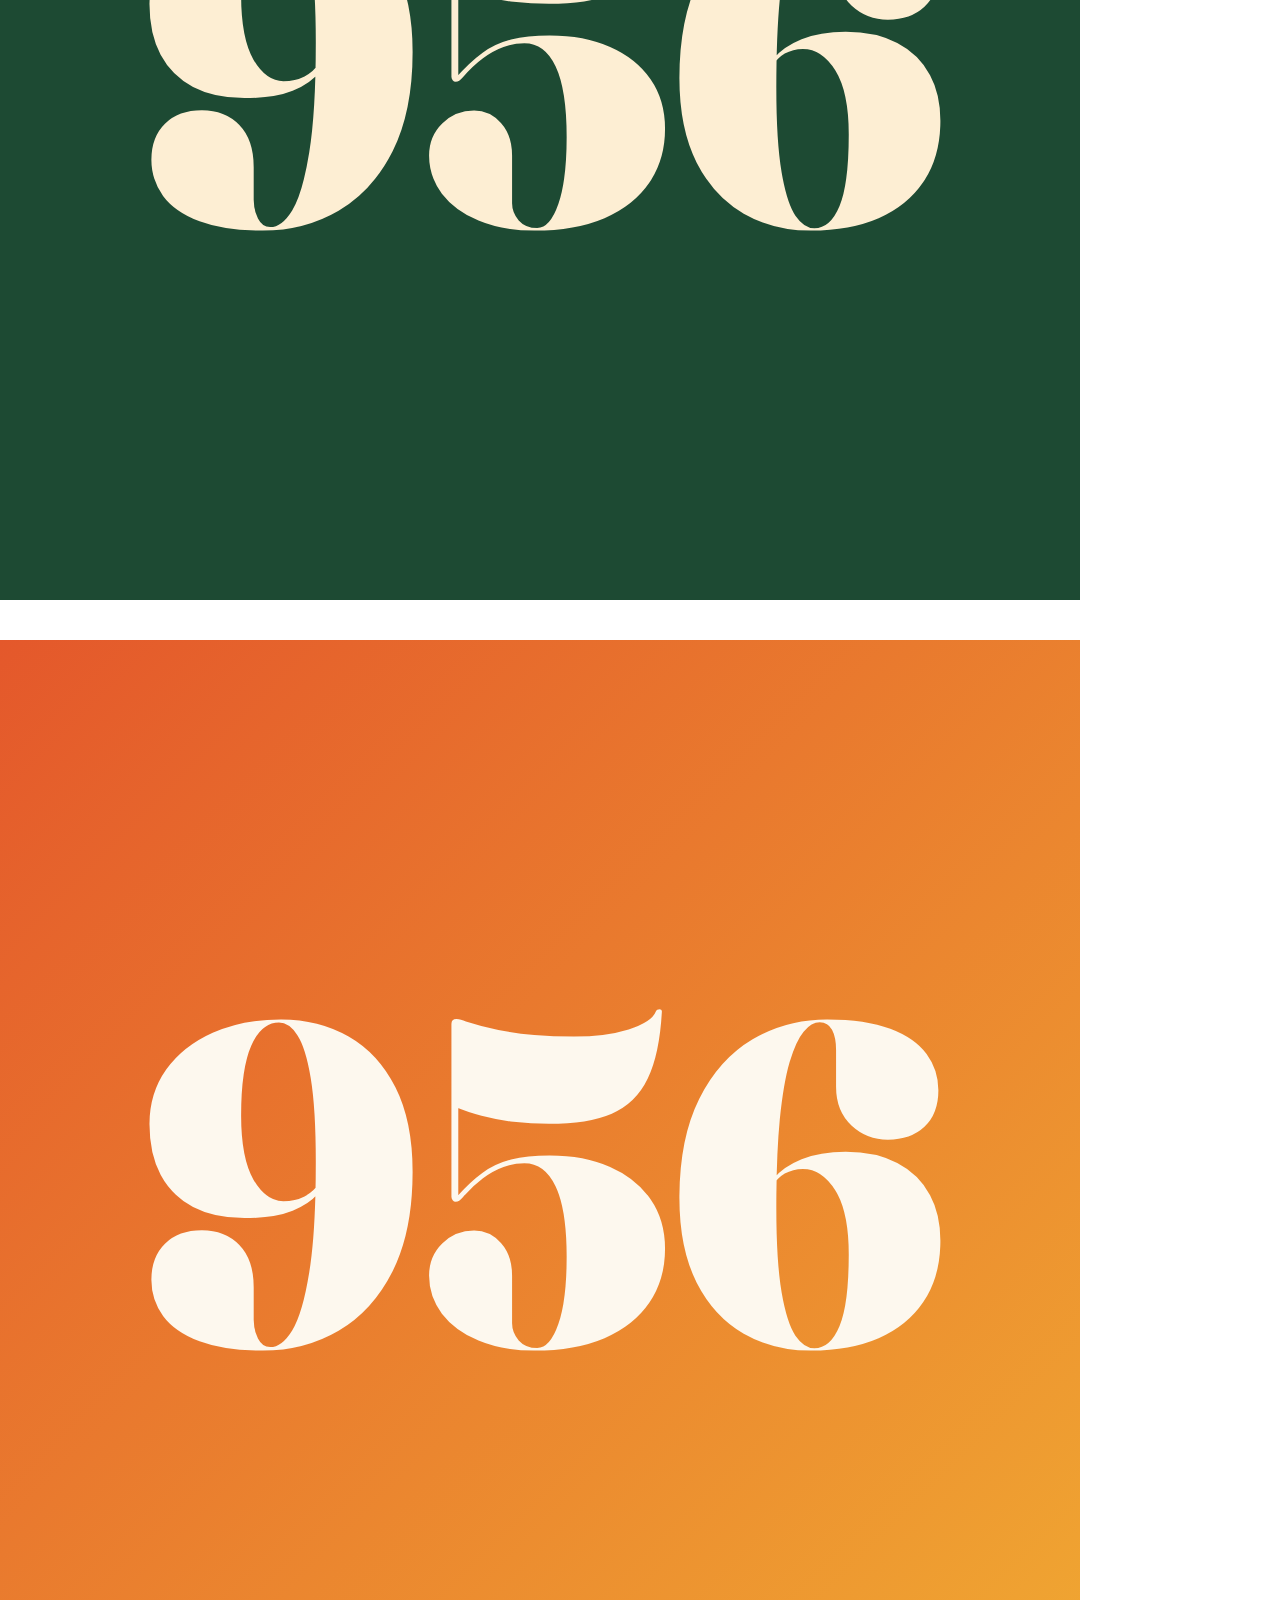
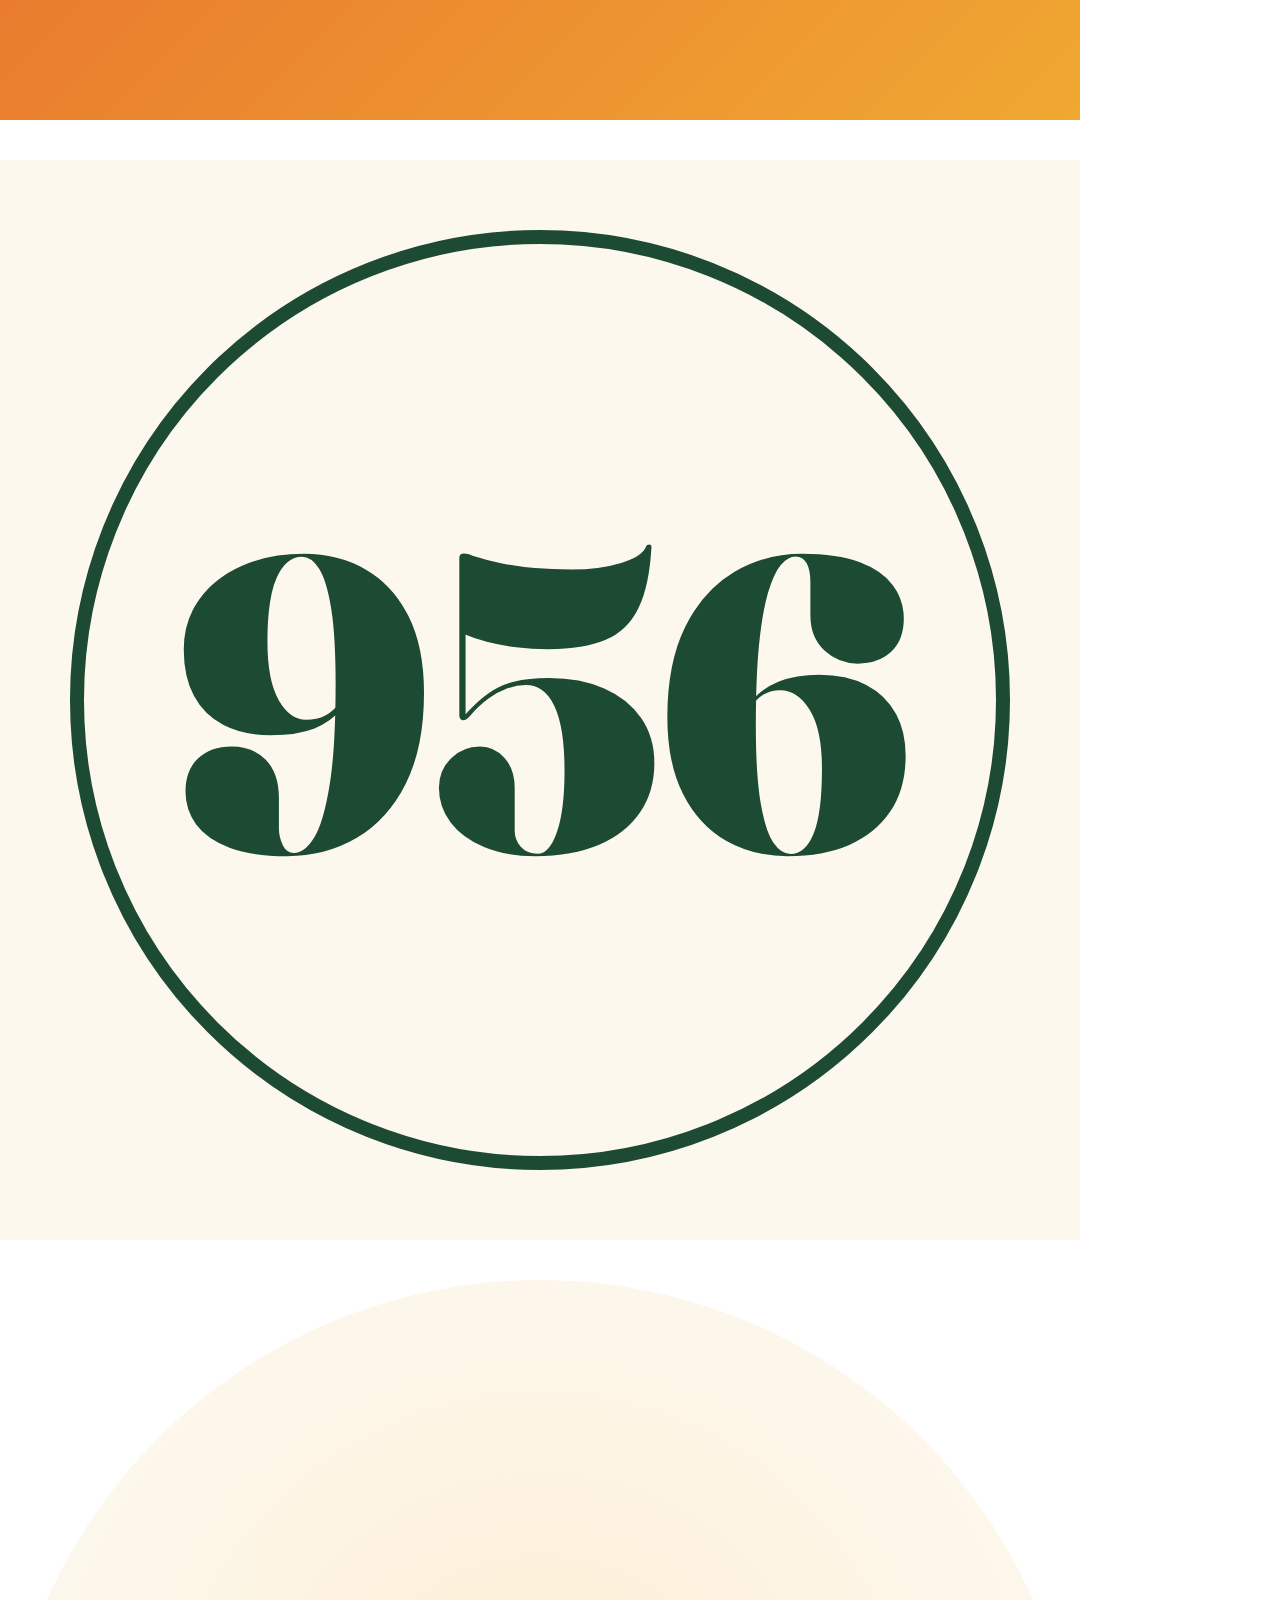
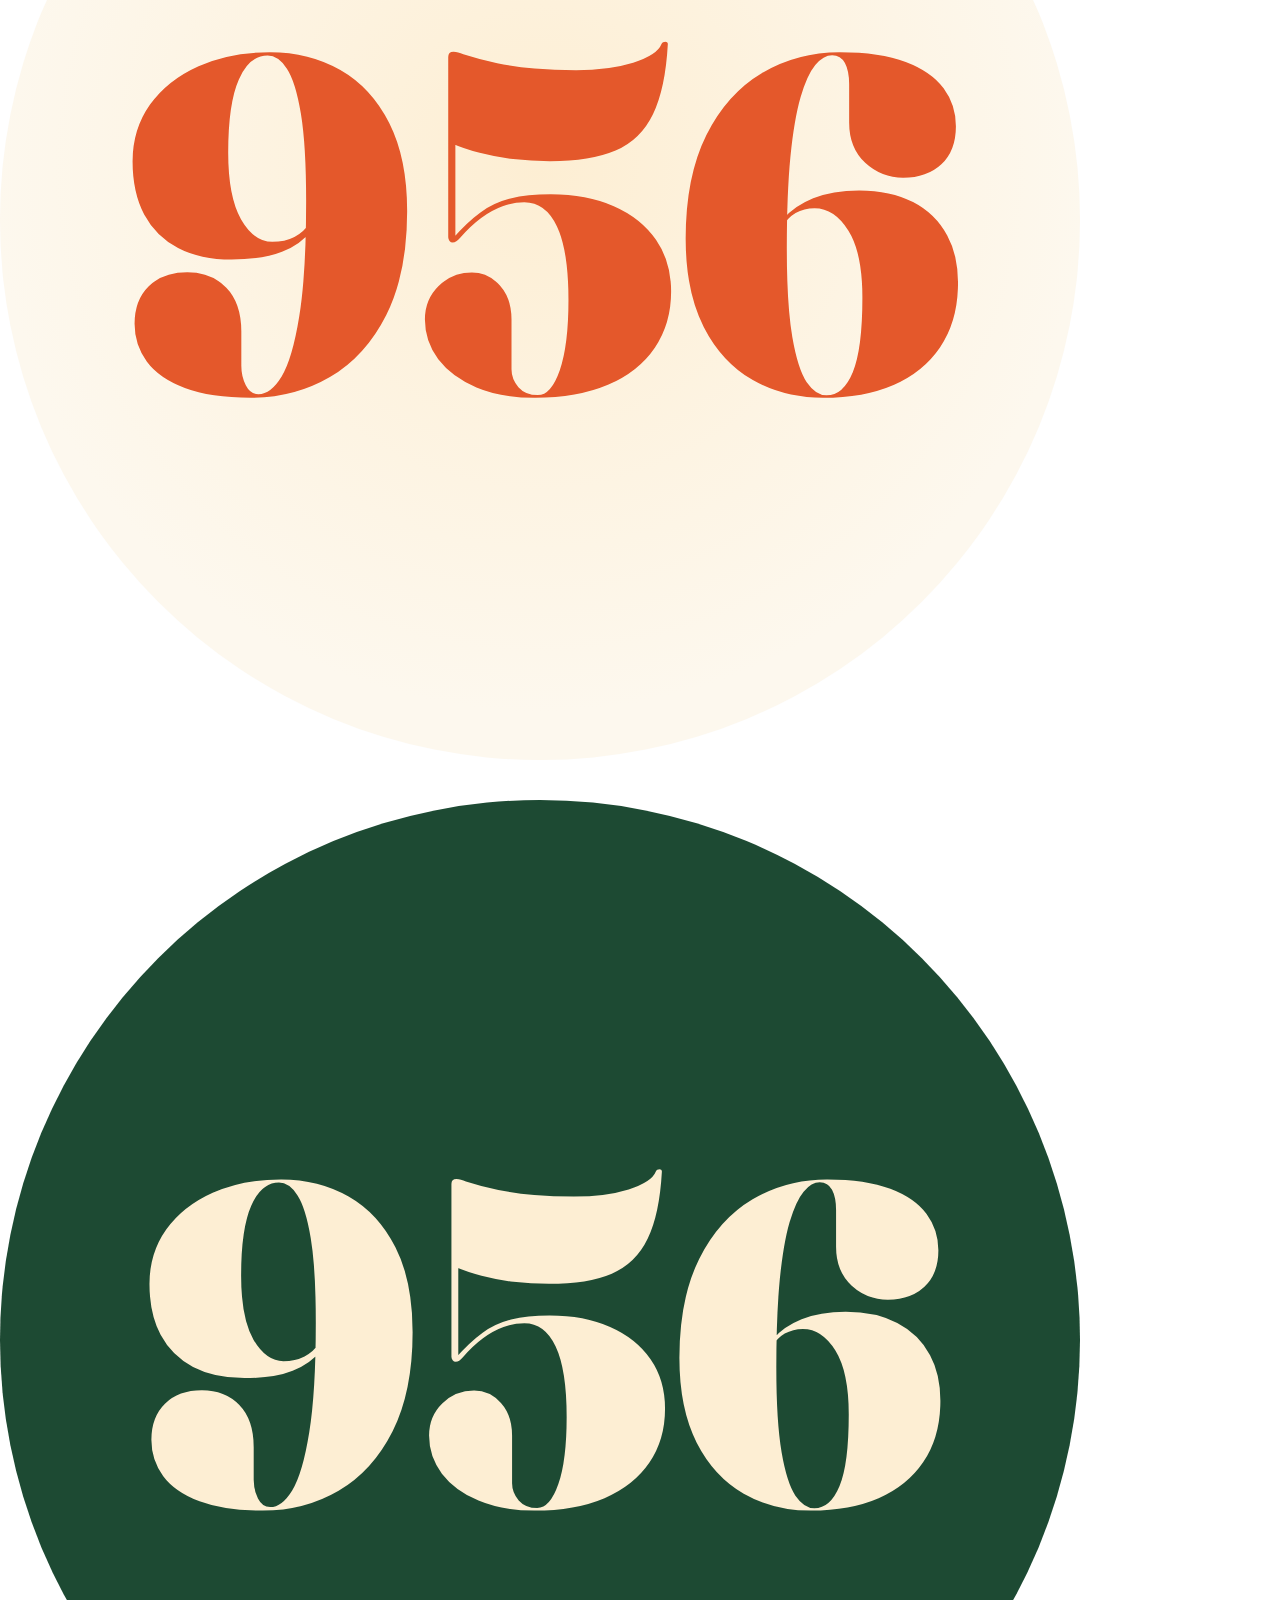
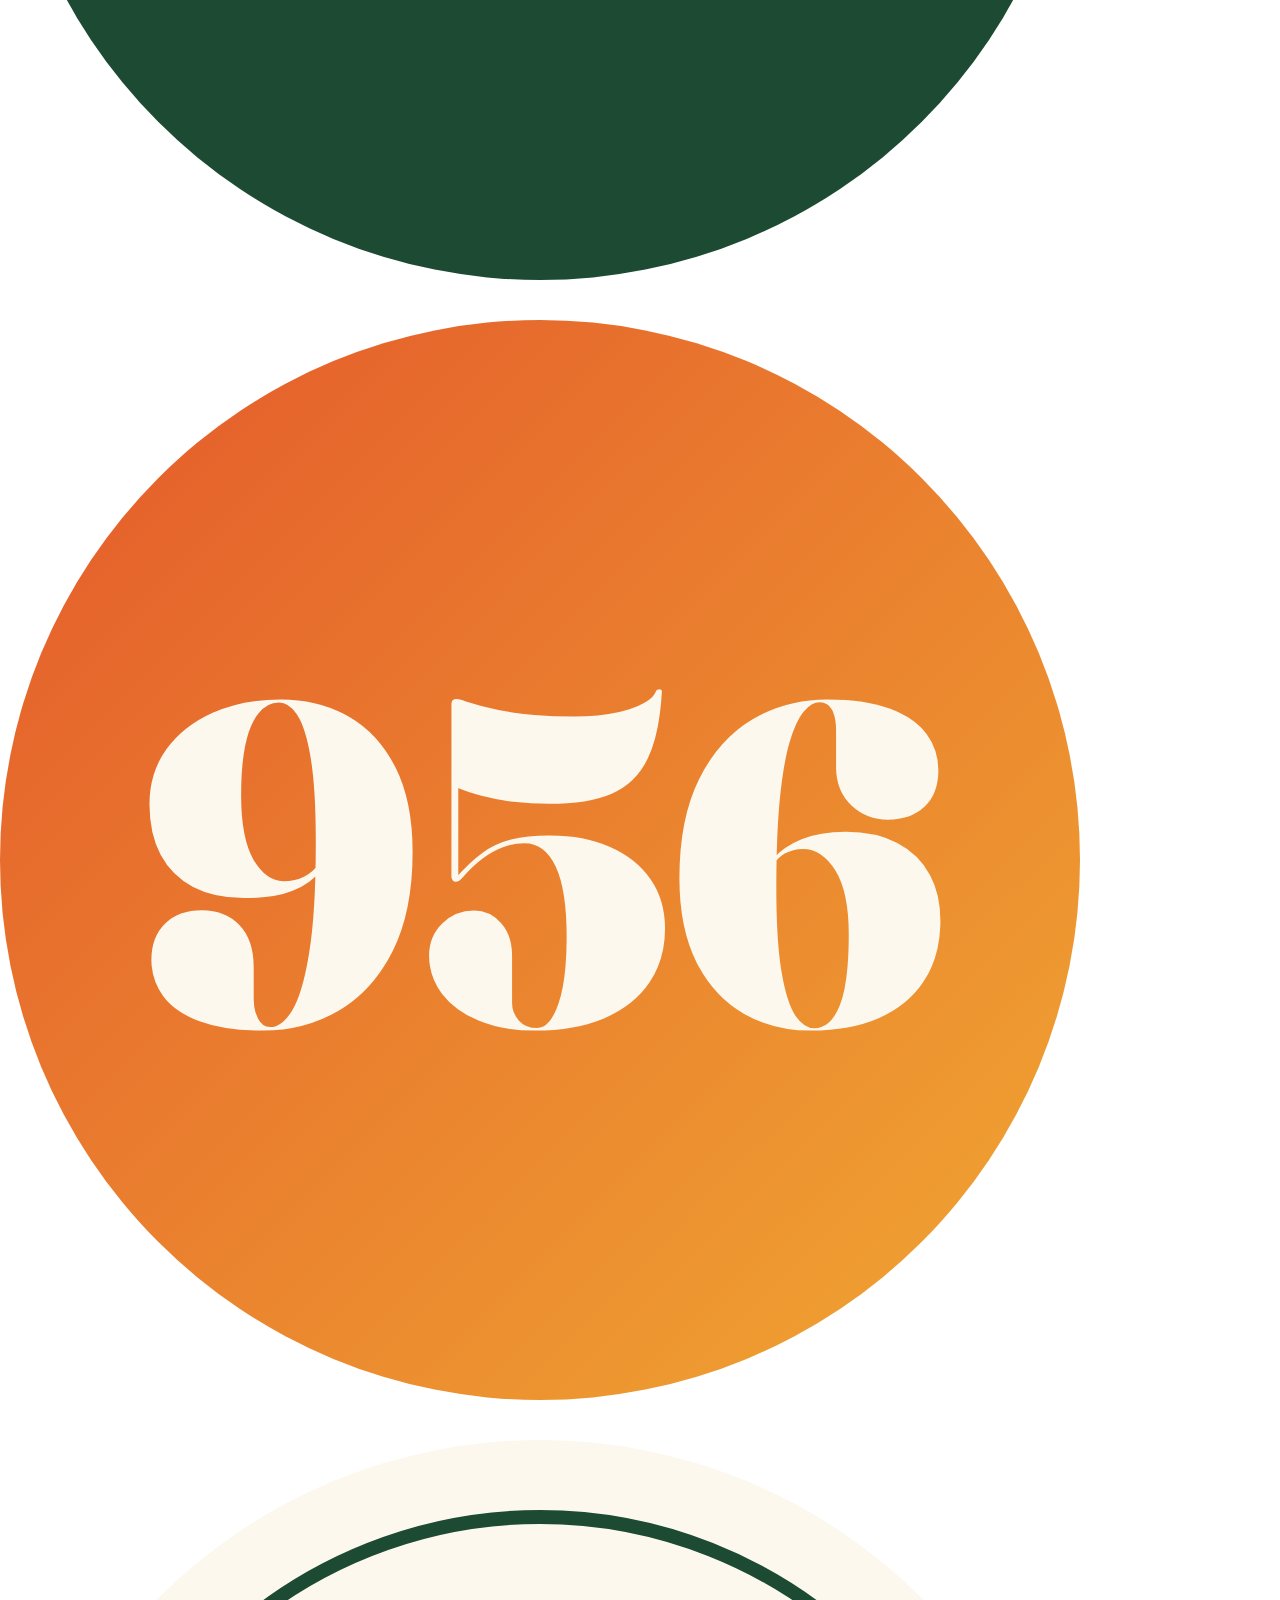
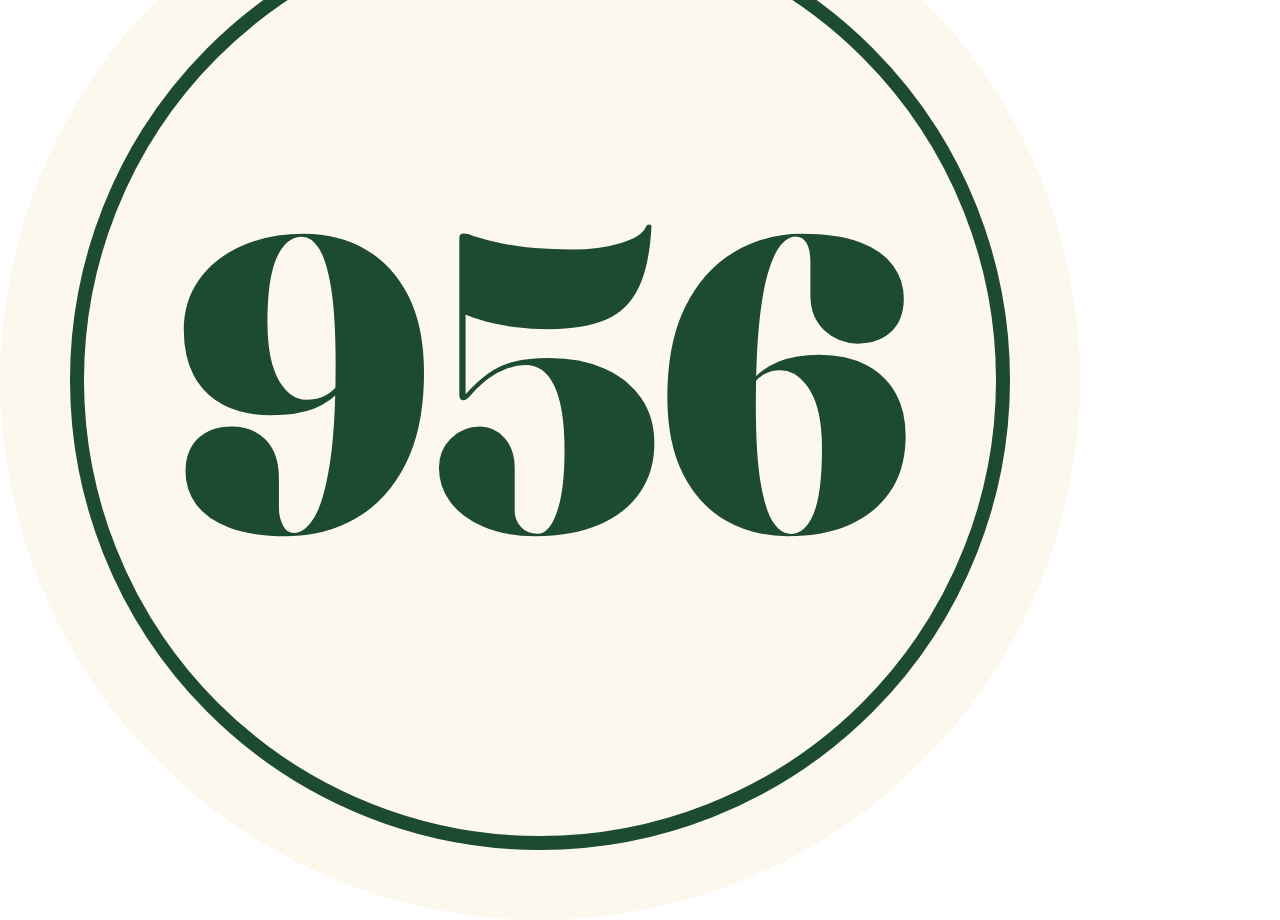
<file: social/profile-pic-options.html>
<!DOCTYPE html>
<html lang="en">
<head>
<meta charset="UTF-8" />
<link href="https://fonts.googleapis.com/css2?family=Fraunces:opsz,wght,SOFT@9..144,300..900,50&display=swap" rel="stylesheet" />
<style>
  :root {
    --paper: #fdf8ee; --ink: #22301f;
    --sunset: #e4582b; --sunset-deep: #c2431c; --citrus: #f0a832;
    --palm: #2e6e4e; --palm-deep: #1d4a33;
    --serif: "Fraunces", Georgia, serif;
  }
  * { box-sizing: border-box; margin: 0; padding: 0; }
  .canvas {
    width: 1080px; height: 1080px;
    display: flex; align-items: center; justify-content: center;
    position: relative; overflow: hidden;
  }
  .canvas + .canvas { margin-top: 40px; }
  /* Circle safe-zone guide: platforms crop anything outside this circle. */
  .safe-guide {
    position: absolute; inset: 0;
    border-radius: 50%;
    box-shadow: 0 0 0 2000px rgba(0,0,0,0.55);
  }

  /* Option A: bold numerals on sunset-glow paper */
  .a { background: var(--paper); background-image: radial-gradient(circle at 50% 45%, #fdeed3 0%, var(--paper) 68%); }
  .a .num { font-family: var(--serif); font-weight: 900; font-size: 480px; letter-spacing: -0.02em; color: var(--sunset); line-height: 1; }

  /* Option B: solid palm circle, cream numerals */
  .b { background: var(--palm-deep); }
  .b .num { font-family: var(--serif); font-weight: 900; font-size: 460px; letter-spacing: -0.02em; color: #fdeed3; line-height: 1; }

  /* Option C: sunset-to-citrus gradient block, ink numerals */
  .c { background: linear-gradient(135deg, var(--sunset) 0%, var(--citrus) 100%); }
  .c .num { font-family: var(--serif); font-weight: 900; font-size: 460px; letter-spacing: -0.02em; color: var(--paper); line-height: 1; }

  /* Option D: paper with thin ring + numerals, like a coin/seal */
  .d { background: var(--paper); }
  .d .ring { position: absolute; inset: 70px; border: 14px solid var(--palm-deep); border-radius: 50%; }
  .d .num { font-family: var(--serif); font-weight: 900; font-size: 420px; letter-spacing: -0.02em; color: var(--palm-deep); line-height: 1; z-index: 1; }
</style>
</head>
<body>
  <div class="canvas a" id="a"><div class="num">956</div></div>
  <div class="canvas b" id="b"><div class="num">956</div></div>
  <div class="canvas c" id="c"><div class="num">956</div></div>
  <div class="canvas d" id="d"><div class="ring"></div><div class="num">956</div></div>

  <!-- circle-cropped previews, same options, to see the actual platform result -->
  <div class="canvas a" id="a-crop" style="border-radius:50%;"><div class="num">956</div></div>
  <div class="canvas b" id="b-crop" style="border-radius:50%;"><div class="num">956</div></div>
  <div class="canvas c" id="c-crop" style="border-radius:50%;"><div class="num">956</div></div>
  <div class="canvas d" id="d-crop" style="border-radius:50%;"><div class="ring"></div><div class="num">956</div></div>

<script>
  const only = new URLSearchParams(location.search).get("id");
  if (only) {
    document.querySelectorAll(".canvas").forEach((c) => {
      c.style.display = c.id === only ? "flex" : "none";
      c.style.margin = "0";
    });
    if (only.endsWith("-crop")) document.body.style.background = "#e5e5e5";
  }
</script>
</body>
</html>
</file>
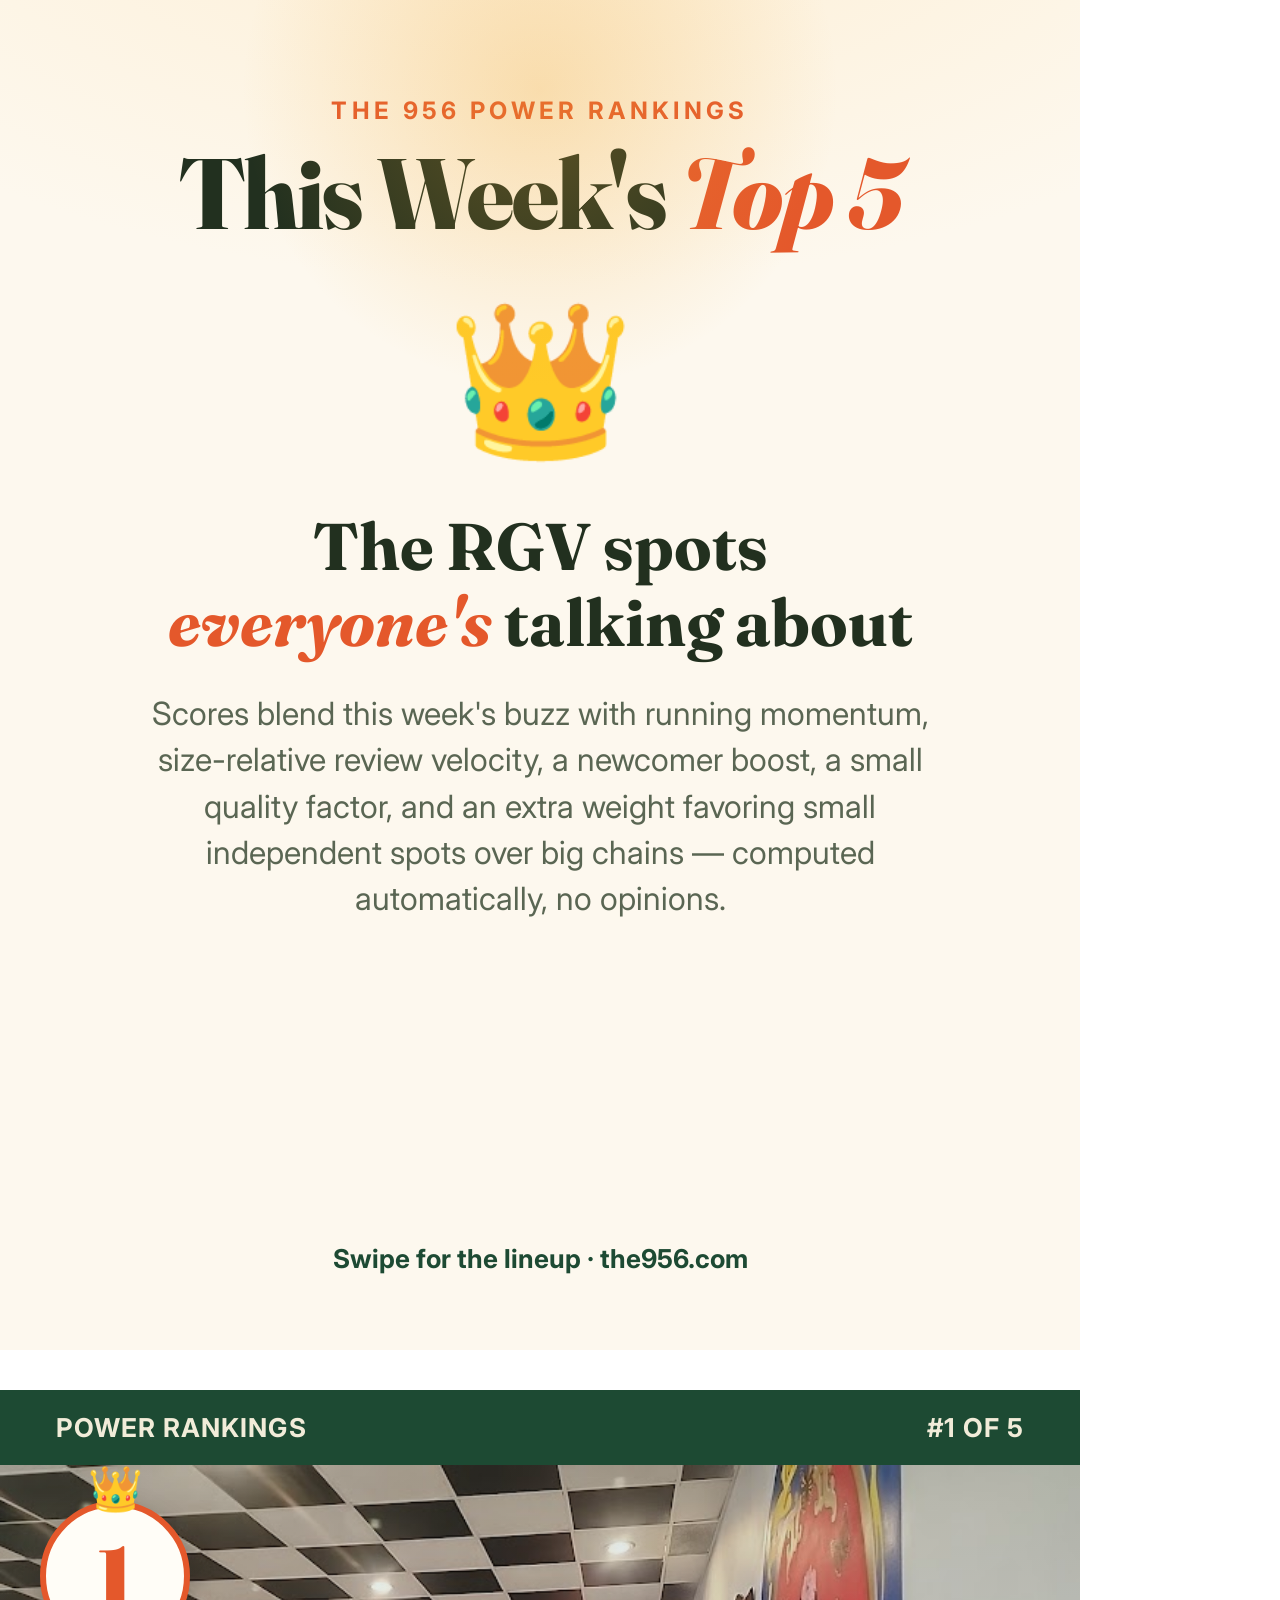
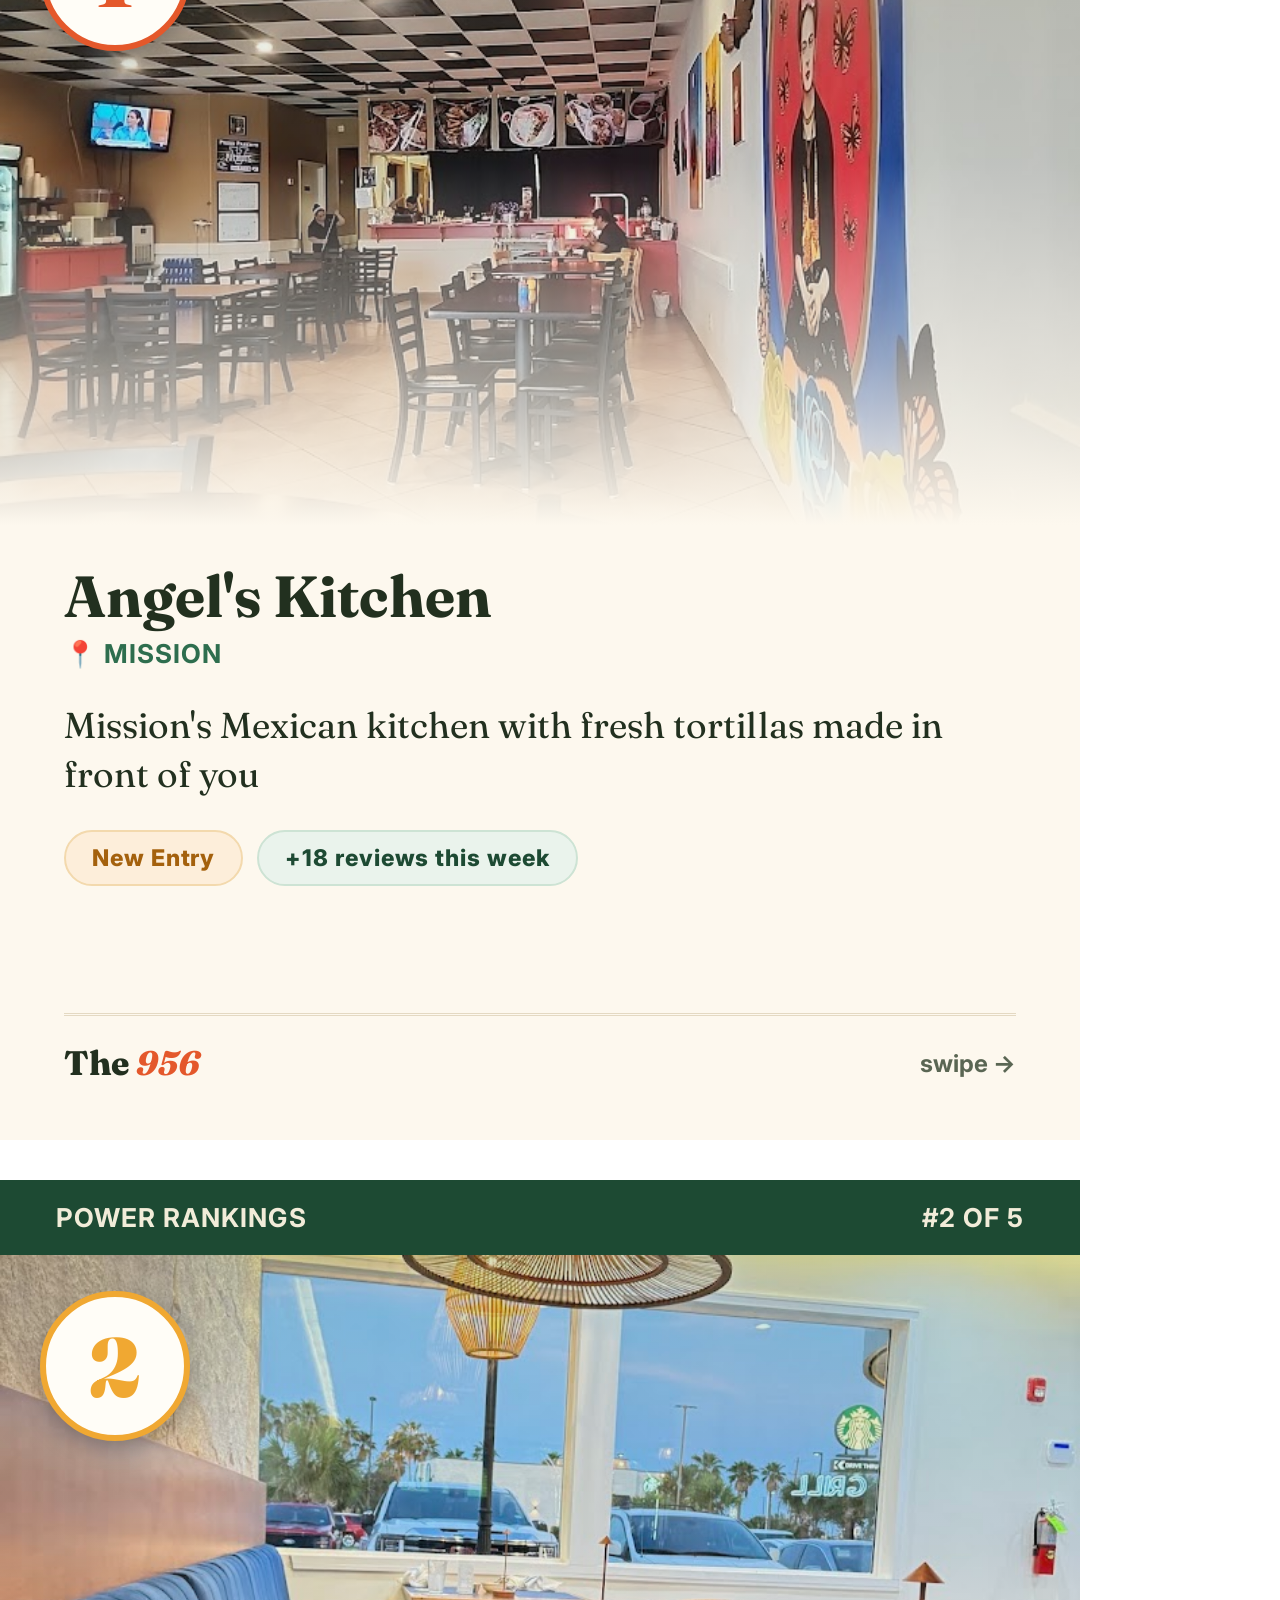
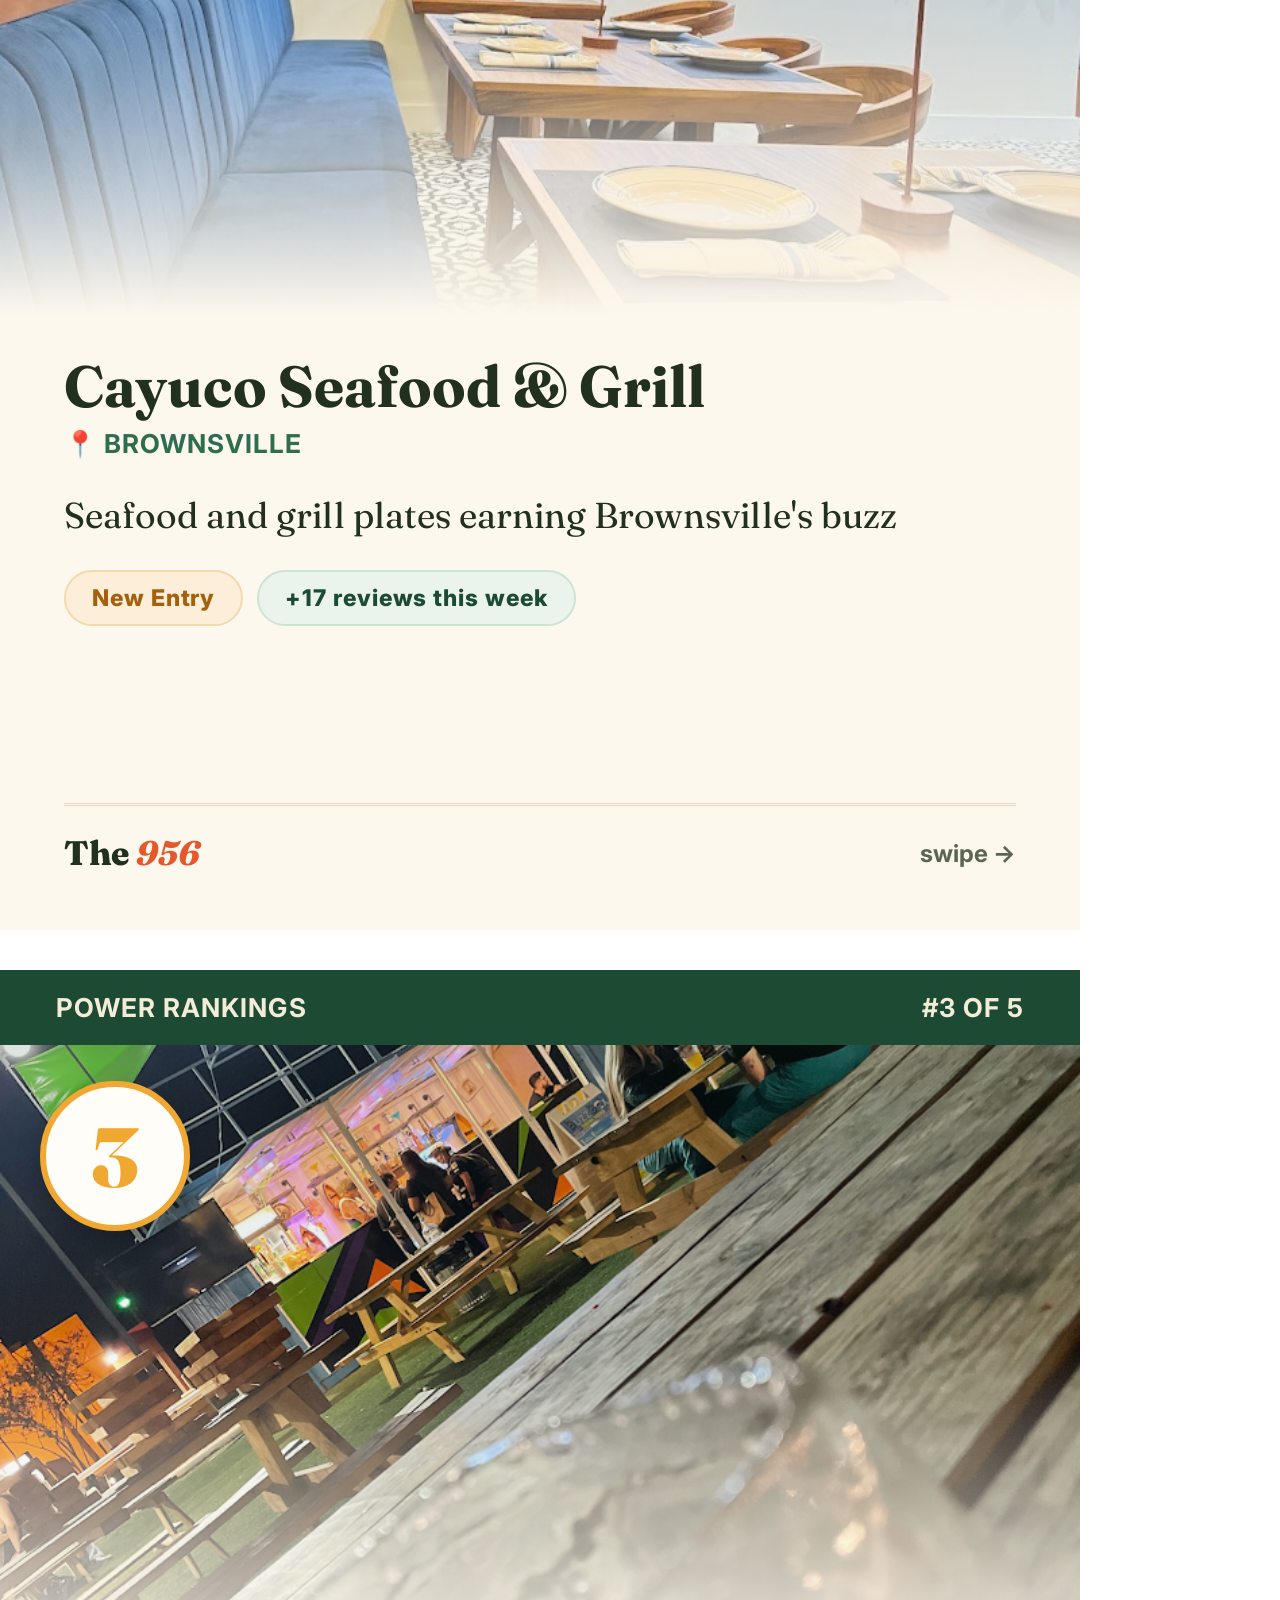
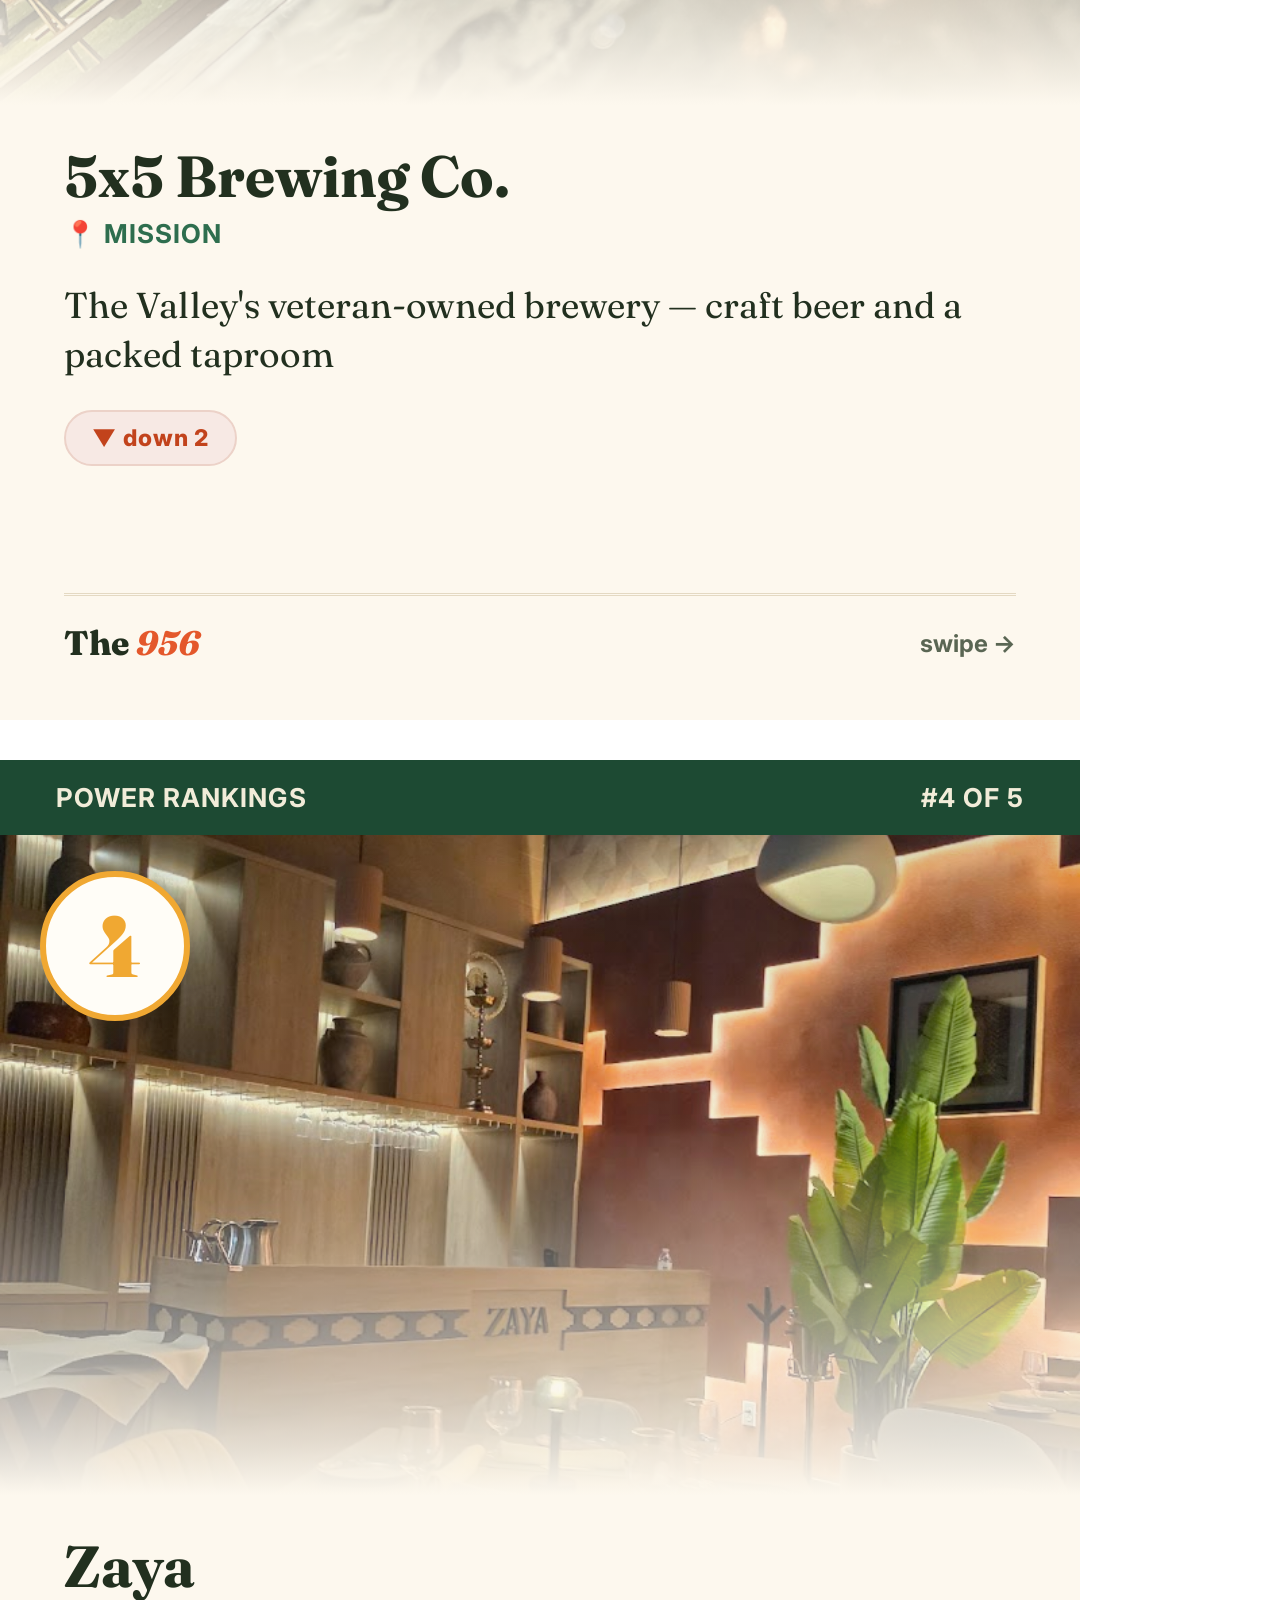
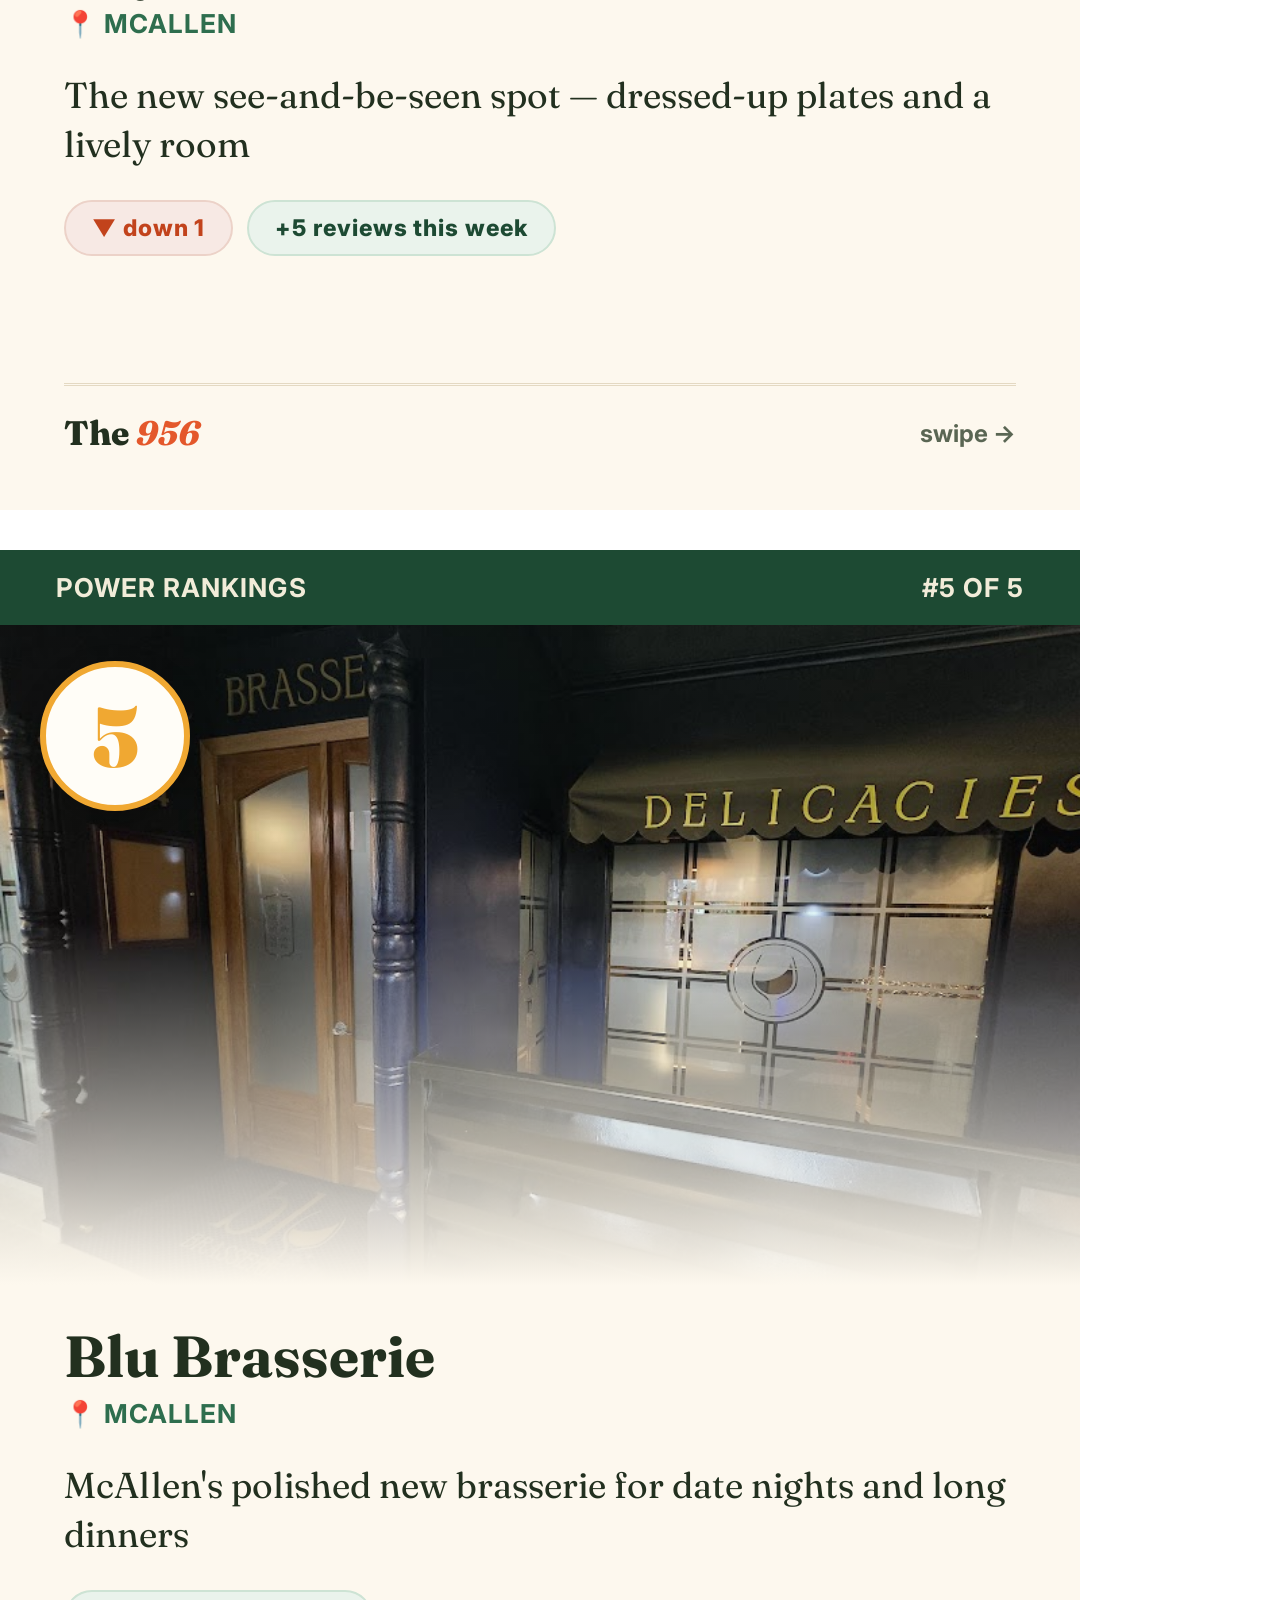
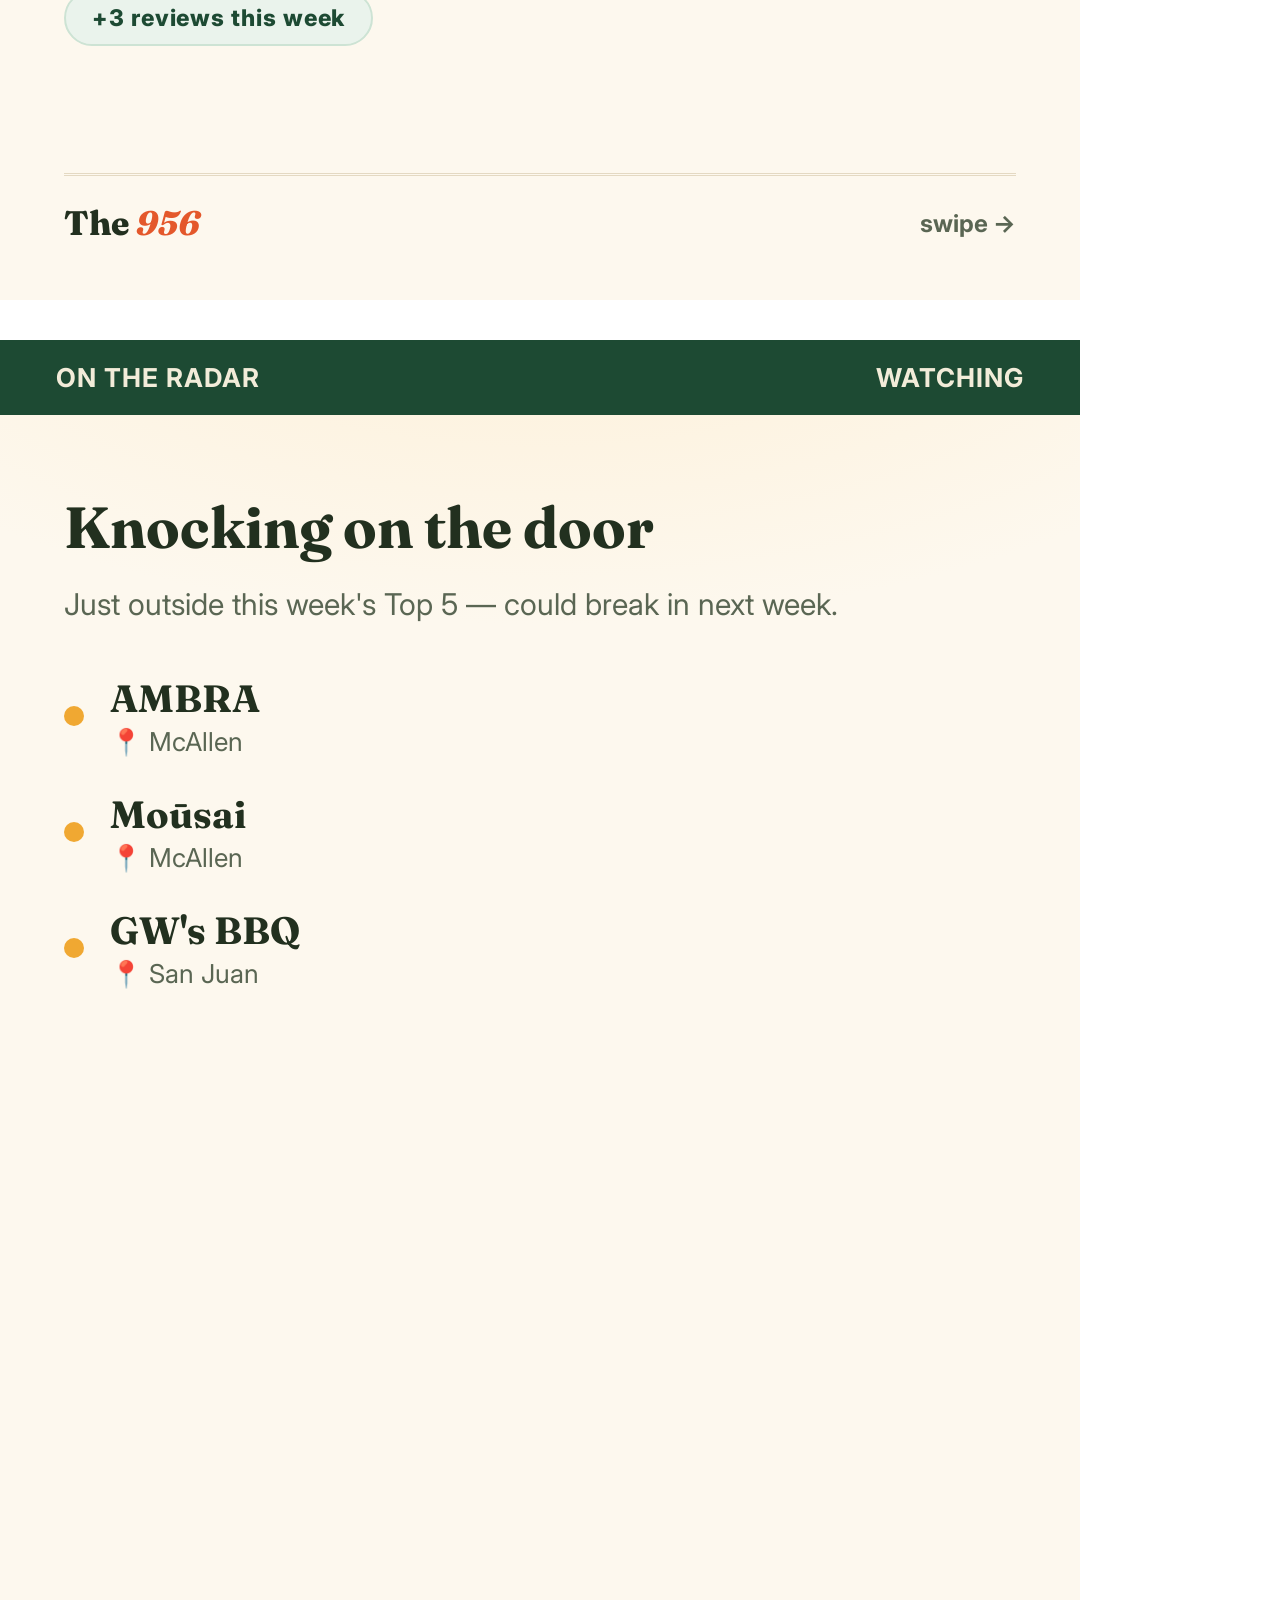
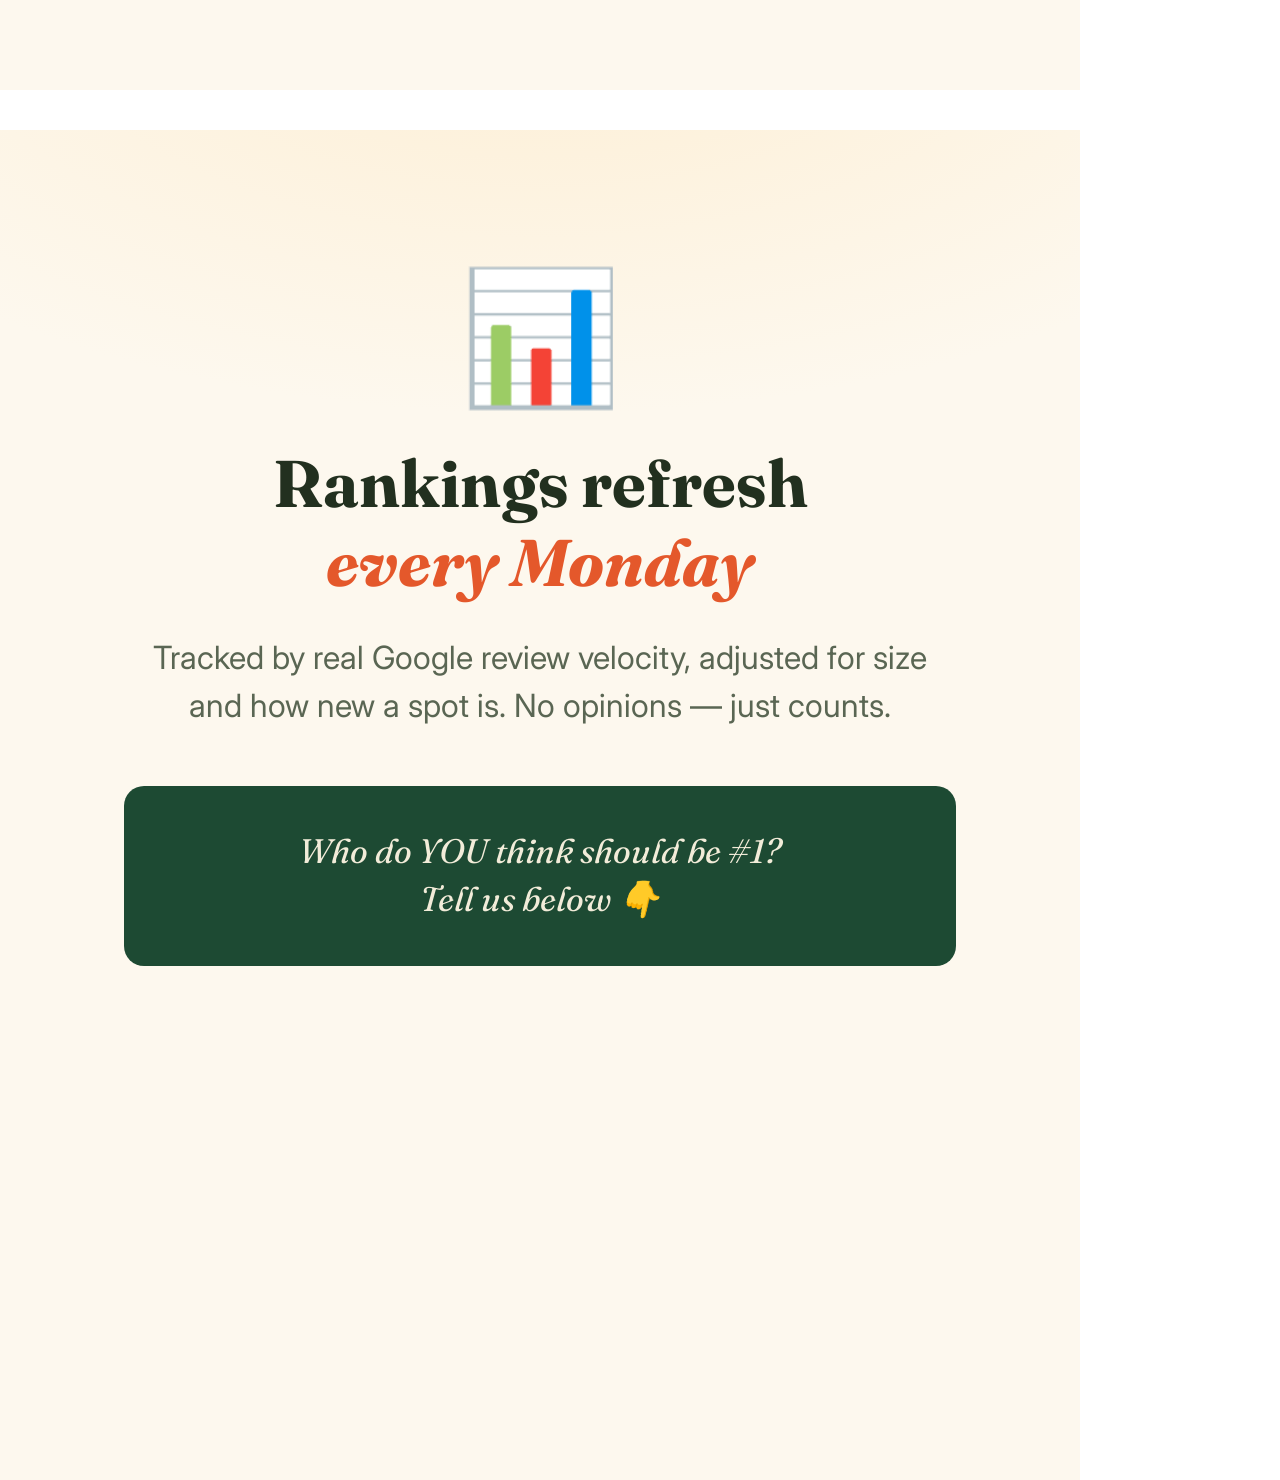
<file: social/rankings-carousel-legacy.html>
<!DOCTYPE html>
<html lang="en">
<head>
<meta charset="UTF-8" />
<link href="https://fonts.googleapis.com/css2?family=Fraunces:opsz,wght,SOFT@9..144,300..900,50&family=Inter:wght@400;500;600;700;800&display=swap" rel="stylesheet" />
<style>
  :root {
    --paper: #fdf8ee; --paper-2: #f7efdd; --ink: #22301f; --ink-soft: #5a6653;
    --sunset: #e4582b; --sunset-deep: #c2431c; --citrus: #f0a832;
    --palm: #2e6e4e; --palm-deep: #1d4a33; --card: #fffdf7; --line: #e4d9c2;
    --serif: "Fraunces", Georgia, serif; --sans: "Inter", system-ui, sans-serif;
  }
  * { box-sizing: border-box; margin: 0; padding: 0; }
  body { font-family: var(--sans); }
  .slide {
    width: 1080px; height: 1350px;
    background: var(--paper);
    background-image: radial-gradient(ellipse 1400px 700px at 50% -150px, #fdeed3 0%, var(--paper) 62%);
    display: flex; flex-direction: column;
    position: relative; overflow: hidden;
  }
  .slide + .slide { margin-top: 40px; }
  .band { background: var(--palm-deep); color: #f2ecd9; font-weight: 700; font-size: 26px; letter-spacing: 0.04em; padding: 22px 56px; display: flex; justify-content: space-between; }
  .pad { padding: 56px 64px; flex: 1; display: flex; flex-direction: column; }
  .sun { position: absolute; top: -220px; left: 50%; transform: translateX(-50%); width: 620px; height: 620px; border-radius: 50%; background: radial-gradient(circle, rgba(240,168,50,0.30) 0%, rgba(240,168,50,0) 68%); }

  /* cover */
  .cover-mast { text-align: center; margin-top: 40px; }
  .cover-mast .overline { font-size: 24px; font-weight: 700; letter-spacing: 0.18em; color: var(--sunset); text-transform: uppercase; }
  .cover-mast h1 { font-family: var(--serif); font-weight: 800; font-size: 100px; line-height: 1; letter-spacing: -0.02em; color: var(--ink); margin-top: 18px; }
  .cover-mast h1 em { color: var(--sunset); font-style: italic; }
  .crown-big { text-align: center; font-size: 150px; margin-top: 44px; }
  .cover-hook { text-align: center; font-family: var(--serif); font-weight: 700; font-size: 66px; color: var(--ink); margin-top: 40px; padding: 0 30px; line-height: 1.15; }
  .cover-hook em { color: var(--sunset); font-style: italic; }
  .cover-sub { text-align: center; font-size: 32px; color: var(--ink-soft); margin-top: 30px; padding: 0 60px; line-height: 1.45; }
  .cover-footer { margin-top: auto; text-align: center; padding-bottom: 20px; font-size: 26px; font-weight: 700; color: var(--palm-deep); }

  /* spot slide */
  .sp-photo { position: relative; width: 100%; height: 660px; flex-shrink: 0; overflow: hidden; background: var(--paper-2); }
  .sp-photo img { width: 100%; height: 100%; object-fit: cover; display: block; }
  .sp-photo-tint { position: absolute; inset: 0; background: linear-gradient(180deg, rgba(29,74,51,0.15) 0%, rgba(29,74,51,0.05) 45%, var(--paper) 100%); }
  .medal { position: absolute; top: 36px; left: 40px; width: 150px; height: 150px; border-radius: 50%; display: flex; align-items: center; justify-content: center; font-family: var(--serif); font-weight: 900; font-size: 84px; background: var(--card); border: 6px solid var(--citrus); color: var(--citrus); box-shadow: 0 8px 24px rgba(0,0,0,0.25); }
  .medal.gold { border-color: var(--sunset); color: var(--sunset); }
  .crown-tag { position: absolute; top: -46px; left: 50%; transform: translateX(-50%); font-size: 44px; }
  .pad.sp-pad { padding-top: 40px; }
  .sp-name { font-family: var(--serif); font-weight: 700; font-size: 58px; line-height: 1.08; color: var(--ink); }
  .sp-city { font-size: 26px; font-weight: 700; color: var(--palm); margin-top: 10px; text-transform: uppercase; letter-spacing: 0.04em; }
  .sp-known { font-family: var(--serif); font-size: 36px; line-height: 1.38; color: var(--ink); margin-top: 32px; }
  .badge-row { margin-top: 30px; display: flex; flex-wrap: wrap; gap: 14px; }
  .pill { font-size: 23px; font-weight: 800; letter-spacing: 0.04em; padding: 12px 26px; border-radius: 999px; background: #eaf3ec; color: var(--palm-deep); border: 2px solid #cde3d4; }
  .pill.hot { background: #fdeeda; color: #a4610d; border-color: #f3d9ad; }
  .pill.down { background: #f7e9e4; color: var(--sunset-deep); border-color: #ecd2c8; }
  .sp-footer { margin-top: auto; display: flex; justify-content: space-between; align-items: center; padding-top: 26px; border-top: 3px double var(--line); }
  .sp-footer .brand { font-family: var(--serif); font-weight: 800; font-size: 34px; color: var(--ink); }
  .sp-footer .brand em { color: var(--sunset); font-style: italic; }
  .sp-footer .swipe { font-size: 24px; font-weight: 700; color: var(--ink-soft); }

  /* radar */
  .radar-title { font-family: var(--serif); font-weight: 700; font-size: 58px; color: var(--ink); margin-top: 20px; }
  .radar-sub { font-size: 30px; color: var(--ink-soft); margin-top: 20px; line-height: 1.4; }
  .radar-list { margin-top: 50px; display: flex; flex-direction: column; gap: 34px; }
  .radar-item { display: flex; align-items: center; gap: 26px; }
  .radar-item .dot { width: 20px; height: 20px; border-radius: 50%; background: var(--citrus); flex-shrink: 0; }
  .radar-item .name { font-family: var(--serif); font-weight: 700; font-size: 38px; color: var(--ink); }
  .radar-item .desc { font-size: 26px; color: var(--ink-soft); margin-top: 4px; }

  /* CTA */
  .cta-icon { text-align: center; font-size: 130px; margin-top: 70px; }
  .cta-title { text-align: center; font-family: var(--serif); font-weight: 700; font-size: 66px; color: var(--ink); margin-top: 30px; padding: 0 40px; line-height: 1.2; }
  .cta-title em { color: var(--sunset); font-style: italic; }
  .cta-body { text-align: center; font-size: 32px; color: var(--ink-soft); margin-top: 32px; padding: 0 60px; line-height: 1.5; }
  .cta-prompt { margin: 56px 60px 0; background: var(--palm-deep); color: #f2ecd9; border-radius: 20px; padding: 42px 44px; font-family: var(--serif); font-style: italic; font-size: 34px; text-align: center; line-height: 1.4; }
</style>
</head>
<body>
<script>
// Data-driven: always reads the live data/top-eats.json, so this carousel
// can never show a different ranking than the website.
(async () => {
  const top = await fetch("../data/top-eats.json", { cache: "no-store" }).then(r => r.json());
  const spots = top.spots;

  const cover = document.createElement("div");
  cover.className = "slide";
  cover.id = "slide-0";
  cover.innerHTML = `
    <div class="sun"></div>
    <div class="pad">
      <div class="cover-mast">
        <div class="overline">The 956 Power Rankings</div>
        <h1>This Week's <em>Top 5</em></h1>
      </div>
      <div class="crown-big">👑</div>
      <div class="cover-hook">The RGV spots<br><em>everyone's</em> talking about</div>
      <div class="cover-sub">${top.disclaimer}</div>
      <div class="cover-footer">Swipe for the lineup · the956.com</div>
    </div>
  `;
  document.body.appendChild(cover);

  spots.forEach((s, i) => {
    const slide = document.createElement("div");
    slide.className = "slide";
    slide.id = "slide-" + (i + 1);
    const photoTag = s.photo
      ? `<img src="photos/${s.photo}" alt="${s.name}" onerror="this.remove()">`
      : "";
    const pills = [];
    if (s.moved > 0) pills.push(`<span class="pill hot">▲ up ${s.moved} spot${s.moved === 1 ? "" : "s"}</span>`);
    if (s.moved < 0) pills.push(`<span class="pill down">▼ down ${-s.moved}</span>`);
    if ((s.badges || []).includes("new_entry")) pills.push(`<span class="pill hot">New Entry</span>`);
    if ((s.badges || []).includes("biggest_mover")) pills.push(`<span class="pill hot">Biggest Mover</span>`);
    if (s.rank === 1 && s.streak_weeks > 1) pills.push(`<span class="pill">🔥 ${s.streak_weeks} weeks at #1</span>`);
    if (s.review_delta) pills.push(`<span class="pill">+${s.review_delta} review${s.review_delta === 1 ? "" : "s"} this week</span>`);
    slide.innerHTML = `
      <div class="band"><span>POWER RANKINGS</span><span>#${s.rank} OF ${spots.length}</span></div>
      <div class="sp-photo">
        ${photoTag}
        <div class="sp-photo-tint"></div>
        <div class="medal${s.rank === 1 ? " gold" : ""}">
          ${s.rank === 1 ? '<div class="crown-tag">👑</div>' : ""}
          ${s.rank}
        </div>
      </div>
      <div class="pad sp-pad">
        <div class="sp-name">${s.name}</div>
        <div class="sp-city">📍 ${s.city}</div>
        <div class="sp-known">${s.known_for}</div>
        ${pills.length ? `<div class="badge-row">${pills.join("")}</div>` : ""}
        <div class="sp-footer">
          <div class="brand">The <em>956</em></div>
          <div class="swipe">swipe →</div>
        </div>
      </div>
    `;
    document.body.appendChild(slide);
  });

  if ((top.bubble || []).length) {
    const radar = document.createElement("div");
    radar.className = "slide";
    radar.id = "slide-" + (spots.length + 1);
    radar.innerHTML = `
      <div class="band"><span>ON THE RADAR</span><span>WATCHING</span></div>
      <div class="pad">
        <div class="radar-title">Knocking on the door</div>
        <div class="radar-sub">Just outside this week's Top ${spots.length} — could break in next week.</div>
        <div class="radar-list">
          ${top.bubble.map(b => `<div class="radar-item"><div class="dot"></div><div><div class="name">${b.name}</div><div class="desc">📍 ${b.city}</div></div></div>`).join("")}
        </div>
      </div>
    `;
    document.body.appendChild(radar);
  }

  const cta = document.createElement("div");
  cta.className = "slide";
  cta.id = "slide-" + (spots.length + 2);
  cta.innerHTML = `
    <div class="pad">
      <div class="cta-icon">📊</div>
      <div class="cta-title">Rankings refresh<br><em>every Monday</em></div>
      <div class="cta-body">Tracked by real Google review velocity, adjusted for size and how new a spot is. No opinions — just counts.</div>
      <div class="cta-prompt">Who do YOU think should be #1?<br>Tell us below 👇</div>
    </div>
  `;
  document.body.appendChild(cta);

  const only = new URLSearchParams(location.search).get("slide");
  if (only !== null) {
    document.querySelectorAll(".slide").forEach((s) => {
      s.style.display = s.id === "slide-" + only ? "flex" : "none";
      s.style.margin = "0";
    });
  }
})();
</script>
</body>
</html>
</file>
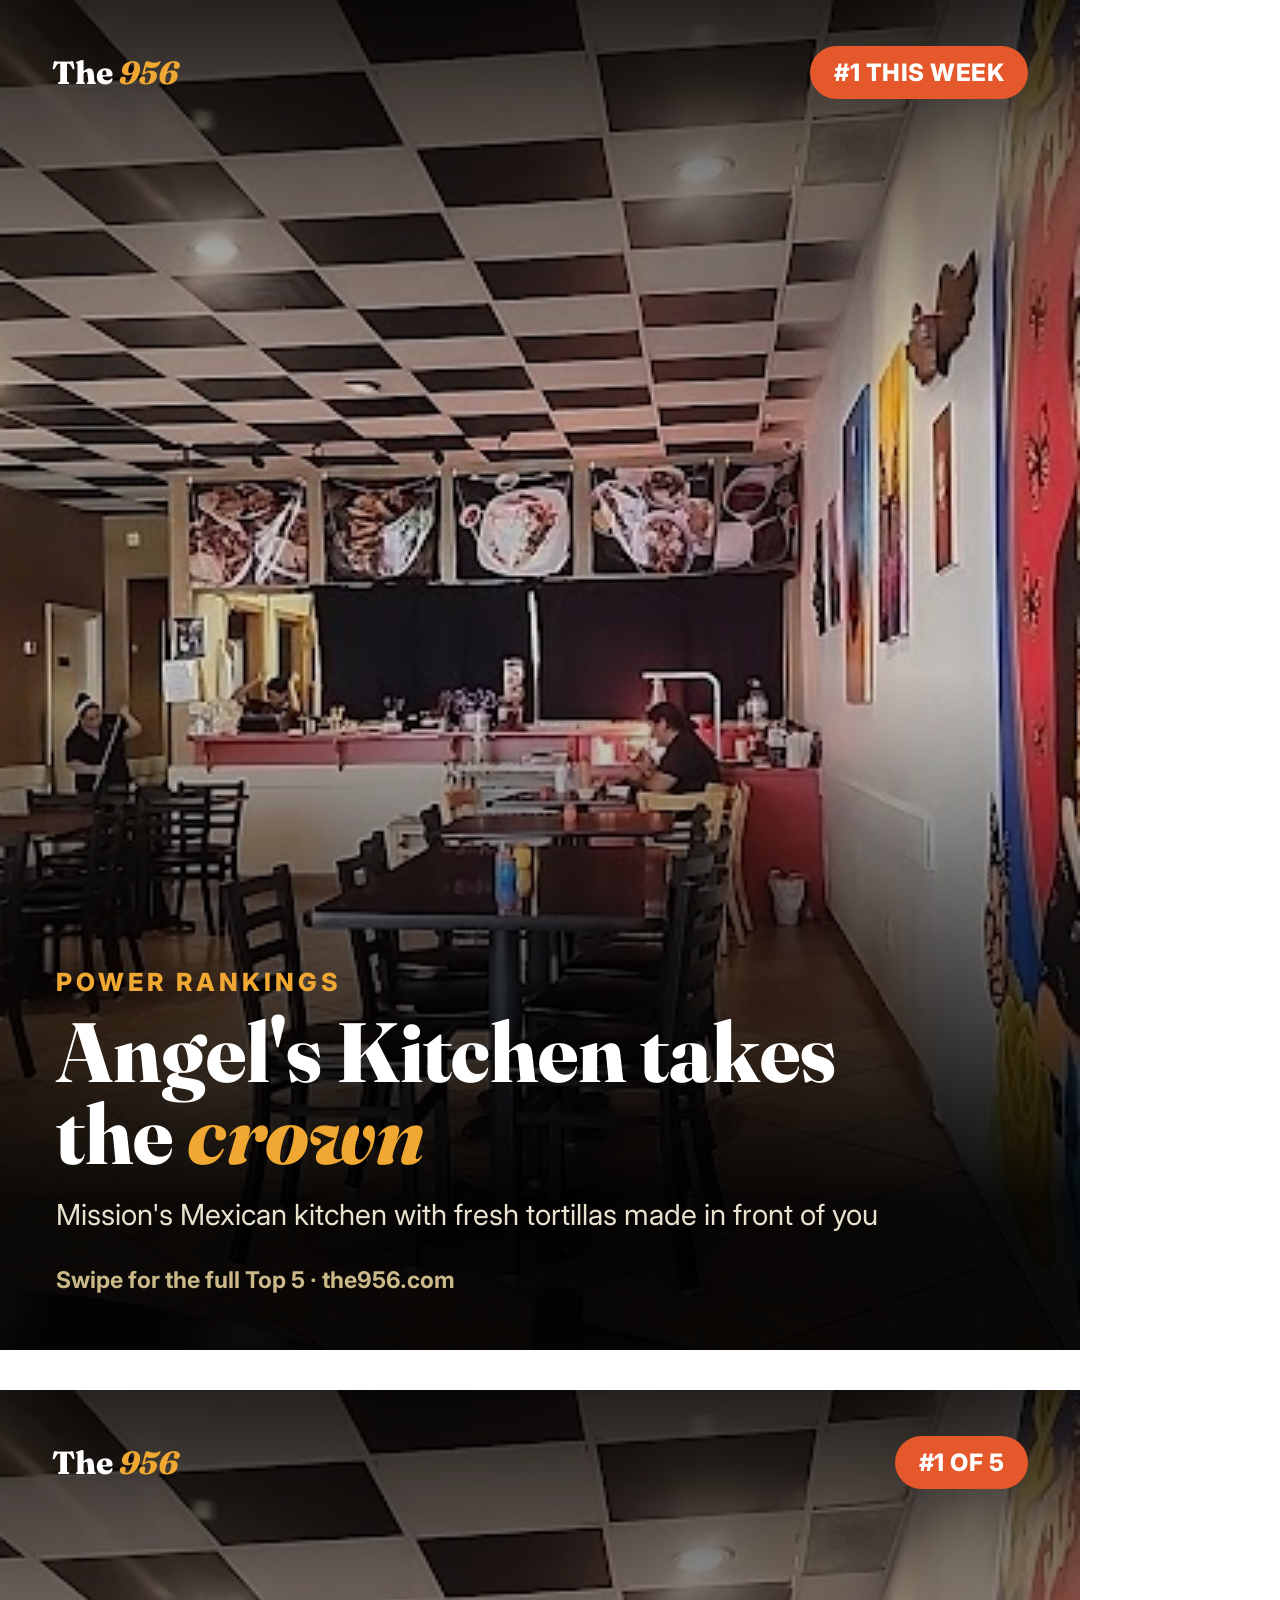
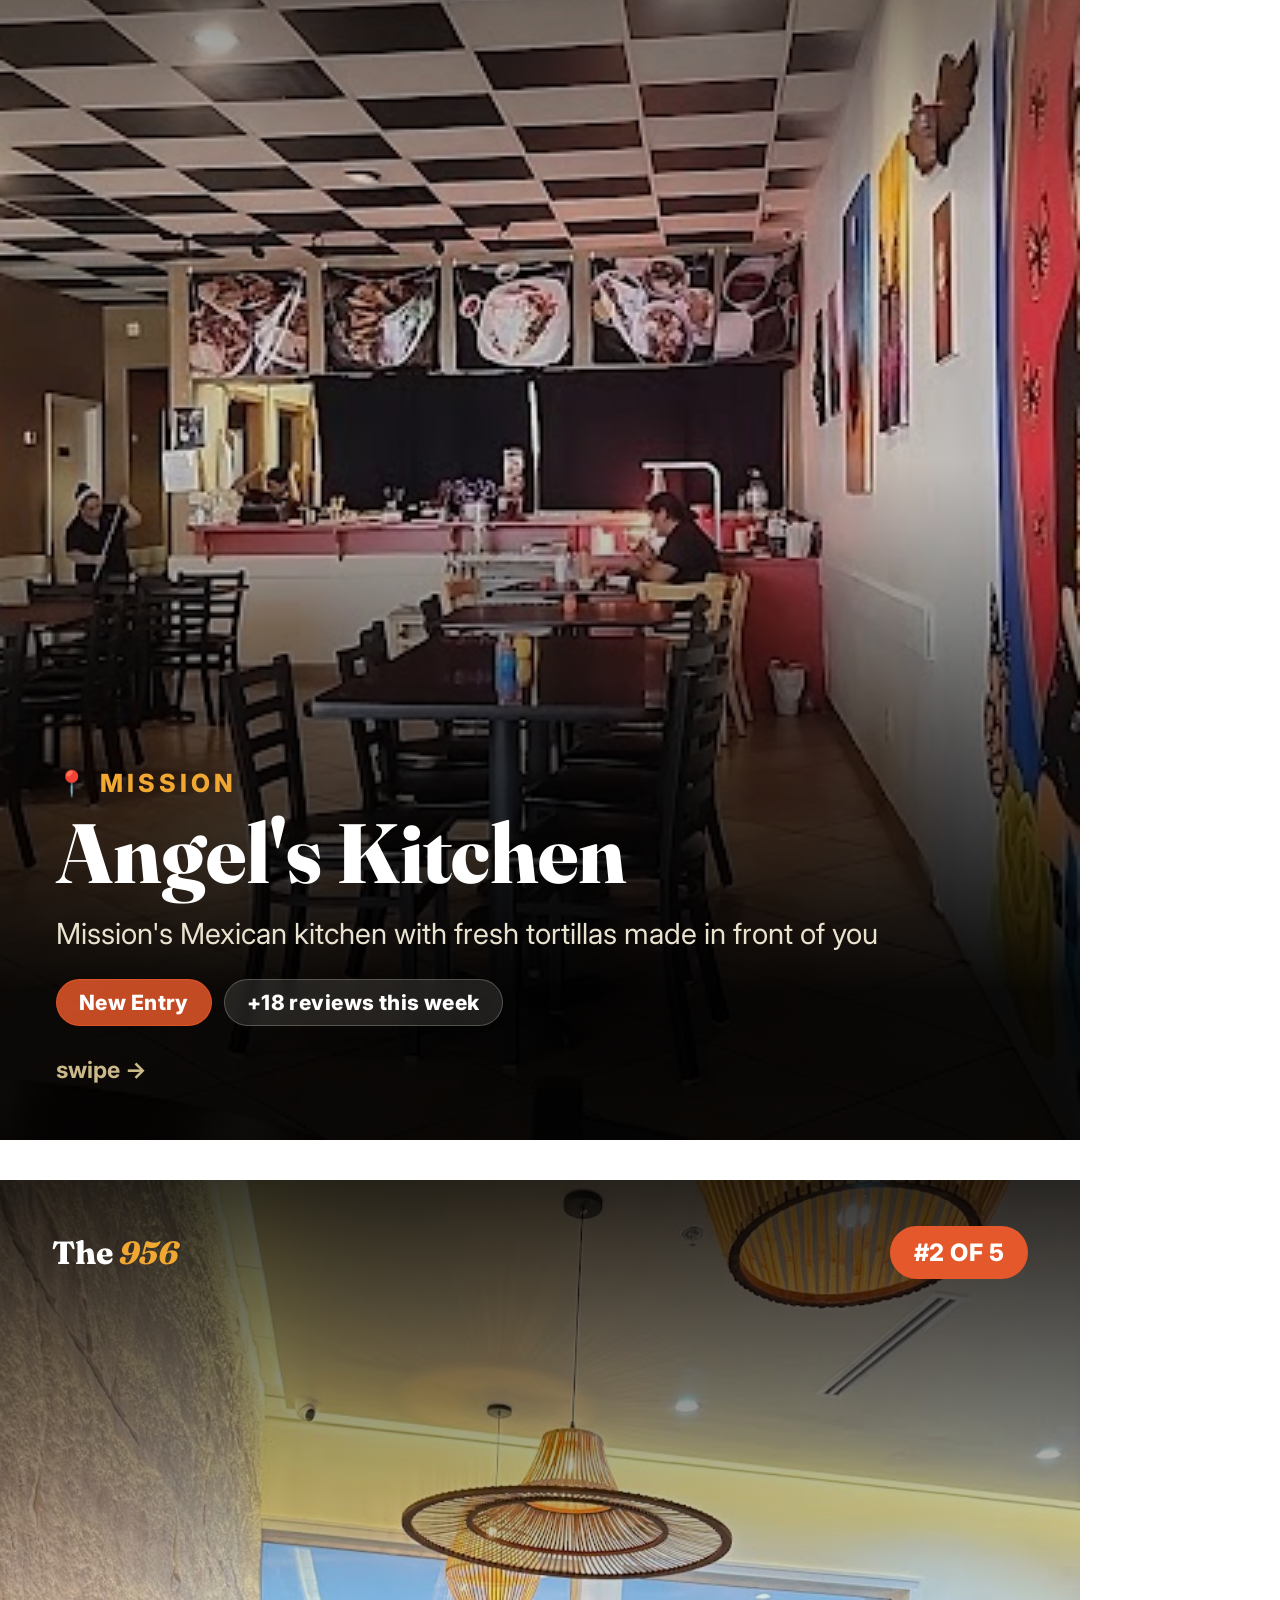
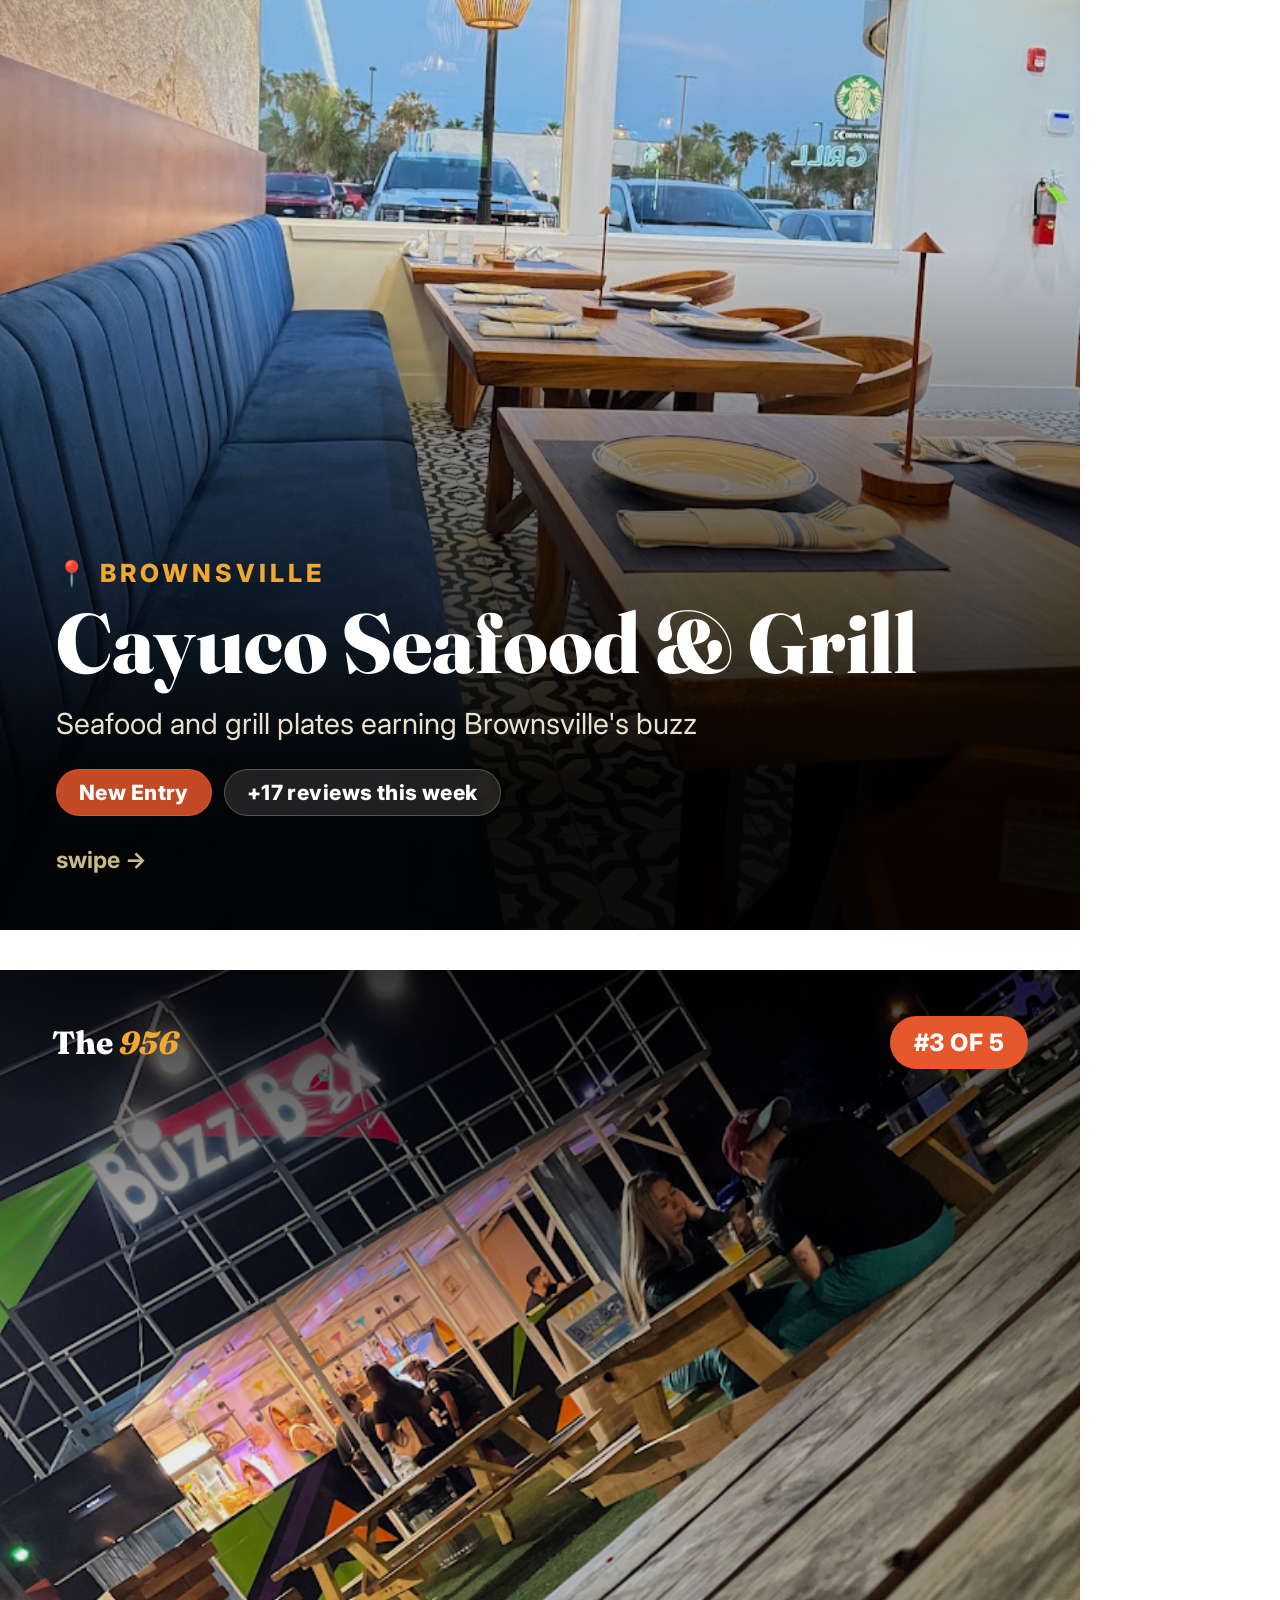
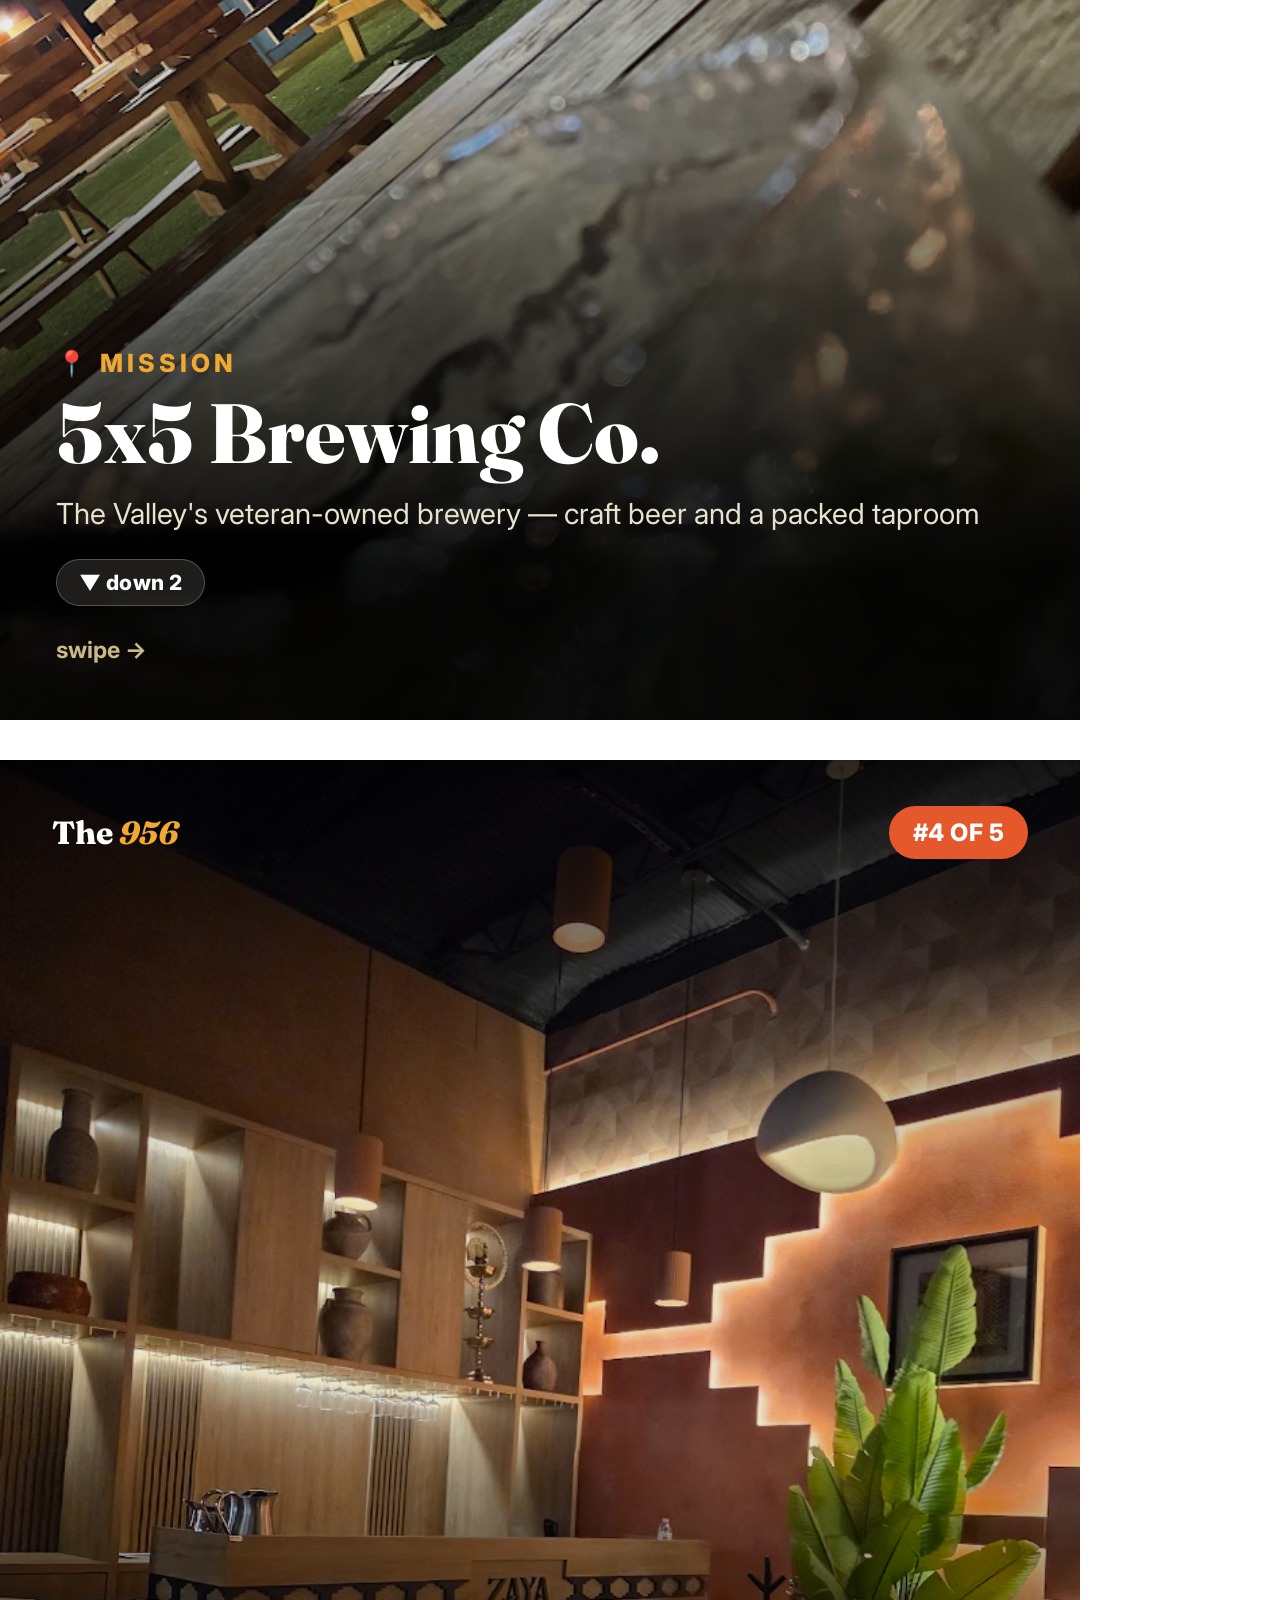
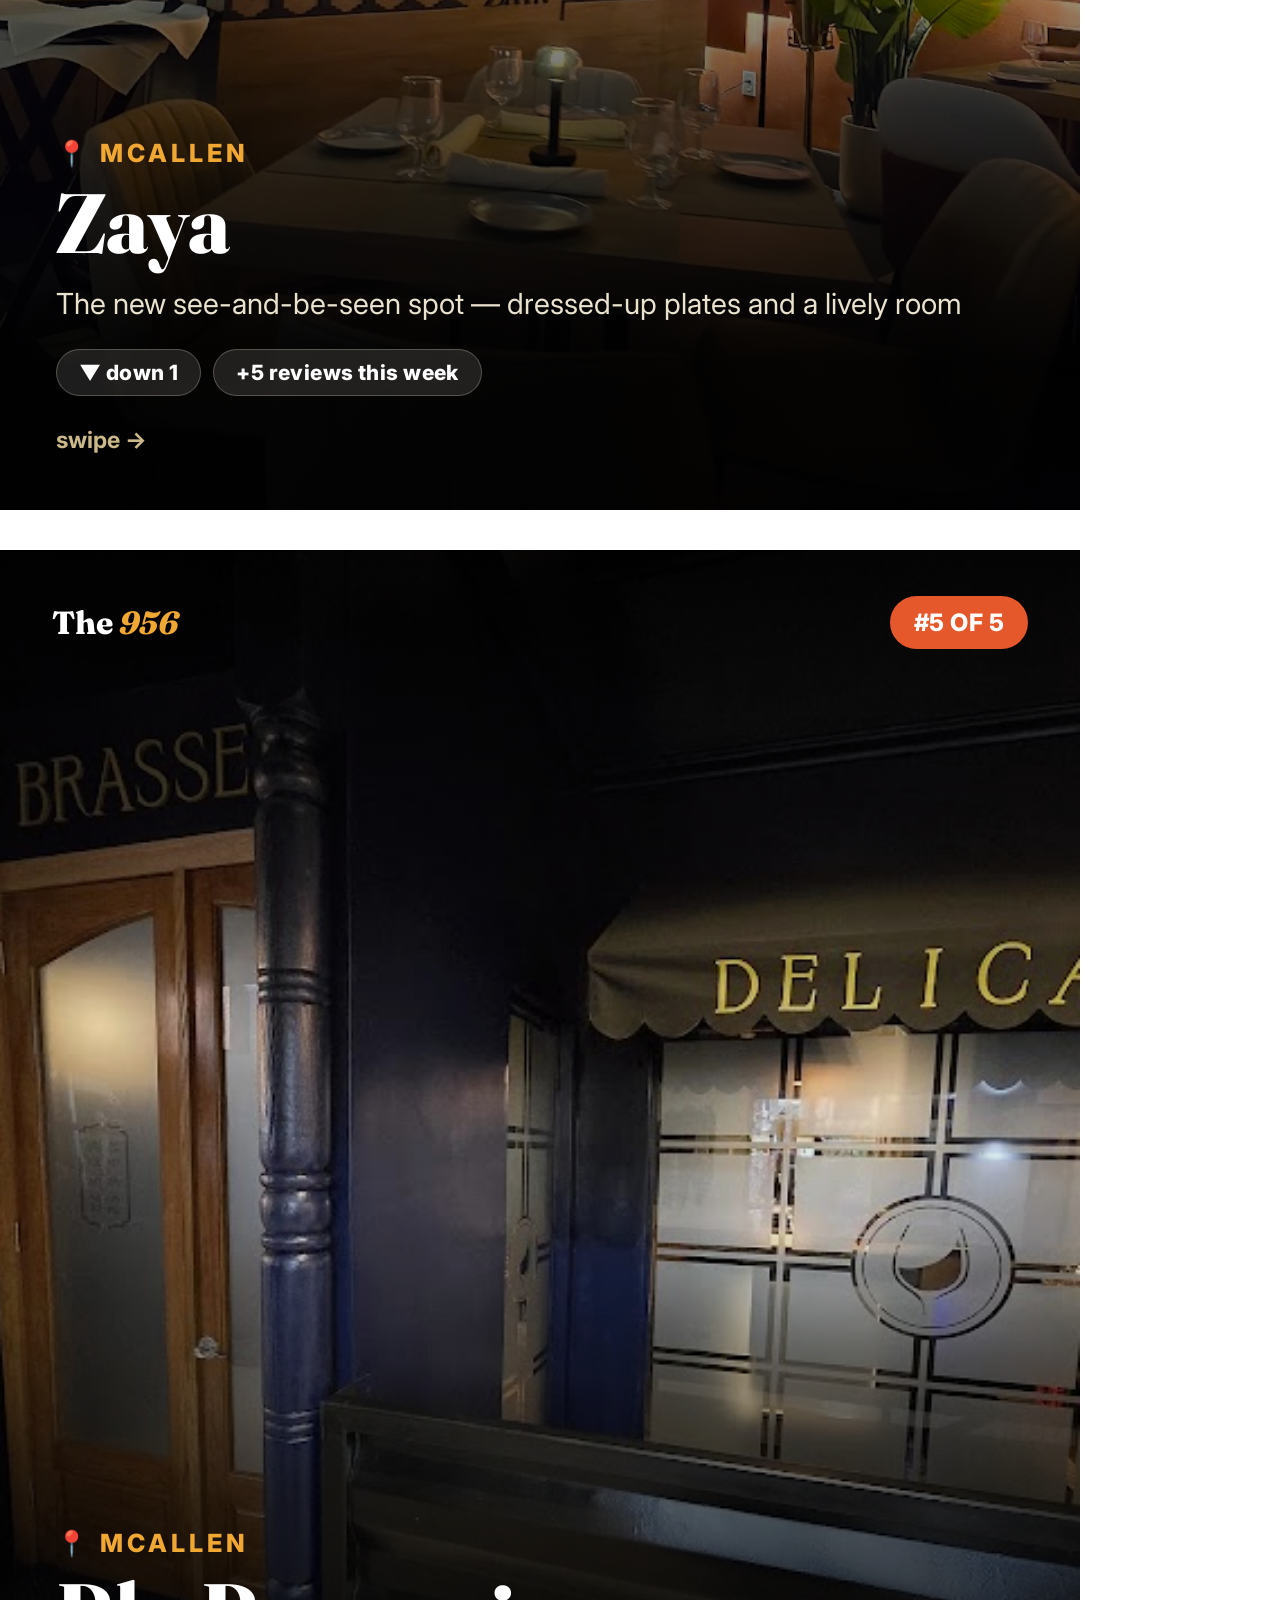
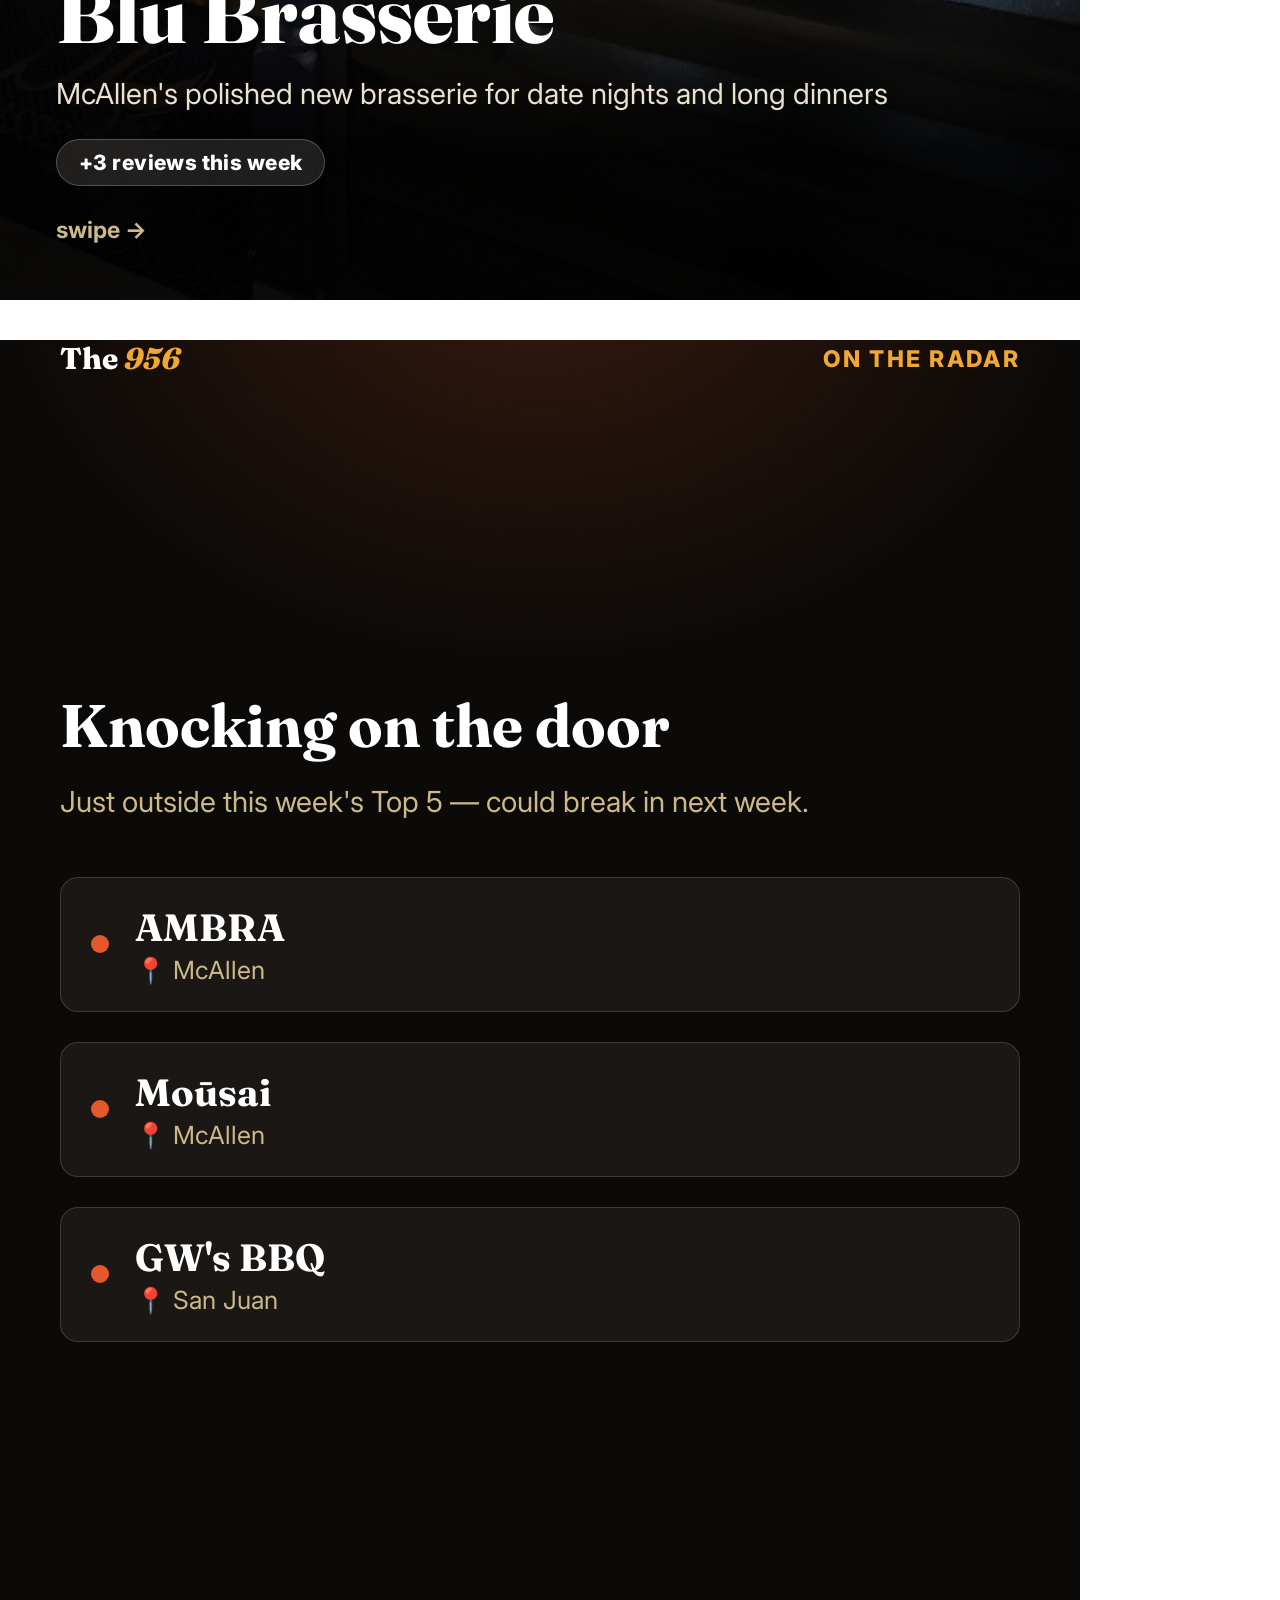
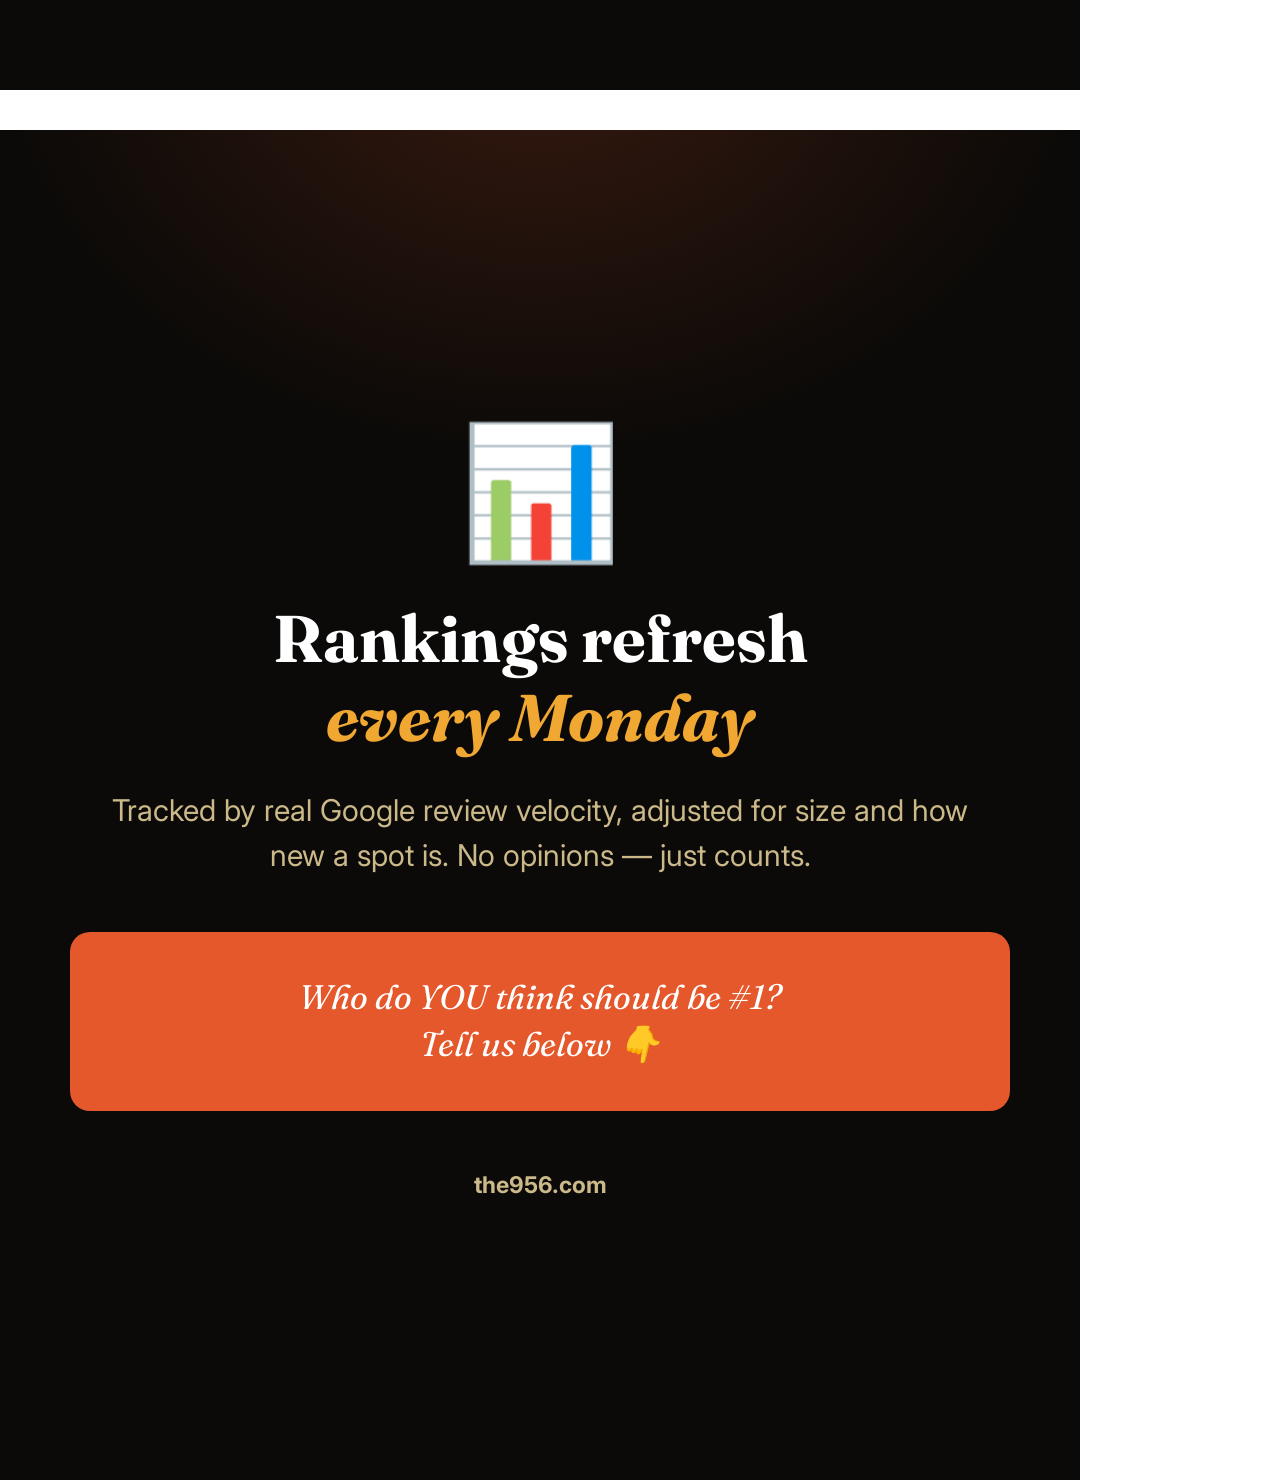
<file: social/rankings-carousel.html>
<!DOCTYPE html>
<html lang="en">
<head>
<meta charset="UTF-8" />
<link href="https://fonts.googleapis.com/css2?family=Fraunces:opsz,wght,SOFT@9..144,300..900,50&family=Inter:wght@400;500;600;700;800&display=swap" rel="stylesheet" />
<style>
  :root {
    --ink: #f4ede0; --ink-soft: #cbb98a; --sunset: #e4582b; --citrus: #f0a832;
    --dark: #0c0a08; --dark-2: #17130f; --line: rgba(244,237,224,0.16);
    --serif: "Fraunces", Georgia, serif; --sans: "Inter", system-ui, sans-serif;
  }
  * { box-sizing: border-box; margin: 0; padding: 0; }
  body { font-family: var(--sans); }
  .slide { width: 1080px; height: 1350px; background: var(--dark); position: relative; overflow: hidden; }
  .slide + .slide { margin-top: 40px; }

  .bg-photo { position: absolute; inset: 0; width: 100%; height: 100%; object-fit: cover; filter: brightness(0.92); }
  .scrim-top { position: absolute; top: 0; left: 0; right: 0; height: 420px; background: linear-gradient(180deg, rgba(0,0,0,0.78) 0%, transparent 100%); }
  .scrim-bot { position: absolute; bottom: 0; left: 0; right: 0; height: 680px; background: linear-gradient(0deg, rgba(0,0,0,0.94) 22%, rgba(0,0,0,0.55) 60%, transparent 100%); }
  .glow-bg { position: absolute; inset: 0; background: radial-gradient(ellipse 900px 700px at 50% -100px, rgba(228,88,43,0.20) 0%, transparent 60%), var(--dark); }

  .top-row { position: absolute; top: 46px; left: 52px; right: 52px; display: flex; justify-content: space-between; align-items: center; z-index: 2; }
  .top-row .brand { font-family: var(--serif); font-weight: 800; font-size: 32px; color: #fff; }
  .top-row .brand em { color: var(--citrus); font-style: italic; }
  .top-row .rankpill { background: var(--sunset); color: #fff; font-weight: 800; font-size: 24px; padding: 12px 24px; border-radius: 999px; letter-spacing: 0.02em; }

  .content { position: absolute; bottom: 56px; left: 56px; right: 56px; z-index: 2; }
  .content .overline { font-size: 25px; font-weight: 800; letter-spacing: 0.16em; color: var(--citrus); text-transform: uppercase; }
  .content h1 { font-family: var(--serif); font-weight: 800; font-size: 84px; line-height: 0.98; color: #fff; margin-top: 14px; }
  .content h1 em { color: var(--citrus); font-style: italic; }
  .content .sub { font-size: 29px; color: #e9e2cf; margin-top: 20px; line-height: 1.4; }
  .content .foot { margin-top: 30px; font-size: 23px; font-weight: 700; color: var(--ink-soft); }

  .badge-row { margin-top: 24px; display: flex; flex-wrap: wrap; gap: 12px; }
  .pill { font-size: 21px; font-weight: 800; letter-spacing: 0.02em; padding: 10px 22px; border-radius: 999px; background: rgba(244,237,224,0.12); color: #fff; border: 1.5px solid rgba(244,237,224,0.25); backdrop-filter: blur(4px); }
  .pill.hot { background: rgba(228,88,43,0.85); border-color: rgba(228,88,43,0.85); }

  /* no-photo slides (radar / cta) */
  .flat { display: flex; flex-direction: column; padding: 70px 60px; }
  .flat .band { display: flex; justify-content: space-between; align-items: center; }
  .flat .band .brand { font-family: var(--serif); font-weight: 800; font-size: 30px; color: #fff; }
  .flat .band .brand em { color: var(--citrus); font-style: italic; }
  .flat .band .tag { font-size: 23px; font-weight: 800; letter-spacing: 0.1em; color: var(--citrus); text-transform: uppercase; }

  .radar-title { font-family: var(--serif); font-weight: 700; font-size: 60px; color: #fff; margin-top: 70px; }
  .radar-sub { font-size: 29px; color: var(--ink-soft); margin-top: 20px; line-height: 1.4; max-width: 880px; }
  .radar-list { margin-top: 54px; display: flex; flex-direction: column; gap: 30px; }
  .radar-item { display: flex; align-items: center; gap: 26px; padding: 26px 30px; background: rgba(244,237,224,0.06); border: 1.5px solid var(--line); border-radius: 18px; }
  .radar-item .dot { width: 18px; height: 18px; border-radius: 50%; background: var(--sunset); flex-shrink: 0; }
  .radar-item .name { font-family: var(--serif); font-weight: 700; font-size: 38px; color: #fff; }
  .radar-item .desc { font-size: 25px; color: var(--ink-soft); margin-top: 4px; }

  .cta-icon { text-align: center; font-size: 130px; margin-top: 90px; }
  .cta-title { text-align: center; font-family: var(--serif); font-weight: 700; font-size: 66px; color: #fff; margin-top: 30px; padding: 0 20px; line-height: 1.2; }
  .cta-title em { color: var(--citrus); font-style: italic; }
  .cta-body { text-align: center; font-size: 30px; color: var(--ink-soft); margin-top: 30px; padding: 0 40px; line-height: 1.5; }
  .cta-prompt { margin: 54px 10px 0; background: var(--sunset); color: #fff; border-radius: 20px; padding: 42px 44px; font-family: var(--serif); font-style: italic; font-size: 34px; text-align: center; line-height: 1.4; }
  .cta-footer { margin-top: auto; text-align: center; font-size: 23px; font-weight: 700; color: var(--ink-soft); }
</style>
</head>
<body>
<script>
(async () => {
  const top = await fetch("../data/top-eats.json", { cache: "no-store" }).then(r => r.json());
  const spots = top.spots;
  const total = spots.length;

  // cover — full-bleed photo of #1
  const s0 = spots[0];
  const cover = document.createElement("div");
  cover.className = "slide";
  cover.id = "slide-0";
  cover.innerHTML = `
    ${s0.photo ? `<img class="bg-photo" src="photos/${s0.photo}" onerror="this.remove()">` : `<div class="glow-bg"></div>`}
    <div class="scrim-top"></div>
    <div class="scrim-bot"></div>
    <div class="top-row">
      <div class="brand">The <em>956</em></div>
      <div class="rankpill">#1 THIS WEEK</div>
    </div>
    <div class="content">
      <div class="overline">Power Rankings</div>
      <h1>${s0.name} takes<br>the <em>crown</em></h1>
      <div class="sub">${s0.known_for}</div>
      <div class="foot">Swipe for the full Top ${total} · the956.com</div>
    </div>
  `;
  document.body.appendChild(cover);

  // one full-bleed slide per ranked spot
  spots.forEach((s, i) => {
    const slide = document.createElement("div");
    slide.className = "slide";
    slide.id = "slide-" + (i + 1);
    const pills = [];
    if (s.moved > 0) pills.push(`<span class="pill hot">▲ up ${s.moved} spot${s.moved === 1 ? "" : "s"}</span>`);
    if (s.moved < 0) pills.push(`<span class="pill">▼ down ${-s.moved}</span>`);
    if ((s.badges || []).includes("new_entry")) pills.push(`<span class="pill hot">New Entry</span>`);
    if ((s.badges || []).includes("biggest_mover")) pills.push(`<span class="pill hot">Biggest Mover</span>`);
    if (s.rank === 1 && s.streak_weeks > 1) pills.push(`<span class="pill">🔥 ${s.streak_weeks} weeks at #1</span>`);
    if (s.review_delta) pills.push(`<span class="pill">+${s.review_delta} review${s.review_delta === 1 ? "" : "s"} this week</span>`);
    slide.innerHTML = `
      ${s.photo ? `<img class="bg-photo" src="photos/${s.photo}" onerror="this.remove()">` : `<div class="glow-bg"></div>`}
      <div class="scrim-top"></div>
      <div class="scrim-bot"></div>
      <div class="top-row">
        <div class="brand">The <em>956</em></div>
        <div class="rankpill">#${s.rank} OF ${total}</div>
      </div>
      <div class="content">
        <div class="overline">📍 ${s.city}</div>
        <h1>${s.name}</h1>
        <div class="sub">${s.known_for}</div>
        ${pills.length ? `<div class="badge-row">${pills.join("")}</div>` : ""}
        <div class="foot">swipe →</div>
      </div>
    `;
    document.body.appendChild(slide);
  });

  if ((top.bubble || []).length) {
    const radar = document.createElement("div");
    radar.className = "slide flat";
    radar.id = "slide-" + (total + 1);
    radar.innerHTML = `
      <div class="glow-bg" style="position:absolute;"></div>
      <div style="position:relative;z-index:2;display:flex;flex-direction:column;height:100%;justify-content:center;">
        <div class="band" style="position:absolute;top:-70px;left:0;right:0;"><div class="brand">The <em>956</em></div><div class="tag">On the radar</div></div>
        <div class="radar-title" style="margin-top:0;">Knocking on the door</div>
        <div class="radar-sub">Just outside this week's Top ${total} — could break in next week.</div>
        <div class="radar-list">
          ${top.bubble.map(b => `<div class="radar-item"><div class="dot"></div><div><div class="name">${b.name}</div><div class="desc">📍 ${b.city}</div></div></div>`).join("")}
        </div>
      </div>
    `;
    document.body.appendChild(radar);
  }

  const cta = document.createElement("div");
  cta.className = "slide flat";
  cta.id = "slide-" + (total + 2);
  cta.innerHTML = `
    <div class="glow-bg" style="position:absolute;"></div>
    <div style="position:relative;z-index:2;display:flex;flex-direction:column;height:100%;justify-content:center;">
      <div class="cta-icon" style="margin-top:0;">📊</div>
      <div class="cta-title">Rankings refresh<br><em>every Monday</em></div>
      <div class="cta-body">Tracked by real Google review velocity, adjusted for size and how new a spot is. No opinions — just counts.</div>
      <div class="cta-prompt">Who do YOU think should be #1?<br>Tell us below 👇</div>
      <div class="cta-footer" style="margin-top:60px;">the956.com</div>
    </div>
  `;
  document.body.appendChild(cta);

  const only = new URLSearchParams(location.search).get("slide");
  if (only !== null) {
    document.querySelectorAll(".slide").forEach((s) => {
      s.style.display = s.id === "slide-" + only ? "block" : "none";
      s.style.margin = "0";
    });
  }
})();
</script>
</body>
</html>
</file>
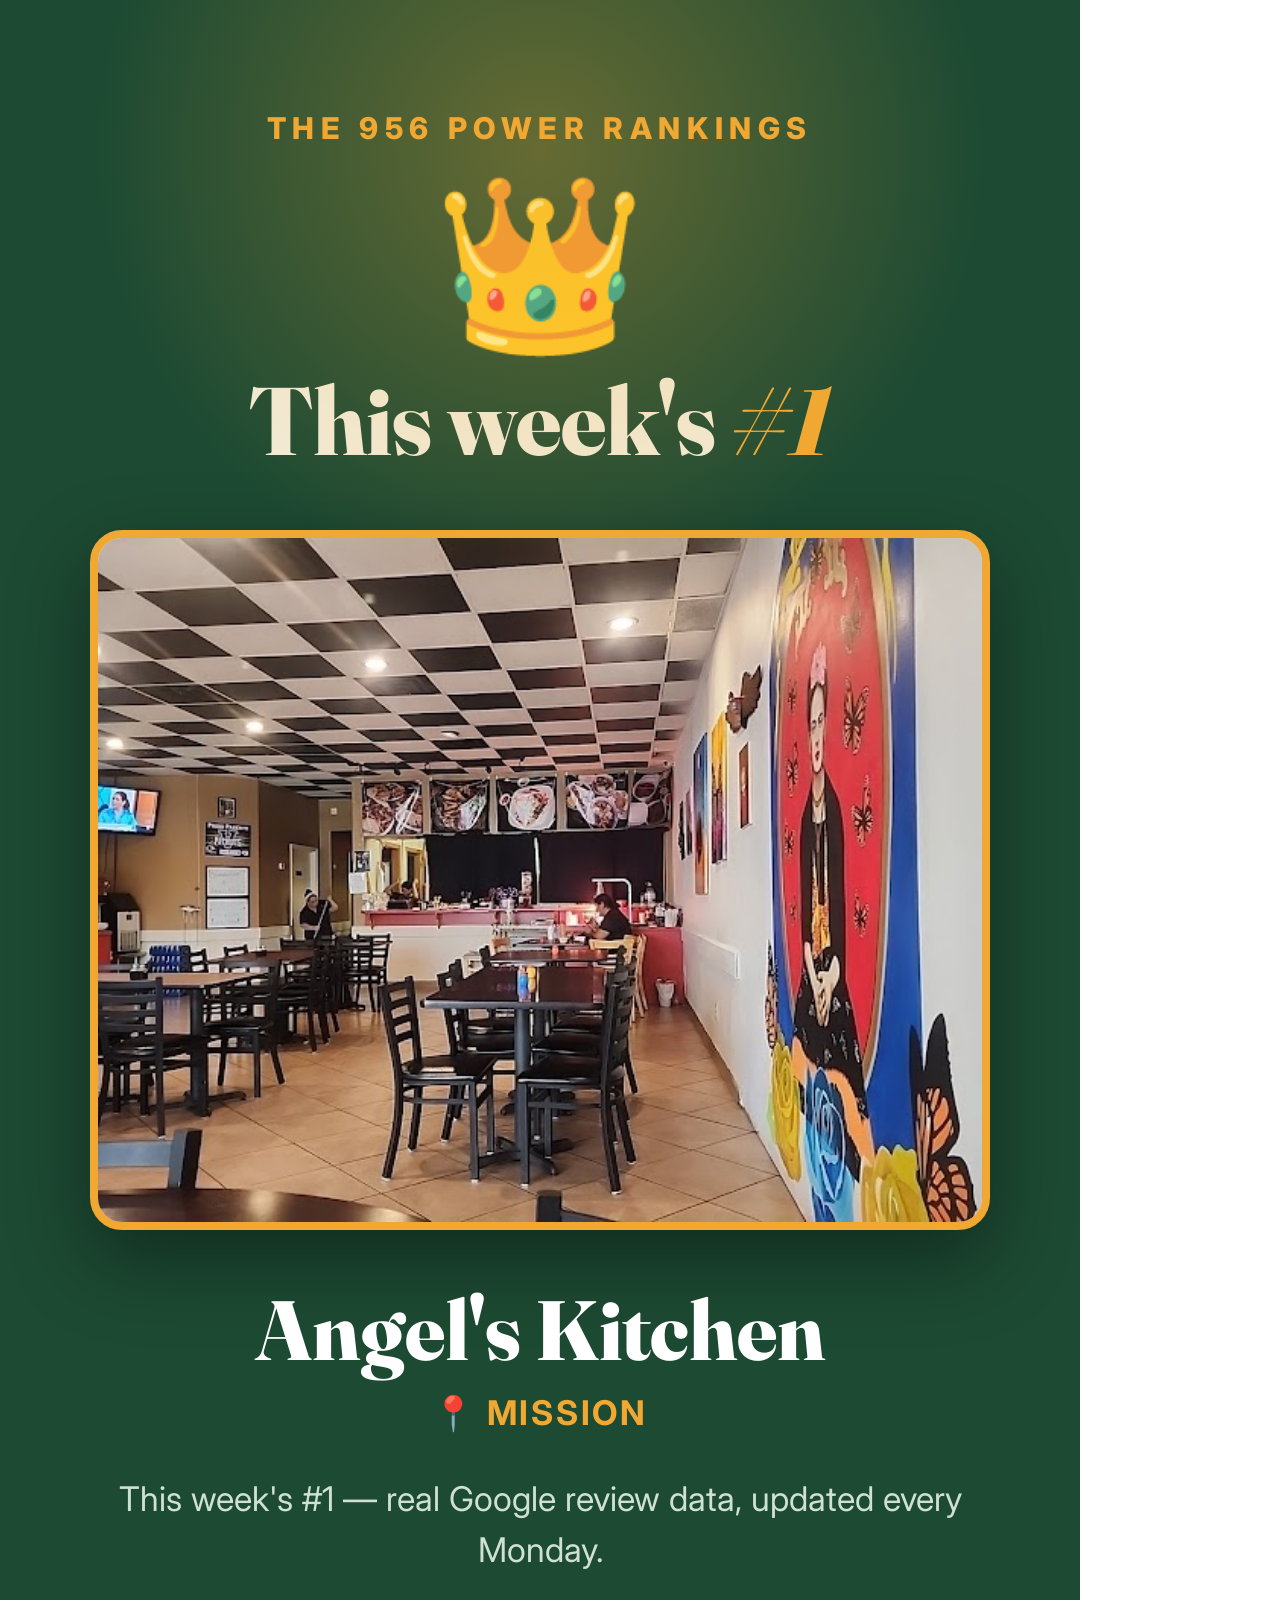
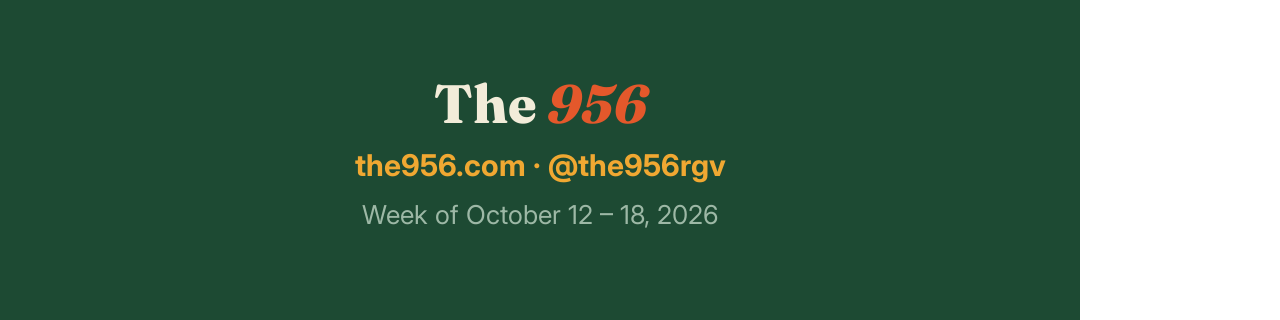
<file: social/winner-story.html>
<!DOCTYPE html>
<html lang="en">
<head>
<meta charset="UTF-8" />
<link href="https://fonts.googleapis.com/css2?family=Fraunces:opsz,wght,SOFT@9..144,300..900,50&family=Inter:wght@400;500;600;700;800&display=swap" rel="stylesheet" />
<style>
  :root {
    --paper: #fdf8ee; --paper-2: #f7efdd; --ink: #22301f; --ink-soft: #5a6653;
    --sunset: #e4582b; --sunset-deep: #c2431c; --citrus: #f0a832;
    --palm: #2e6e4e; --palm-deep: #1d4a33; --card: #fffdf7; --line: #e4d9c2;
    --serif: "Fraunces", Georgia, serif; --sans: "Inter", system-ui, sans-serif;
  }
  * { box-sizing: border-box; margin: 0; padding: 0; }
  body { font-family: var(--sans); }
  /* Instagram/Facebook story size */
  .story {
    width: 1080px; height: 1920px;
    background: var(--palm-deep);
    display: flex; flex-direction: column;
    position: relative; overflow: hidden;
  }
  .glow {
    position: absolute; top: -300px; left: 50%; transform: translateX(-50%);
    width: 900px; height: 900px; border-radius: 50%;
    background: radial-gradient(circle, rgba(240,168,50,0.35) 0%, rgba(240,168,50,0) 70%);
  }
  .overline { text-align: center; margin-top: 110px; font-size: 30px; font-weight: 800; letter-spacing: 0.22em; text-transform: uppercase; color: var(--citrus); }
  .crown { text-align: center; font-size: 170px; margin-top: 30px; line-height: 1; }
  .headline { text-align: center; font-family: var(--serif); font-weight: 800; font-size: 96px; line-height: 1.02; color: #f2ecd9; margin-top: 26px; padding: 0 70px; }
  .headline em { color: var(--citrus); font-style: italic; }
  .photo-frame {
    margin: 60px 90px 0; height: 700px; border-radius: 32px; overflow: hidden;
    border: 8px solid var(--citrus); box-shadow: 0 30px 80px rgba(0,0,0,0.4);
    background: var(--paper-2);
  }
  .photo-frame img { width: 100%; height: 100%; object-fit: cover; display: block; }
  .spot-name { text-align: center; font-family: var(--serif); font-weight: 800; font-size: 84px; line-height: 1.05; color: #fff; margin-top: 56px; padding: 0 60px; }
  .spot-city { text-align: center; font-size: 34px; font-weight: 700; letter-spacing: 0.08em; text-transform: uppercase; color: var(--citrus); margin-top: 18px; }
  .context { text-align: center; font-size: 34px; color: #cfe0d4; margin-top: 40px; padding: 0 110px; line-height: 1.5; }
  .footer { margin-top: auto; padding-bottom: 90px; text-align: center; }
  .footer .brand { font-family: var(--serif); font-weight: 800; font-size: 54px; color: #f2ecd9; }
  .footer .brand em { color: var(--sunset); font-style: italic; }
  .footer .site { font-size: 30px; font-weight: 700; color: var(--citrus); margin-top: 10px; }
  .footer .week { font-size: 26px; color: #9db8a6; margin-top: 16px; }
</style>
</head>
<body>
<script>
// Winner story graphic — 1080x1920, made to be SENT TO the winning
// restaurant so they repost it to their own audience (the growth loop).
// ?type=rankings (default) uses top-eats.json #1; ?type=category uses
// category.json #1 (only when status is "ranked").
(async () => {
  const type = new URLSearchParams(location.search).get("type") || "rankings";
  const meta = await fetch("../data/meta.json", { cache: "no-store" }).then(r => r.json());

  let overline, spot, context;
  if (type === "category") {
    const cat = await fetch("../data/category.json", { cache: "no-store" }).then(r => r.json());
    if (cat.status !== "ranked") { document.body.innerHTML = "<p>Category not ranked yet.</p>"; return; }
    spot = cat.spots.find(s => s.rank === 1);
    overline = cat.title;
    context = (spot.streak_weeks > 1)
      ? `${spot.streak_weeks} straight weeks on top — tracked by real local buzz data, no opinions.`
      : "Ranked #1 by real local buzz data — no opinions, no favorites.";
  } else {
    const eats = await fetch("../data/top-eats.json", { cache: "no-store" }).then(r => r.json());
    spot = eats.spots.find(s => s.rank === 1);
    overline = "The 956 Power Rankings";
    context = (spot.streak_weeks > 1)
      ? `${spot.streak_weeks} straight weeks at #1 — real Google review data, updated every Monday.`
      : "This week's #1 — real Google review data, updated every Monday.";
  }

  const photoTag = spot.photo
    ? `<div class="photo-frame"><img src="photos/${spot.photo}" onerror="this.parentElement.remove()"></div>` : "";

  document.body.innerHTML = `
    <div class="story">
      <div class="glow"></div>
      <div class="overline">${overline}</div>
      <div class="crown">👑</div>
      <div class="headline">This week's <em>#1</em></div>
      ${photoTag}
      <div class="spot-name">${spot.name}</div>
      <div class="spot-city">📍 ${spot.display_city || spot.city}</div>
      <div class="context">${context}</div>
      <div class="footer">
        <div class="brand">The <em>956</em></div>
        <div class="site">the956.com · @the956rgv</div>
        <div class="week">Week of ${meta.week_of}</div>
      </div>
    </div>`;
})();
</script>
</body>
</html>
</file>
